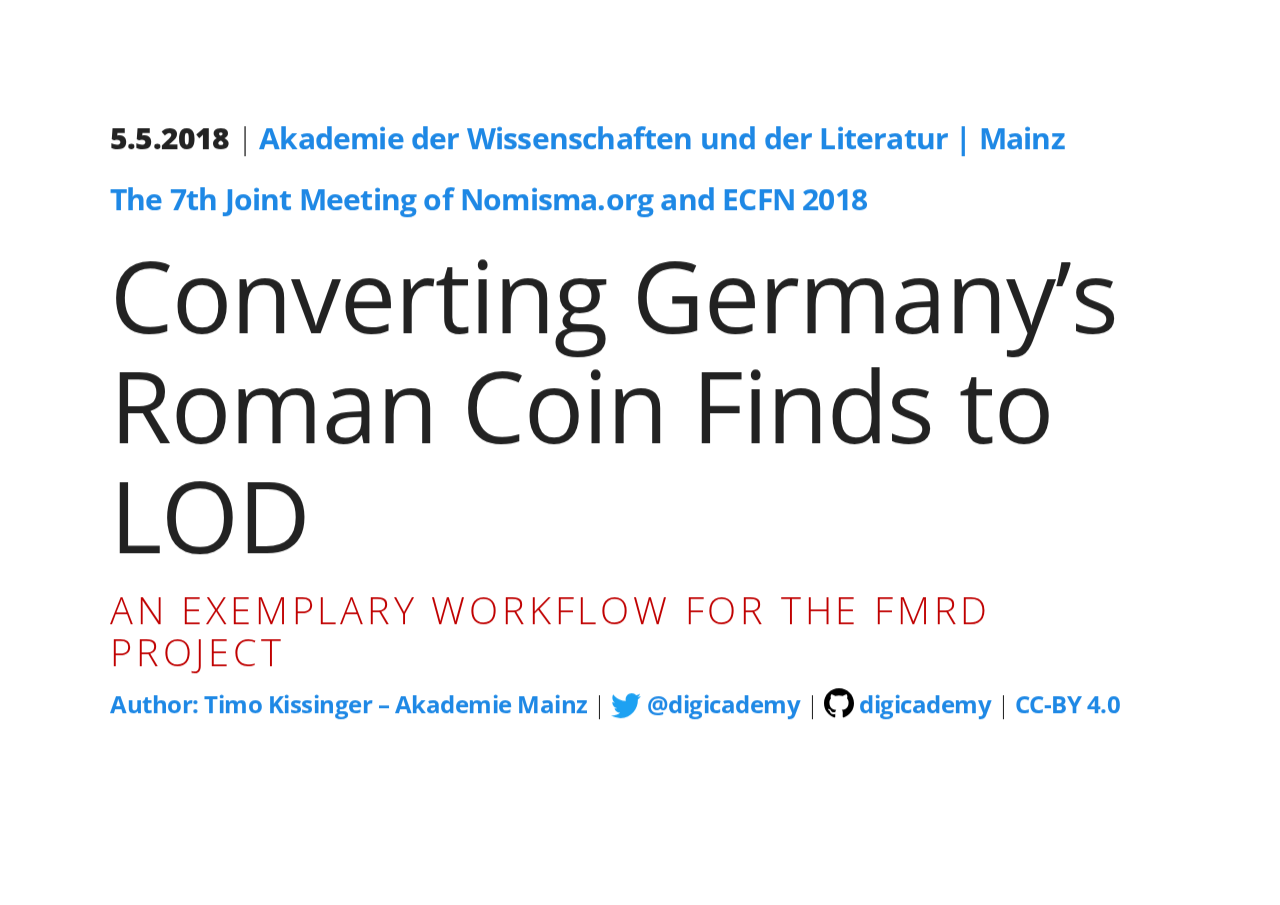
<file: index.html>
<!DOCTYPE html>
<html>
    <head>
        <title>Converting Germany’s Roman Coin Finds to LOD – an exemplary workflow for the FMRD project</title>

        <!-- meta information -->
        <meta name="author" content="AUTHOR" />
        <meta charset="utf-8" />
        <meta name="viewport" content="width=1024" />
        <meta name="apple-mobile-web-app-capable" content="yes" />

        <!-- favicons -->
        <link rel="shortcut icon" href="resources/img/favicon.png" />
        <link rel="apple-touch-icon" href="resources/img/apple-touch-icon.png" />

        <!-- CSS reset and grid -->
        <link href="vendor/normalize/normalize-4.1.1.css" rel="stylesheet" />
        <link href="vendor/skeleton/skeleton-2.0.4.css" rel="stylesheet" />

        <!-- fonts -->
        <link
            href="https://fonts.googleapis.com/css?family=Open+Sans:400,700,600,600italic,400italic,700italic,800,800italic&amp;subset=latin,latin-ext"
            rel="stylesheet" type="text/css" />

        <!-- presentation styles -->
        <link href="resources/css/style.css" rel="stylesheet" />

        <!-- other libraries -->

        <!-- chartist.js -->
        <link rel="stylesheet" href="vendor/chartist/chartist.min-0.9.7.css" />

        <!-- codemirror -->
        <link rel="stylesheet" href="vendor/codemirror/lib/codemirror.css" />
        <link rel="stylesheet" href="resources/css/codemirror-sparql.css" />

        <!-- highlight.js -->
        <link rel="stylesheet" href="vendor/highlight/styles/default.css" />

        <!-- magnific popup -->
        <link rel="stylesheet" href="vendor/magnific-popup/magnific-popup-1.1.0.css" />

        <!-- js libs that need to be in head -->

        <!-- greuler -->
        <script src="vendor/d3/d3-3.5.6.js"></script>
        <script src="vendor/cola/cola.v3.min.js"></script>
        <script src="vendor/greuler/greuler-0.5.5.min.js"></script>

        <!-- html5 dataset shim for IE -->
        <script src="vendor/impress/html5-dataset.js" type="text/javascript"></script>
    </head>

    <body>
        <div class="fallback-message">
            <p> Your browser <strong>doesn't support the features required</strong> by
                impress.mod.js, so you are presented with a simplified version of this presentation. </p>
            <p> For the best experience please use the latest <strong>Chrome</strong>,
                    <strong>Safari</strong> or <strong>Firefox</strong> browser. </p>
        </div>
        <div id="impress">
            <div class="step">
                <h4><strong>5.5.2018</strong> | <a href="http://www.adwmainz.de/startseite.html">Akademie der Wissenschaften und der Literatur | Mainz</a></h4>
                <script>
</script>
                <h4><strong><a href="http://www.museuprehistoriavalencia.es/web_mupreva/actividades/664/en">The 7th Joint Meeting of Nomisma.org and ECFN 2018</a></strong></h4>
                <h1 class="down-100">Converting Germany’s Roman Coin Finds to LOD</h1>
                <h2 class="red up-25">an exemplary workflow for the FMRD project</h2>
                <h5>
                    <strong><a href="http://www.adwmainz.de/mitarbeiterinnen/profil/timo-kissinger.html">Author: Timo
                        Kissinger – Akademie Mainz</a></strong> | 
                    <img src="resources/img/Twitter_bird_logo_2012.svg" alt="Twitter" class="twitter-icon" />
                    <a href="https://twitter.com/digicademy" title="Digital Academy on Twitter">@digicademy</a> |
                    <img src="resources/img/Octicons-mark-github.svg" alt="Twitter" class="gh-icon" />
                    <a href="https://github.com/digicademy/" title="Digital Academy on GitHub">digicademy</a> |
                    <a href="https://creativecommons.org/licenses/by/4.0/">CC-BY 4.0</a>
                </h5>
            </div>
            <div class="step">
                <h2>Workflow</h2>
                <div class="mfp-lightbox">
                    <a href="resources\img\uebersicht.png">
                        <img src="resources\img\uebersicht.png" alt="Workflow" />
                    </a>
                </div>
            </div>
            <div class="step">
                <h2>The FMRD project</h2>
                <ul>
                    <li>„Fundmünzen der Römischen Zeit in Deutschland“ (FMRD) was created in 1953 to record all Roman coins found in Germany</li>
                    <li>first Volume published 1960</li>
                    <li>from 1986 funded by the Academy of Sciences and Literature | Mainz</li>
                    <li>completed in 2009</li>
                    <li>the volumes are a rich archaeological and numismatic resource</li>
                </ul>
            </div>
            <div class="step">
                <h2>PDF</h2>
                <div class="mfp-lightbox">
                    <a href="resources\img\uebersicht1.png">
                        <img src="resources\img\uebersicht1.png" alt="PDF" />
                    </a>
                </div>
            </div>
            <div class="step">
                <h2>PDF</h2>
                <div class="mfp-lightbox">
                    <a href="resources\img\ScreenshotPDF_Galba.png">
                        <img src="resources\img\ScreenshotPDF_Galba.png" alt="PDF" />
                    </a>
                </div>
            </div>
            <div class="step">
                <h2>XML</h2>
                <div class="mfp-lightbox">
                    <a href="resources\img\uebersicht2.png.png">
                        <img src="resources\img\uebersicht2.png" alt="XML" />
                    </a>
                </div>
            </div>
            <div class="step">
                <h2>XML</h2>
                <div class="mfp-lightbox">
                    <a href="resources\img\ScreenshotXML_extrahiertGezoomt.jpg">
                        <img src="resources\img\ScreenshotXML_extrahiertGezoomt.jpg" alt="XML"
                            style="width: auto; height: 600px;" />
                    </a>
                </div>
            </div>
            <div class="step">
                <h2>CSV</h2>
                <div class="mfp-lightbox">
                    <a href="resources\img\uebersicht3.png">
                        <img src="resources\img\uebersicht3.png" alt="CSV" />
                    </a>
                </div>
            </div>
            <div class="step">
                <h2>CSV</h2>
                <div class="mfp-lightbox">
                    <a href="resources\img\ScreenshotCSVGezoomt.jpg">
                        <img src="resources\img\ScreenshotCSVGezoomt.jpg" alt="CSV" />
                    </a>
                </div>
            </div>
            <div class="step">
                <h2>compliant TEI/XML</h2>
                <div class="mfp-lightbox">
                    <a href="resources\img\uebersicht4.png">
                        <img src="resources\img\uebersicht4.png" alt="compliant TEI/XML"
                         />
                    </a>
                </div>
            </div>
            <div class="step">
                <h2>compliant TEI/XML</h2>
                <div class="mfp-lightbox">
                    <a href="resources\img\ScreenshotXML_fertigGezoomt.jpg">
                        <img src="resources\img\ScreenshotXML_fertigGezoomt.jpg"
                            alt="compliant TEI/XML" />
                    </a>
                </div>
            </div>
            <div class="step">
                <h2>LOD Model</h2>
                <div class="mfp-lightbox">
                    <a href="resources\img\uebersicht5.png">
                        <img src="resources\img\uebersicht5.png" alt="LOD Model" />
                    </a>
                </div>
            </div>
            <div class="step">
                <h2>LOD Model</h2>
                <div class="mfp-lightbox">
                    <a href="resources\img\ScreenshotNomismaOnt.jpg">
                        <img src="resources\img\ScreenshotNomismaOnt.jpg" alt="LOD Model" />
                    </a>
                </div>
            </div>
            <div class="step">
                <h2>XTriples / RDF</h2>
                <div class="mfp-lightbox">
                    <a href="resources\img\uebersicht6.png">
                        <img src="resources\img\uebersicht6.png" alt="XTriples / RDF" />
                    </a>
                </div>
            </div>
            <div class="step">
                <h2>XTriples / RDF</h2>
                <div class="mfp-lightbox">
                    <a href="resources\img\ScreenshotXTriplesMitStatement.jpg">
                        <img src="resources\img\ScreenshotXTriplesMitStatement.jpg" alt="XTriples / RDF" />
                    </a>
                </div>
            </div>
            <div class="step">
                <h2>rdf4j Triple Store</h2>
                <div class="mfp-lightbox">
                    <a href="resources\img\uebersicht7.png">
                        <img src="resources\img\uebersicht7.png" alt="rdf4j Triple Store"
                         />
                    </a>
                </div>
            </div>
            <div class="step">
                <h2>rdf4j Triple Store</h2>
                <div class="mfp-lightbox">
                    <a href="resources\img\ScreenshotRdf4jErgebnisGezoomed.jpg">
                        <img src="resources\img\ScreenshotRdf4jErgebnisGezoomed.jpg"
                            alt="rdf4j Triple Store" style="width: auto; height: 800px;" />
                    </a>
                </div>
            </div>
            <div class="step">
                <h2>Visualization with sgvizler and analysis</h2>
                <div class="mfp-lightbox">
                    <a href="resources\img\uebersicht8.png">
                        <img src="resources\img\uebersicht8.png"
                            alt="Visualization with sgvizler and analysis" />
                    </a>
                </div>
            </div>
            <div class="step">
                <div class="mfp-lightbox">
                    <a href="resources\img\ScreenshotRdf4jSparqlGezoomt.jpg">
                        <img src="resources\img\ScreenshotRdf4jSparqlGezoomt.jpg"
                            alt="Visualization with sgvizler and analysis" />
                    </a>
                </div>
            </div>
            <div class="step">
                <div class="mfp-lightbox">
                    <a href="resources\img\firstCentBC.jpg">
                        <img src="resources\img\firstCentBC.jpg"
                            alt="Visualization with sgvizler and analysis" />
                    </a>
                </div>
            </div>
            <div class="step">
                <div class="mfp-lightbox">
                    <a href="resources\img\firstAndSecondCent.jpg">
                        <img src="resources\img\firstAndSecondCent.jpg"
                            alt="Visualization with sgvizler and analysis" />
                    </a>
                </div>
            </div>
            <div class="step">
                <div class="mfp-lightbox">
                    <a href="resources\img\thirdAndfourthCen.jpg">
                        <img src="resources\img\thirdAndfourthCen.jpg"
                            alt="Visualization with sgvizler and analysis" />
                    </a>
                </div>
            </div>
            <div class="step">
                <div class="mfp-lightbox">
                    <a href="resources\img\fifthCen.jpg">
                        <img src="resources\img\fifthCen.jpg"
                            alt="Visualization with sgvizler and analysis" />
                    </a>
                </div>
            </div>
            <div class="step">
                <div class="centered">
                    <h1>F I N I S</h1>
                    <h2>Thank you</h2>
                </div>
            </div>
            <div class="step">
                <h2>Literature &amp; Software</h2>
                <h4>Literature and Links</h4>
                <ul class="small pull-up">
                    <li>
                        <a href="https://collections.museumvictoria.com.au/items/73035">Coin of
                            Galba</a>
                    </li>
                    <li>
                        <a href="http://nomisma.org/datasets">KENOM data set from nomisma.org (CC BY-NC-ND 4.0)</a>
                    </li>
                    <li>
                        <a
                            href="http://www.adwmainz.de/projekte/fundmuenzen-der-antike-fda/publikationen/fmrd/fmrd-iv-32-stadt-trier-die-sog-roemerbauten-3003-3020.html"
                            >M. Radnoti-Alföldi, Die Fundmünzen der römischen Zeit in Deutschland IV
                            3/2. Stadt und Reg.-Bez. Trier. Die Sog. Römerbauten (Mainz 2006).</a>
                    </li>
                    <li>
                        <a href="http://nomisma.org/">nomisma.org</a>
                    </li>
                    <li>
                        <a href="http://rdf4j.org/">rdf4j</a>
                    </li>
                    <li>
                        <a href="http://mgskjaeveland.github.io/sgvizler/">sgvizler</a>
                    </li>
                    <li>
                        <a href="http://xtriples.spatialhumanities.de/index.html">XTriples</a>
                    </li>
                </ul>
                <h4>Presentation software</h4>
                <ul class="small pull-up">
                    <li>
                        <a href="https://github.com/impress/impress.js">impress.js</a>
                    </li>
                </ul>
                <h4>License</h4>
                <ul class="small pull-up">
                    <li> License: <a href="https://creativecommons.org/licenses/by/4.0/">CC-BY
                            4.0</a>, Timo Kissinger </li>
                </ul>
            </div>
        </div>
        <!-- js libs -->
        <!-- chartist -->
        <script src="vendor/chartist/chartist.min-0.9.7.js"></script>
        <!-- codemirror -->
        <script src="vendor/codemirror/lib/codemirror.js"></script>
        <script src="vendor/codemirror/mode/sparql/sparql.js"></script>
        <!-- highlight -->
        <script src="vendor/highlight/highlight.pack-9.3.0.js"></script>
        <script>hljs.initHighlightingOnLoad();</script>
        <!-- jquery -->
        <script src="vendor/jquery/jquery-1.11.0.min.js"></script>
        <!-- magnific popup -->
        <script src="vendor/magnific-popup/jquery.magnific-popup.min-1.1.0.js"></script>
        <script src="resources/js/magnific-popup.lightbox.js"></script>
        <!-- sgvizler -->
        <script src="vendor/sgvizler/sgvizler.fork.js"></script>
        <!-- impress.mod.js -->
        <script src="vendor/impress/impress.fork.js"></script>
        <script src="vendor/impress/impress-slidenum.js"></script>
        <script>
        var obj = impress();
        obj.init();
        initSlideNo(obj);
    </script>
    </body>
</html>
</file>
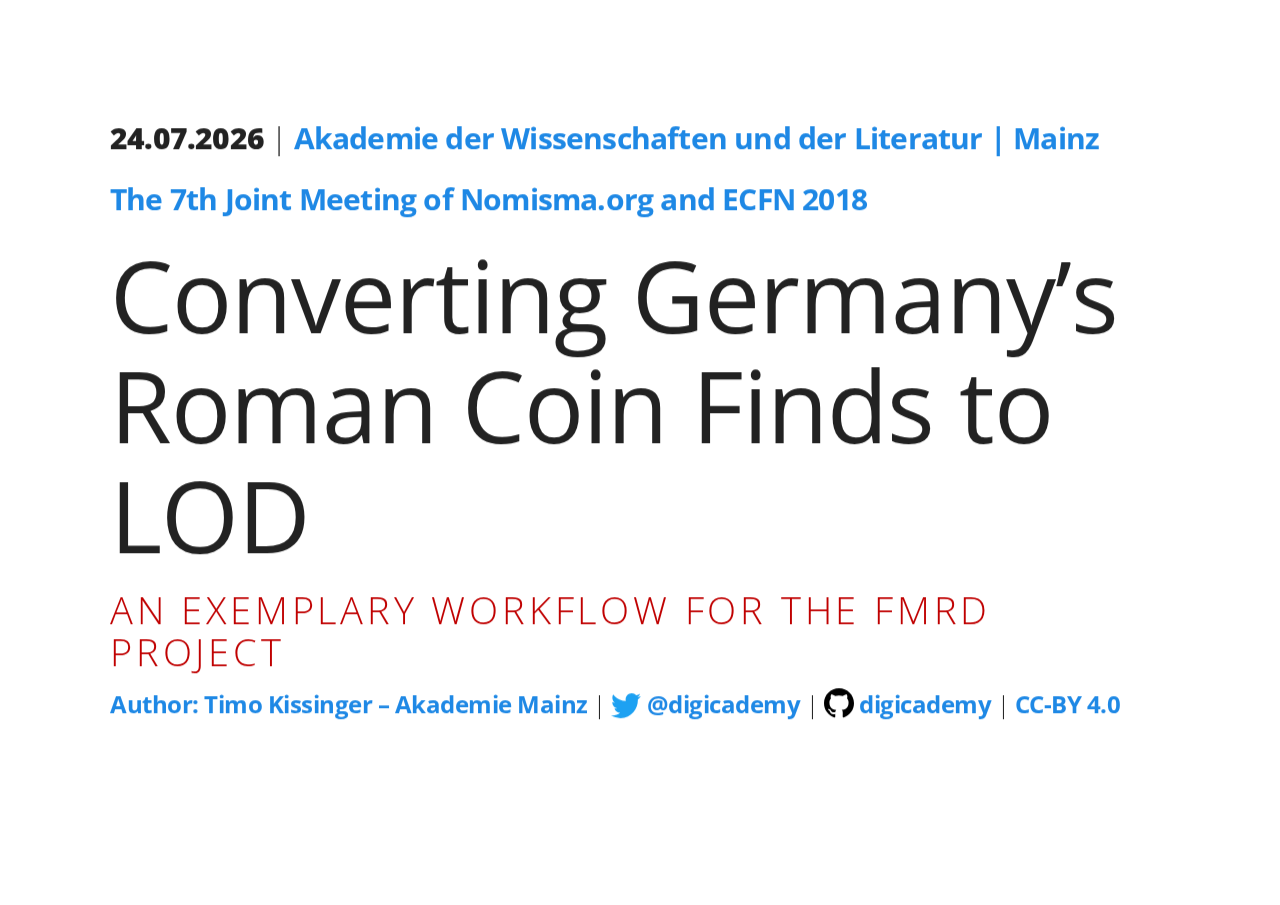
<file: impress-js-boilerplate-master/index.html>
<!DOCTYPE html>
<html>
    <head>
        <title>Converting Germany’s Roman Coin Finds to LOD – an exemplary workflow for the FMRD project</title>

        <!-- meta information -->
        <meta name="author" content="AUTHOR" />
        <meta charset="utf-8" />
        <meta name="viewport" content="width=1024" />
        <meta name="apple-mobile-web-app-capable" content="yes" />

        <!-- favicons -->
        <link rel="shortcut icon" href="resources/img/favicon.png" />
        <link rel="apple-touch-icon" href="resources/img/apple-touch-icon.png" />

        <!-- CSS reset and grid -->
        <link href="vendor/normalize/normalize-4.1.1.css" rel="stylesheet" />
        <link href="vendor/skeleton/skeleton-2.0.4.css" rel="stylesheet" />

        <!-- fonts -->
        <link
            href="https://fonts.googleapis.com/css?family=Open+Sans:400,700,600,600italic,400italic,700italic,800,800italic&amp;subset=latin,latin-ext"
            rel="stylesheet" type="text/css" />

        <!-- presentation styles -->
        <link href="resources/css/style.css" rel="stylesheet" />

        <!-- other libraries -->

        <!-- chartist.js -->
        <link rel="stylesheet" href="vendor/chartist/chartist.min-0.9.7.css" />

        <!-- codemirror -->
        <link rel="stylesheet" href="vendor/codemirror/lib/codemirror.css" />
        <link rel="stylesheet" href="resources/css/codemirror-sparql.css" />

        <!-- highlight.js -->
        <link rel="stylesheet" href="vendor/highlight/styles/default.css" />

        <!-- magnific popup -->
        <link rel="stylesheet" href="vendor/magnific-popup/magnific-popup-1.1.0.css" />

        <!-- js libs that need to be in head -->

        <!-- greuler -->
        <script src="vendor/d3/d3-3.5.6.js"></script>
        <script src="vendor/cola/cola.v3.min.js"></script>
        <script src="vendor/greuler/greuler-0.5.5.min.js"></script>

        <!-- html5 dataset shim for IE -->
        <script src="vendor/impress/html5-dataset.js" type="text/javascript"></script>
    </head>

    <body>
        <div class="fallback-message">
            <p> Your browser <strong>doesn't support the features required</strong> by
                impress.mod.js, so you are presented with a simplified version of this presentation. </p>
            <p> For the best experience please use the latest <strong>Chrome</strong>,
                    <strong>Safari</strong> or <strong>Firefox</strong> browser. </p>
        </div>
        <div id="impress">
            <div class="step">
                <h4><strong id="today"></strong> | <a href="http://www.adwmainz.de/startseite.html">Akademie der Wissenschaften und der Literatur | Mainz</a></h4>
                <script>
	var dt = new Date();
	document.getElementById("today").innerHTML = ("0" + dt.getDate()).slice(-2) + "." + ("0" + (dt.getMonth()+1)).slice(-2) + "." + dt.getFullYear();
</script>
                <h4><strong><a href="http://www.museuprehistoriavalencia.es/web_mupreva/actividades/664/en">The 7th Joint Meeting of Nomisma.org and ECFN 2018</a></strong></h4>
                <h1 class="down-100">Converting Germany’s Roman Coin Finds to LOD</h1>
                <h2 class="red up-25">an exemplary workflow for the FMRD project</h2>
                <h5>
                    <strong><a href="http://www.adwmainz.de/mitarbeiterinnen/profil/timo-kissinger.html">Author: Timo
                        Kissinger – Akademie Mainz</a></strong> | 
                    <img src="resources/img/Twitter_bird_logo_2012.svg" alt="Twitter" class="twitter-icon" />
                    <a href="https://twitter.com/digicademy" title="Digital Academy on Twitter">@digicademy</a> |
                    <img src="resources/img/Octicons-mark-github.svg" alt="Twitter" class="gh-icon" />
                    <a href="https://github.com/digicademy/" title="Digital Academy on GitHub">digicademy</a> |
                    <a href="https://creativecommons.org/licenses/by/4.0/">CC-BY 4.0</a>
                </h5>
            </div>
            <div class="step">
                <h2>Workflow</h2>
                <div class="mfp-lightbox">
                    <a href="resources\img\uebersicht.png">
                        <img src="resources\img\uebersicht.png" alt="Workflow" />
                    </a>
                </div>
            </div>
            <div class="step">
                <h2>The FMRD project</h2>
                <ul>
                    <li>„Fundmünzen der Römischen Zeit in Deutschland“ (FMRD) was created in 1953 to record all Roman coins found in Germany</li>
                    <li>first Volume published 1960</li>
                    <li>from 1986 funded by the Academy of Sciences and Literature | Mainz</li>
                    <li>completed in 2009</li>
                    <li>the volumes are a rich archaeological and numismatic resource</li>
                </ul>
            </div>
            <div class="step">
                <h2>PDF</h2>
                <div class="mfp-lightbox">
                    <a href="resources\img\uebersicht1.png">
                        <img src="resources\img\uebersicht1.png" alt="PDF" />
                    </a>
                </div>
            </div>
            <div class="step">
                <h2>PDF</h2>
                <div class="mfp-lightbox">
                    <a href="resources\img\ScreenshotPDF_Galba.png">
                        <img src="resources\img\ScreenshotPDF_Galba.png" alt="PDF" />
                    </a>
                </div>
            </div>
            <div class="step">
                <h2>XML</h2>
                <div class="mfp-lightbox">
                    <a href="resources\img\uebersicht2.png.png">
                        <img src="resources\img\uebersicht2.png" alt="XML" />
                    </a>
                </div>
            </div>
            <div class="step">
                <h2>XML</h2>
                <div class="mfp-lightbox">
                    <a href="resources\img\ScreenshotXML_extrahiertGezoomt.jpg">
                        <img src="resources\img\ScreenshotXML_extrahiertGezoomt.jpg" alt="XML"
                            style="width: auto; height: 600px;" />
                    </a>
                </div>
            </div>
            <div class="step">
                <h2>CSV</h2>
                <div class="mfp-lightbox">
                    <a href="resources\img\uebersicht3.png">
                        <img src="resources\img\uebersicht3.png" alt="CSV" />
                    </a>
                </div>
            </div>
            <div class="step">
                <h2>CSV</h2>
                <div class="mfp-lightbox">
                    <a href="resources\img\ScreenshotCSVGezoomt.jpg">
                        <img src="resources\img\ScreenshotCSVGezoomt.jpg" alt="CSV" />
                    </a>
                </div>
            </div>
            <div class="step">
                <h2>compliant TEI/XML</h2>
                <div class="mfp-lightbox">
                    <a href="resources\img\uebersicht4.png">
                        <img src="resources\img\uebersicht4.png" alt="compliant TEI/XML"
                         />
                    </a>
                </div>
            </div>
            <div class="step">
                <h2>compliant TEI/XML</h2>
                <div class="mfp-lightbox">
                    <a href="resources\img\ScreenshotXML_fertigGezoomt.jpg">
                        <img src="resources\img\ScreenshotXML_fertigGezoomt.jpg"
                            alt="compliant TEI/XML" />
                    </a>
                </div>
            </div>
            <div class="step">
                <h2>LOD Model</h2>
                <div class="mfp-lightbox">
                    <a href="resources\img\uebersicht5.png">
                        <img src="resources\img\uebersicht5.png" alt="LOD Model" />
                    </a>
                </div>
            </div>
            <div class="step">
                <h2>LOD Model</h2>
                <div class="mfp-lightbox">
                    <a href="resources\img\ScreenshotNomismaOnt.jpg">
                        <img src="resources\img\ScreenshotNomismaOnt.jpg" alt="LOD Model" />
                    </a>
                </div>
            </div>
            <div class="step">
                <h2>XTriples / RDF</h2>
                <div class="mfp-lightbox">
                    <a href="resources\img\uebersicht6.png">
                        <img src="resources\img\uebersicht6.png" alt="XTriples / RDF" />
                    </a>
                </div>
            </div>
            <div class="step">
                <h2>XTriples / RDF</h2>
                <div class="mfp-lightbox">
                    <a href="resources\img\ScreenshotXTriplesMitStatement.jpg">
                        <img src="resources\img\ScreenshotXTriplesMitStatement.jpg" alt="XTriples / RDF" />
                    </a>
                </div>
            </div>
            <div class="step">
                <h2>rdf4j Triple Store</h2>
                <div class="mfp-lightbox">
                    <a href="resources\img\uebersicht7.png">
                        <img src="resources\img\uebersicht7.png" alt="rdf4j Triple Store"
                         />
                    </a>
                </div>
            </div>
            <div class="step">
                <h2>rdf4j Triple Store</h2>
                <div class="mfp-lightbox">
                    <a href="resources\img\ScreenshotRdf4jErgebnisGezoomed.jpg">
                        <img src="resources\img\ScreenshotRdf4jErgebnisGezoomed.jpg"
                            alt="rdf4j Triple Store" style="width: auto; height: 800px;" />
                    </a>
                </div>
            </div>
            <div class="step">
                <h2>Visualization with sgvizler and analysis</h2>
                <div class="mfp-lightbox">
                    <a href="resources\img\uebersicht8.png">
                        <img src="resources\img\uebersicht8.png"
                            alt="Visualization with sgvizler and analysis" />
                    </a>
                </div>
            </div>
            <div class="step">
                <div class="mfp-lightbox">
                    <a href="resources\img\ScreenshotRdf4jSparqlGezoomt.jpg">
                        <img src="resources\img\ScreenshotRdf4jSparqlGezoomt.jpg"
                            alt="Visualization with sgvizler and analysis" />
                    </a>
                </div>
            </div>
            <div class="step">
                <div class="mfp-lightbox">
                    <a href="resources\img\firstCentBC.jpg">
                        <img src="resources\img\firstCentBC.jpg"
                            alt="Visualization with sgvizler and analysis" />
                    </a>
                </div>
            </div>
            <div class="step">
                <div class="mfp-lightbox">
                    <a href="resources\img\firstAndSecondCent.jpg">
                        <img src="resources\img\firstAndSecondCent.jpg"
                            alt="Visualization with sgvizler and analysis" />
                    </a>
                </div>
            </div>
            <div class="step">
                <div class="mfp-lightbox">
                    <a href="resources\img\thirdAndfourthCen.jpg">
                        <img src="resources\img\thirdAndfourthCen.jpg"
                            alt="Visualization with sgvizler and analysis" />
                    </a>
                </div>
            </div>
            <div class="step">
                <div class="mfp-lightbox">
                    <a href="resources\img\fifthCen.jpg">
                        <img src="resources\img\fifthCen.jpg"
                            alt="Visualization with sgvizler and analysis" />
                    </a>
                </div>
            </div>
            <div class="step">
                <div class="centered">
                    <h1>F I N I S</h1>
                    <h2>Thank you</h2>
                </div>
            </div>
            <div class="step">
                <h2>Literature &amp; Software</h2>
                <h4>Literature and Links</h4>
                <ul class="small pull-up">
                    <li>
                        <a href="https://collections.museumvictoria.com.au/items/73035">Coin of
                            Galba</a>
                    </li>
                    <li>
                        <a href="http://nomisma.org/datasets">KENOM data set from nomisma.org (CC BY-NC-ND 4.0)</a>
                    </li>
                    <li>
                        <a
                            href="http://www.adwmainz.de/projekte/fundmuenzen-der-antike-fda/publikationen/fmrd/fmrd-iv-32-stadt-trier-die-sog-roemerbauten-3003-3020.html"
                            >M. Radnoti-Alföldi, Die Fundmünzen der römischen Zeit in Deutschland IV
                            3/2. Stadt und Reg.-Bez. Trier. Die Sog. Römerbauten (Mainz 2006).</a>
                    </li>
                    <li>
                        <a href="http://nomisma.org/">nomisma.org</a>
                    </li>
                    <li>
                        <a href="http://rdf4j.org/">rdf4j</a>
                    </li>
                    <li>
                        <a href="http://mgskjaeveland.github.io/sgvizler/">sgvizler</a>
                    </li>
                    <li>
                        <a href="http://xtriples.spatialhumanities.de/index.html">XTriples</a>
                    </li>
                </ul>
                <h4>Presentation software</h4>
                <ul class="small pull-up">
                    <li>
                        <a href="https://github.com/impress/impress.js">impress.js</a>
                    </li>
                </ul>
                <h4>License</h4>
                <ul class="small pull-up">
                    <li> License: <a href="https://creativecommons.org/licenses/by/4.0/">CC-BY
                            4.0</a>, Timo Kissinger </li>
                </ul>
            </div>
        </div>
        <!-- js libs -->
        <!-- chartist -->
        <script src="vendor/chartist/chartist.min-0.9.7.js"></script>
        <!-- codemirror -->
        <script src="vendor/codemirror/lib/codemirror.js"></script>
        <script src="vendor/codemirror/mode/sparql/sparql.js"></script>
        <!-- highlight -->
        <script src="vendor/highlight/highlight.pack-9.3.0.js"></script>
        <script>hljs.initHighlightingOnLoad();</script>
        <!-- jquery -->
        <script src="vendor/jquery/jquery-1.11.0.min.js"></script>
        <!-- magnific popup -->
        <script src="vendor/magnific-popup/jquery.magnific-popup.min-1.1.0.js"></script>
        <script src="resources/js/magnific-popup.lightbox.js"></script>
        <!-- sgvizler -->
        <script src="vendor/sgvizler/sgvizler.fork.js"></script>
        <!-- impress.mod.js -->
        <script src="vendor/impress/impress.fork.js"></script>
        <script src="vendor/impress/impress-slidenum.js"></script>
        <script>
        var obj = impress();
        obj.init();
        initSlideNo(obj);
    </script>
    </body>
</html>
</file>
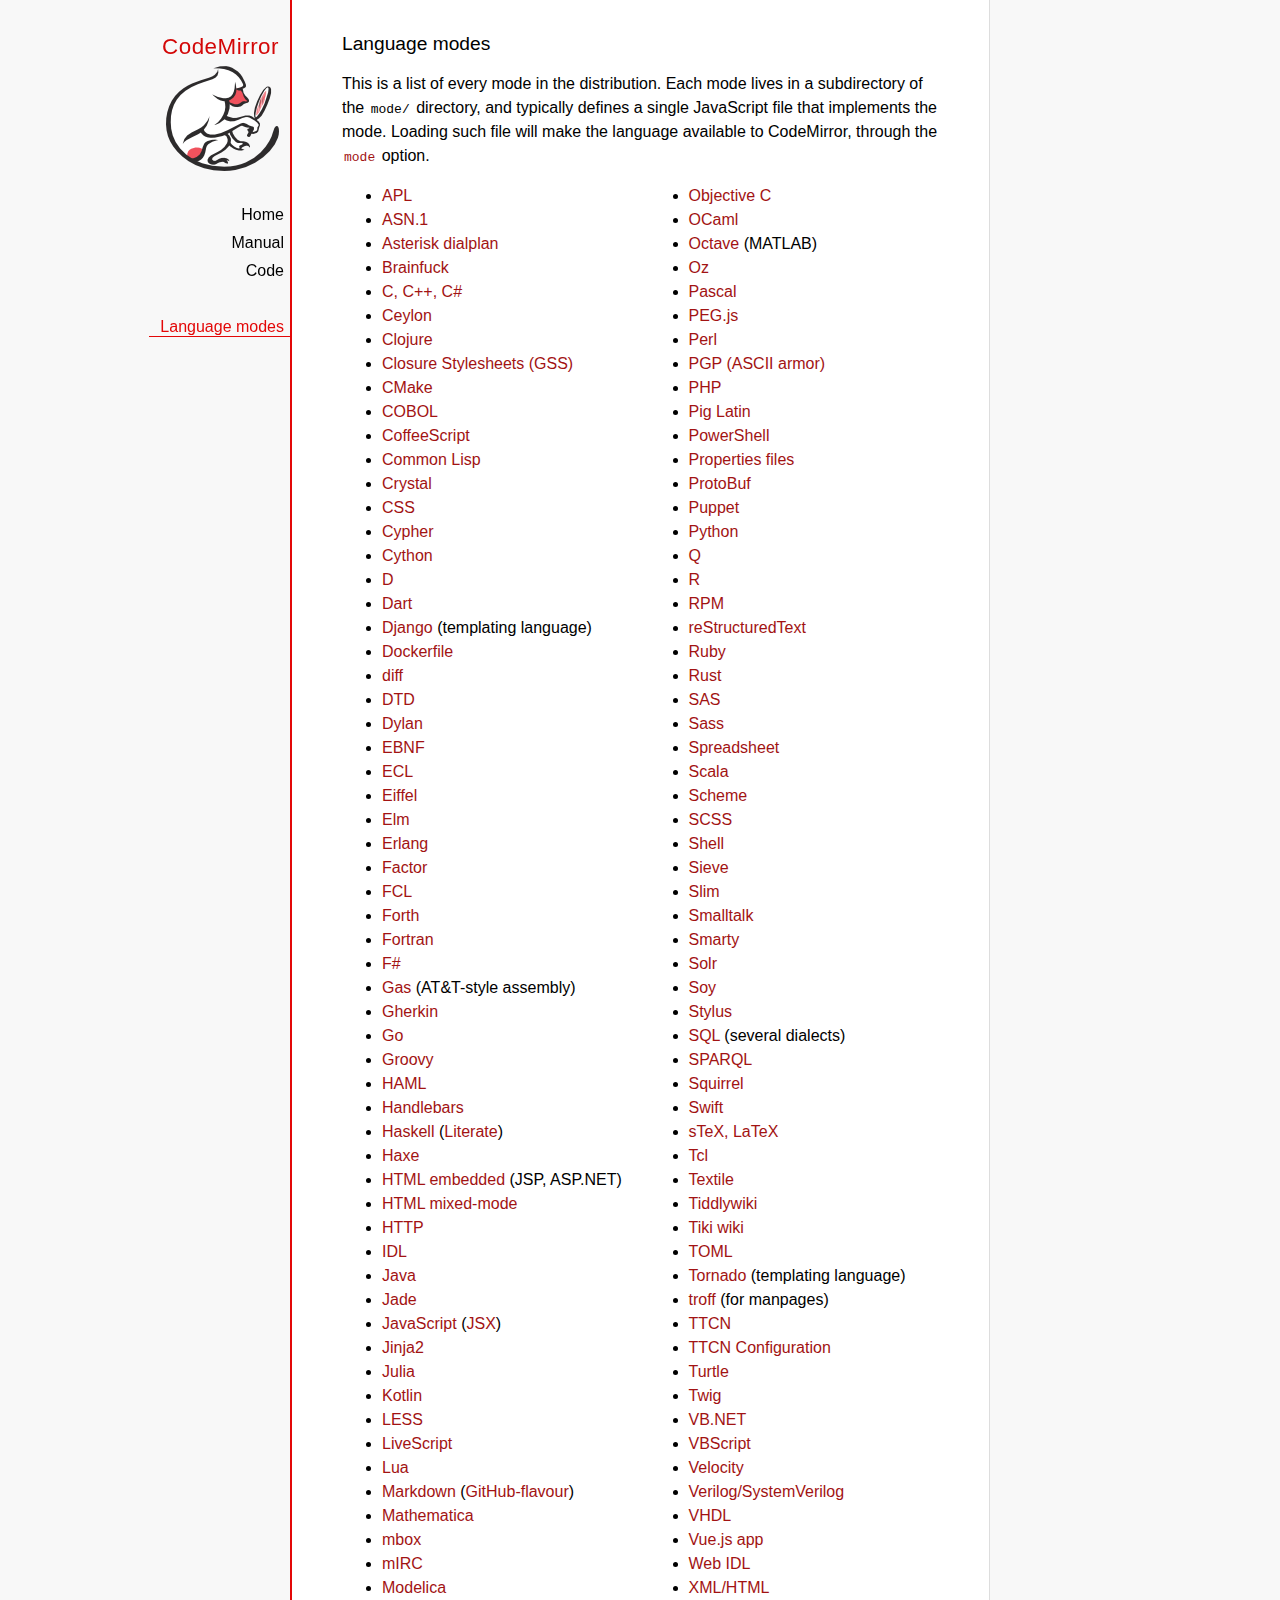
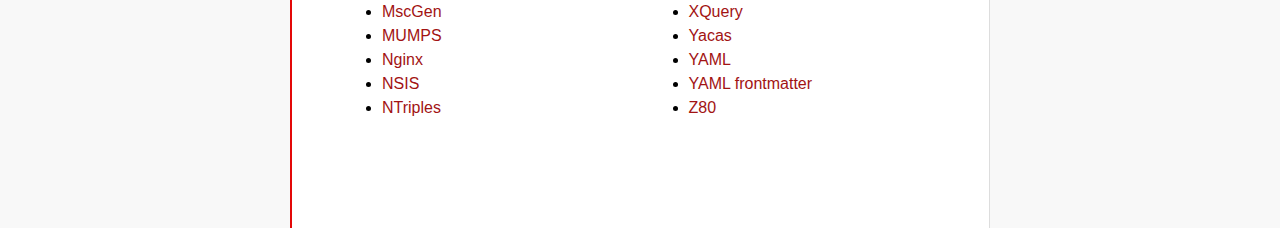
<file: vendor/codemirror/mode/index.html>
<!doctype html>

<title>CodeMirror: Language Modes</title>
<meta charset="utf-8"/>
<link rel=stylesheet href="../doc/docs.css">

<div id=nav>
  <a href="http://codemirror.net"><h1>CodeMirror</h1><img id=logo src="../doc/logo.png"></a>

  <ul>
    <li><a href="../index.html">Home</a>
    <li><a href="../doc/manual.html">Manual</a>
    <li><a href="https://github.com/codemirror/codemirror">Code</a>
  </ul>
  <ul>
    <li><a class=active href="#">Language modes</a>
  </ul>
</div>

<article>

  <h2>Language modes</h2>

  <p>This is a list of every mode in the distribution. Each mode lives
in a subdirectory of the <code>mode/</code> directory, and typically
defines a single JavaScript file that implements the mode. Loading
such file will make the language available to CodeMirror, through
the <a href="../doc/manual.html#option_mode"><code>mode</code></a>
option.</p>

  <div style="-webkit-columns: 100px 2; -moz-columns: 100px 2; columns: 100px 2;">
    <ul style="margin-top: 0">
      <li><a href="apl/index.html">APL</a></li>
      <li><a href="asn.1/index.html">ASN.1</a></li>
      <li><a href="asterisk/index.html">Asterisk dialplan</a></li>
      <li><a href="brainfuck/index.html">Brainfuck</a></li>
      <li><a href="clike/index.html">C, C++, C#</a></li>
      <li><a href="clike/index.html">Ceylon</a></li>
      <li><a href="clojure/index.html">Clojure</a></li>
      <li><a href="css/gss.html">Closure Stylesheets (GSS)</a></li>
      <li><a href="cmake/index.html">CMake</a></li>
      <li><a href="cobol/index.html">COBOL</a></li>
      <li><a href="coffeescript/index.html">CoffeeScript</a></li>
      <li><a href="commonlisp/index.html">Common Lisp</a></li>
      <li><a href="crystal/index.html">Crystal</a></li>
      <li><a href="css/index.html">CSS</a></li>
      <li><a href="cypher/index.html">Cypher</a></li>
      <li><a href="python/index.html">Cython</a></li>
      <li><a href="d/index.html">D</a></li>
      <li><a href="dart/index.html">Dart</a></li>
      <li><a href="django/index.html">Django</a> (templating language)</li>
      <li><a href="dockerfile/index.html">Dockerfile</a></li>
      <li><a href="diff/index.html">diff</a></li>
      <li><a href="dtd/index.html">DTD</a></li>
      <li><a href="dylan/index.html">Dylan</a></li>
      <li><a href="ebnf/index.html">EBNF</a></li>
      <li><a href="ecl/index.html">ECL</a></li>
      <li><a href="eiffel/index.html">Eiffel</a></li>
      <li><a href="elm/index.html">Elm</a></li>
      <li><a href="erlang/index.html">Erlang</a></li>
      <li><a href="factor/index.html">Factor</a></li>
      <li><a href="fcl/index.html">FCL</a></li>
      <li><a href="forth/index.html">Forth</a></li>
      <li><a href="fortran/index.html">Fortran</a></li>
      <li><a href="mllike/index.html">F#</a></li>
      <li><a href="gas/index.html">Gas</a> (AT&amp;T-style assembly)</li>
      <li><a href="gherkin/index.html">Gherkin</a></li>
      <li><a href="go/index.html">Go</a></li>
      <li><a href="groovy/index.html">Groovy</a></li>
      <li><a href="haml/index.html">HAML</a></li>
      <li><a href="handlebars/index.html">Handlebars</a></li>
      <li><a href="haskell/index.html">Haskell</a> (<a href="haskell-literate/index.html">Literate</a>)</li>
      <li><a href="haxe/index.html">Haxe</a></li>
      <li><a href="htmlembedded/index.html">HTML embedded</a> (JSP, ASP.NET)</li>
      <li><a href="htmlmixed/index.html">HTML mixed-mode</a></li>
      <li><a href="http/index.html">HTTP</a></li>
      <li><a href="idl/index.html">IDL</a></li>
      <li><a href="clike/index.html">Java</a></li>
      <li><a href="jade/index.html">Jade</a></li>
      <li><a href="javascript/index.html">JavaScript</a> (<a href="jsx/index.html">JSX</a>)</li>
      <li><a href="jinja2/index.html">Jinja2</a></li>
      <li><a href="julia/index.html">Julia</a></li>
      <li><a href="kotlin/index.html">Kotlin</a></li>
      <li><a href="css/less.html">LESS</a></li>
      <li><a href="livescript/index.html">LiveScript</a></li>
      <li><a href="lua/index.html">Lua</a></li>
      <li><a href="markdown/index.html">Markdown</a> (<a href="gfm/index.html">GitHub-flavour</a>)</li>
      <li><a href="mathematica/index.html">Mathematica</a></li>
      <li><a href="mbox/index.html">mbox</a></li>
      <li><a href="mirc/index.html">mIRC</a></li>
      <li><a href="modelica/index.html">Modelica</a></li>
      <li><a href="mscgen/index.html">MscGen</a></li>
      <li><a href="mumps/index.html">MUMPS</a></li>
      <li><a href="nginx/index.html">Nginx</a></li>
      <li><a href="nsis/index.html">NSIS</a></li>
      <li><a href="ntriples/index.html">NTriples</a></li>
      <li><a href="clike/index.html">Objective C</a></li>
      <li><a href="mllike/index.html">OCaml</a></li>
      <li><a href="octave/index.html">Octave</a> (MATLAB)</li>
      <li><a href="oz/index.html">Oz</a></li>
      <li><a href="pascal/index.html">Pascal</a></li>
      <li><a href="pegjs/index.html">PEG.js</a></li>
      <li><a href="perl/index.html">Perl</a></li>
      <li><a href="asciiarmor/index.html">PGP (ASCII armor)</a></li>
      <li><a href="php/index.html">PHP</a></li>
      <li><a href="pig/index.html">Pig Latin</a></li>
      <li><a href="powershell/index.html">PowerShell</a></li>
      <li><a href="properties/index.html">Properties files</a></li>
      <li><a href="protobuf/index.html">ProtoBuf</a></li>
      <li><a href="puppet/index.html">Puppet</a></li>
      <li><a href="python/index.html">Python</a></li>
      <li><a href="q/index.html">Q</a></li>
      <li><a href="r/index.html">R</a></li>
      <li><a href="rpm/index.html">RPM</a></li>
      <li><a href="rst/index.html">reStructuredText</a></li>
      <li><a href="ruby/index.html">Ruby</a></li>
      <li><a href="rust/index.html">Rust</a></li>
      <li><a href="sas/index.html">SAS</a></li>
      <li><a href="sass/index.html">Sass</a></li>
      <li><a href="spreadsheet/index.html">Spreadsheet</a></li>
      <li><a href="clike/scala.html">Scala</a></li>
      <li><a href="scheme/index.html">Scheme</a></li>
      <li><a href="css/scss.html">SCSS</a></li>
      <li><a href="shell/index.html">Shell</a></li>
      <li><a href="sieve/index.html">Sieve</a></li>
      <li><a href="slim/index.html">Slim</a></li>
      <li><a href="smalltalk/index.html">Smalltalk</a></li>
      <li><a href="smarty/index.html">Smarty</a></li>
      <li><a href="solr/index.html">Solr</a></li>
      <li><a href="soy/index.html">Soy</a></li>
      <li><a href="stylus/index.html">Stylus</a></li>
      <li><a href="sql/index.html">SQL</a> (several dialects)</li>
      <li><a href="sparql/index.html">SPARQL</a></li>
      <li><a href="clike/index.html">Squirrel</a></li>
      <li><a href="swift/index.html">Swift</a></li>
      <li><a href="stex/index.html">sTeX, LaTeX</a></li>
      <li><a href="tcl/index.html">Tcl</a></li>
      <li><a href="textile/index.html">Textile</a></li>
      <li><a href="tiddlywiki/index.html">Tiddlywiki</a></li>
      <li><a href="tiki/index.html">Tiki wiki</a></li>
      <li><a href="toml/index.html">TOML</a></li>
      <li><a href="tornado/index.html">Tornado</a> (templating language)</li>
      <li><a href="troff/index.html">troff</a> (for manpages)</li>
      <li><a href="ttcn/index.html">TTCN</a></li>
      <li><a href="ttcn-cfg/index.html">TTCN Configuration</a></li>
      <li><a href="turtle/index.html">Turtle</a></li>
      <li><a href="twig/index.html">Twig</a></li>
      <li><a href="vb/index.html">VB.NET</a></li>
      <li><a href="vbscript/index.html">VBScript</a></li>
      <li><a href="velocity/index.html">Velocity</a></li>
      <li><a href="verilog/index.html">Verilog/SystemVerilog</a></li>
      <li><a href="vhdl/index.html">VHDL</a></li>
      <li><a href="vue/index.html">Vue.js app</a></li>
      <li><a href="webidl/index.html">Web IDL</a></li>
      <li><a href="xml/index.html">XML/HTML</a></li>
      <li><a href="xquery/index.html">XQuery</a></li>
      <li><a href="yacas/index.html">Yacas</a></li>
      <li><a href="yaml/index.html">YAML</a></li>
      <li><a href="yaml-frontmatter/index.html">YAML frontmatter</a></li>
      <li><a href="z80/index.html">Z80</a></li>
    </ul>
  </div>

</article>
</file>
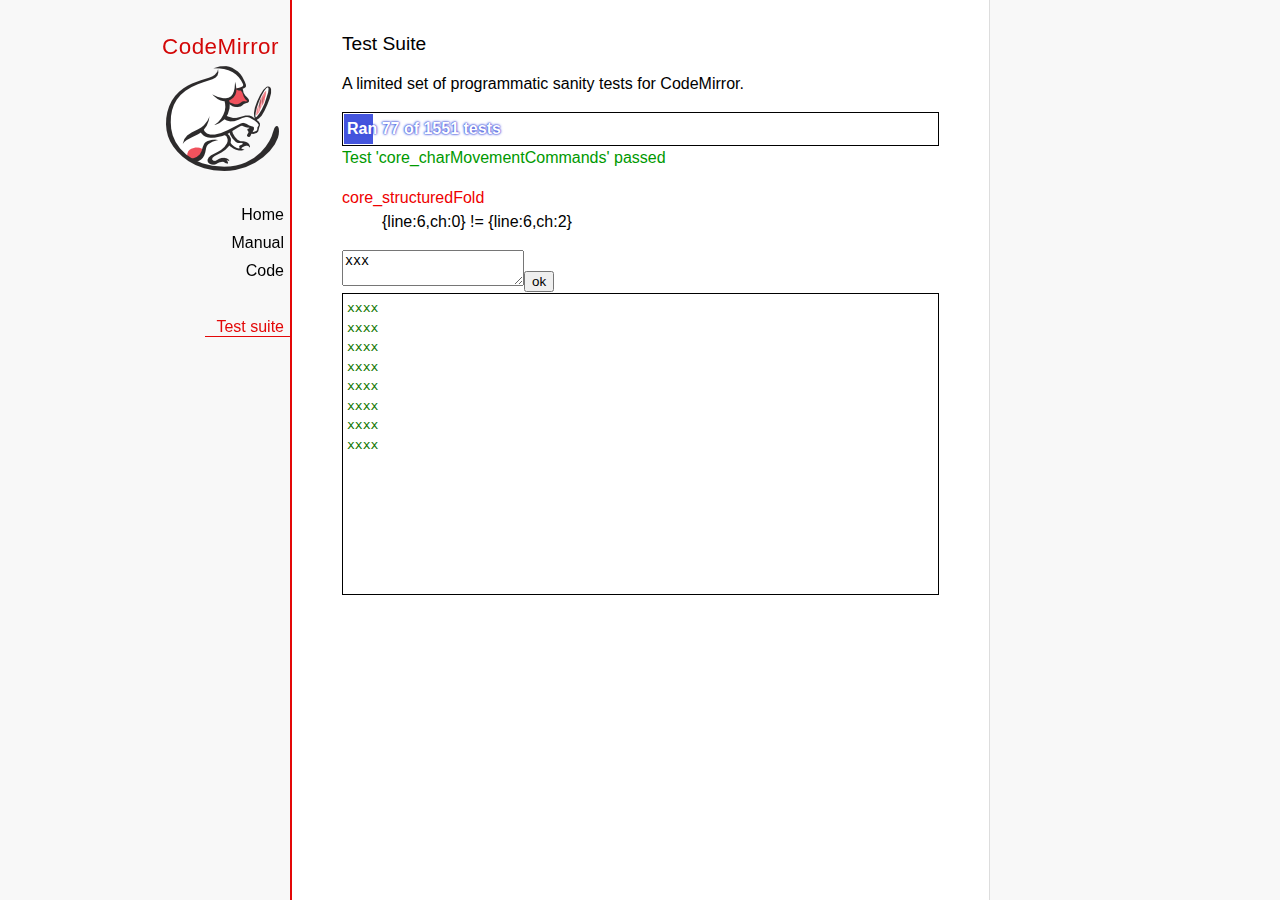
<file: vendor/codemirror/test/index.html>
<!doctype html>

<meta charset="utf-8"/>
<title>CodeMirror: Test Suite</title>
<link rel=stylesheet href="../doc/docs.css">

<link rel="stylesheet" href="../lib/codemirror.css">
<link rel="stylesheet" href="mode_test.css">
<script src="../doc/activebookmark.js"></script>
<script src="../lib/codemirror.js"></script>
<script src="../mode/meta.js"></script>
<script src="../addon/mode/overlay.js"></script>
<script src="../addon/mode/multiplex.js"></script>
<script src="../addon/search/searchcursor.js"></script>
<script src="../addon/dialog/dialog.js"></script>
<script src="../addon/edit/matchbrackets.js"></script>
<script src="../addon/hint/sql-hint.js"></script>
<script src="../addon/comment/comment.js"></script>
<script src="../addon/mode/simple.js"></script>
<script src="../mode/css/css.js"></script>
<script src="../mode/clike/clike.js"></script>
<!-- clike must be after css or vim and sublime tests will fail -->
<script src="../mode/gfm/gfm.js"></script>
<script src="../mode/haml/haml.js"></script>
<script src="../mode/htmlmixed/htmlmixed.js"></script>
<script src="../mode/javascript/javascript.js"></script>
<script src="../mode/jsx/jsx.js"></script>
<script src="../mode/markdown/markdown.js"></script>
<script src="../mode/php/php.js"></script>
<script src="../mode/python/python.js"></script>
<script src="../mode/powershell/powershell.js"></script>
<script src="../mode/ruby/ruby.js"></script>
<script src="../mode/shell/shell.js"></script>
<script src="../mode/slim/slim.js"></script>
<script src="../mode/sql/sql.js"></script>
<script src="../mode/stex/stex.js"></script>
<script src="../mode/textile/textile.js"></script>
<script src="../mode/verilog/verilog.js"></script>
<script src="../mode/xml/xml.js"></script>
<script src="../mode/xquery/xquery.js"></script>
<script src="../keymap/emacs.js"></script>
<script src="../keymap/sublime.js"></script>
<script src="../keymap/vim.js"></script>
<script src="../mode/rust/rust.js"></script>
<script src="../mode/mscgen/mscgen.js"></script>
<script src="../mode/dylan/dylan.js"></script>

<style type="text/css">
  .ok {color: #090;}
  .fail {color: #e00;}
  .error {color: #c90;}
  .done {font-weight: bold;}
  #progress {
  background: #45d;
  color: white;
  text-shadow: 0 0 1px #45d, 0 0 2px #45d, 0 0 3px #45d;
  font-weight: bold;
  white-space: pre;
  }
  #testground {
  visibility: hidden;
  }
  #testground.offscreen {
  visibility: visible;
  position: absolute;
  left: -10000px;
  top: -10000px;
  }
  .CodeMirror { border: 1px solid black; }
</style>

<div id=nav>
  <a href="http://codemirror.net"><h1>CodeMirror</h1><img id=logo src="../doc/logo.png"></a>

  <ul>
    <li><a href="../index.html">Home</a>
    <li><a href="../doc/manual.html">Manual</a>
    <li><a href="https://github.com/codemirror/codemirror">Code</a>
  </ul>
  <ul>
    <li><a class=active href="#">Test suite</a>
  </ul>
</div>

<article>
  <h2>Test Suite</h2>

    <p>A limited set of programmatic sanity tests for CodeMirror.</p>

    <div style="border: 1px solid black; padding: 1px; max-width: 700px;">
      <div style="width: 0px;" id=progress><div style="padding: 3px;">Ran <span id="progress_ran">0</span><span id="progress_total"> of 0</span> tests</div></div>
    </div>
    <p id=status>Please enable JavaScript...</p>
    <div id=output></div>

    <div id=testground></div>

    <script src="driver.js"></script>
    <script src="test.js"></script>
    <script src="doc_test.js"></script>
    <script src="multi_test.js"></script>
    <script src="scroll_test.js"></script>
    <script src="comment_test.js"></script>
    <script src="search_test.js"></script>
    <script src="mode_test.js"></script>

    <script src="../mode/clike/test.js"></script>
    <script src="../mode/css/test.js"></script>
    <script src="../mode/css/gss_test.js"></script>
    <script src="../mode/css/scss_test.js"></script>
    <script src="../mode/css/less_test.js"></script>
    <script src="../mode/gfm/test.js"></script>
    <script src="../mode/haml/test.js"></script>
    <script src="../mode/javascript/test.js"></script>
    <script src="../mode/jsx/test.js"></script>
    <script src="../mode/markdown/test.js"></script>
    <script src="../mode/php/test.js"></script>
    <script src="../mode/powershell/test.js"></script>
    <script src="../mode/ruby/test.js"></script>
    <script src="../mode/shell/test.js"></script>
    <script src="../mode/slim/test.js"></script>
    <script src="../mode/stex/test.js"></script>
    <script src="../mode/textile/test.js"></script>
    <script src="../mode/verilog/test.js"></script>
    <script src="../mode/xml/test.js"></script>
    <script src="../mode/xquery/test.js"></script>
    <script src="../mode/python/test.js"></script>
    <script src="../mode/rust/test.js"></script>
    <script src="../mode/mscgen/mscgen_test.js"></script>
    <script src="../mode/mscgen/xu_test.js"></script>
    <script src="../mode/mscgen/msgenny_test.js"></script>
    <script src="../mode/dylan/test.js"></script>
    <script src="../addon/mode/multiplex_test.js"></script>
    <script src="emacs_test.js"></script>
    <script src="sql-hint-test.js"></script>
    <script src="sublime_test.js"></script>
    <script src="vim_test.js"></script>
    <script>
      window.onload = runHarness;
      CodeMirror.on(window, 'hashchange', runHarness);

      function esc(str) {
        return str.replace(/[<&]/, function(ch) { return ch == "<" ? "&lt;" : "&amp;"; });
      }

      var output = document.getElementById("output"),
          progress = document.getElementById("progress"),
          progressRan = document.getElementById("progress_ran").childNodes[0],
          progressTotal = document.getElementById("progress_total").childNodes[0];
      var count = 0,
          failed = 0,
          skipped = 0,
          bad = "",
          running = false, // Flag that states tests are running
          quit = false, // Flag to quit tests ASAP
          verbose = false; // Adds message for *every* test to output

      function runHarness(){
        if (running) {
          quit = true;
          setStatus("Restarting tests...", '', true);
          setTimeout(function(){runHarness();}, 500);
          return;
        }
        filters = [];
        verbose = false;
        if (window.location.hash.substr(1)){
          var strings = window.location.hash.substr(1).split(",");
          while (strings.length) {
            var s = strings.shift();
            if (s === "verbose")
              verbose = true;
            else
              filters.push(parseTestFilter(decodeURIComponent(s)));
          }
        }
        quit = false;
        running = true;
        setStatus("Loading tests...");
        count = 0;
        failed = 0;
        skipped = 0;
        bad = "";
        totalTests = countTests();
        progressTotal.nodeValue = " of " + totalTests;
        progressRan.nodeValue = count;
        output.innerHTML = '';
        document.getElementById("testground").innerHTML = "<form>" +
          "<textarea id=\"code\" name=\"code\"></textarea>" +
          "<input type=submit value=ok name=submit>" +
          "</form>";
        runTests(displayTest);
      }

      function setStatus(message, className, force){
        if (quit && !force) return;
        if (!message) throw("must provide message");
        var status = document.getElementById("status").childNodes[0];
        status.nodeValue = message;
        status.parentNode.className = className;
      }
      function addOutput(name, className, code){
        var newOutput = document.createElement("dl");
        var newTitle = document.createElement("dt");
        newTitle.className = className;
        newTitle.appendChild(document.createTextNode(name));
        newOutput.appendChild(newTitle);
        var newMessage = document.createElement("dd");
        newMessage.innerHTML = code;
        newOutput.appendChild(newTitle);
        newOutput.appendChild(newMessage);
        output.appendChild(newOutput);
      }
      function displayTest(type, name, customMessage) {
        var message = "???";
        if (type != "done" && type != "skipped") ++count;
        progress.style.width = (count * (progress.parentNode.clientWidth - 2) / totalTests) + "px";
        progressRan.nodeValue = count;
        if (type == "ok") {
          message = "Test '" + name + "' passed";
          if (!verbose) customMessage = false;
        } else if (type == "skipped") {
          message = "Test '" + name + "' skipped";
          ++skipped;
          if (!verbose) customMessage = false;
        } else if (type == "expected") {
          message = "Test '" + name + "' failed as expected";
          if (!verbose) customMessage = false;
        } else if (type == "error" || type == "fail") {
          ++failed;
          message = "Test '" + name + "' failed";
        } else if (type == "done") {
          if (failed) {
            type += " fail";
            message = failed + " failure" + (failed > 1 ? "s" : "");
          } else if (count < totalTests) {
            failed = totalTests - count;
            type += " fail";
            message = failed + " failure" + (failed > 1 ? "s" : "");
          } else {
            type += " ok";
            message = "All passed";
            if (skipped) {
              message += " (" + skipped + " skipped)";
            }
          }
          progressTotal.nodeValue = '';
          customMessage = true; // Hack to avoid adding to output
        }
        if (verbose && !customMessage)  customMessage = message;
        setStatus(message, type);
        if (customMessage && customMessage.length > 0) {
          addOutput(name, type, customMessage);
        }
      }
    </script>

</article>
</file>
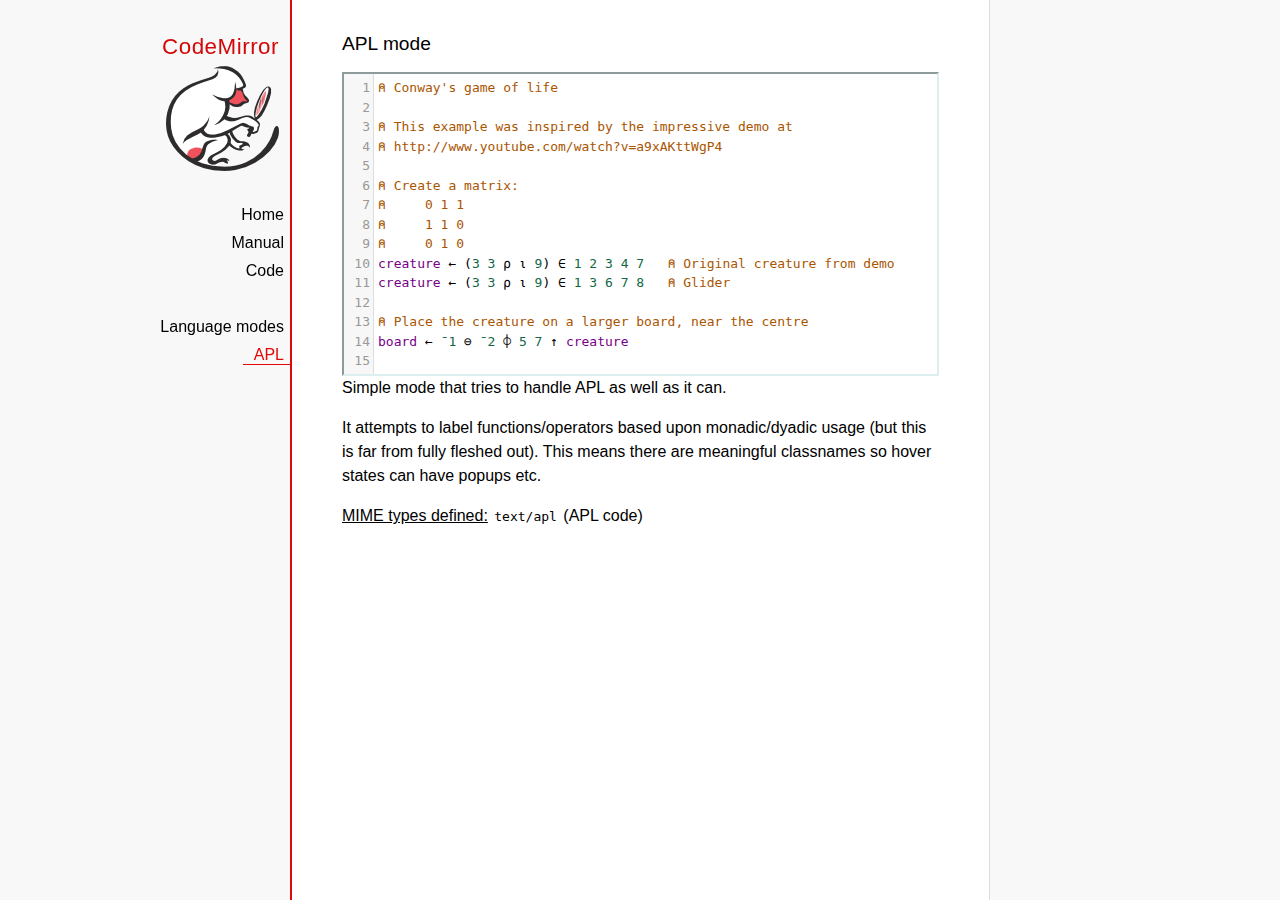
<file: vendor/codemirror/mode/apl/index.html>
<!doctype html>

<title>CodeMirror: APL mode</title>
<meta charset="utf-8"/>
<link rel=stylesheet href="../../doc/docs.css">

<link rel="stylesheet" href="../../lib/codemirror.css">
<script src="../../lib/codemirror.js"></script>
<script src="../../addon/edit/matchbrackets.js"></script>
<script src="./apl.js"></script>
<style>
	.CodeMirror { border: 2px inset #dee; }
    </style>
<div id=nav>
  <a href="http://codemirror.net"><h1>CodeMirror</h1><img id=logo src="../../doc/logo.png"></a>

  <ul>
    <li><a href="../../index.html">Home</a>
    <li><a href="../../doc/manual.html">Manual</a>
    <li><a href="https://github.com/codemirror/codemirror">Code</a>
  </ul>
  <ul>
    <li><a href="../index.html">Language modes</a>
    <li><a class=active href="#">APL</a>
  </ul>
</div>

<article>
<h2>APL mode</h2>
<form><textarea id="code" name="code">
⍝ Conway's game of life

⍝ This example was inspired by the impressive demo at
⍝ http://www.youtube.com/watch?v=a9xAKttWgP4

⍝ Create a matrix:
⍝     0 1 1
⍝     1 1 0
⍝     0 1 0
creature ← (3 3 ⍴ ⍳ 9) ∈ 1 2 3 4 7   ⍝ Original creature from demo
creature ← (3 3 ⍴ ⍳ 9) ∈ 1 3 6 7 8   ⍝ Glider

⍝ Place the creature on a larger board, near the centre
board ← ¯1 ⊖ ¯2 ⌽ 5 7 ↑ creature

⍝ A function to move from one generation to the next
life ← {∨/ 1 ⍵ ∧ 3 4 = ⊂+/ +⌿ 1 0 ¯1 ∘.⊖ 1 0 ¯1 ⌽¨ ⊂⍵}

⍝ Compute n-th generation and format it as a
⍝ character matrix
gen ← {' #'[(life ⍣ ⍵) board]}

⍝ Show first three generations
(gen 1) (gen 2) (gen 3)
</textarea></form>

    <script>
      var editor = CodeMirror.fromTextArea(document.getElementById("code"), {
        lineNumbers: true,
        matchBrackets: true,
        mode: "text/apl"
      });
    </script>

    <p>Simple mode that tries to handle APL as well as it can.</p>
    <p>It attempts to label functions/operators based upon
    monadic/dyadic usage (but this is far from fully fleshed out).
    This means there are meaningful classnames so hover states can
    have popups etc.</p>

    <p><strong>MIME types defined:</strong> <code>text/apl</code> (APL code)</p>
  </article>
</file>
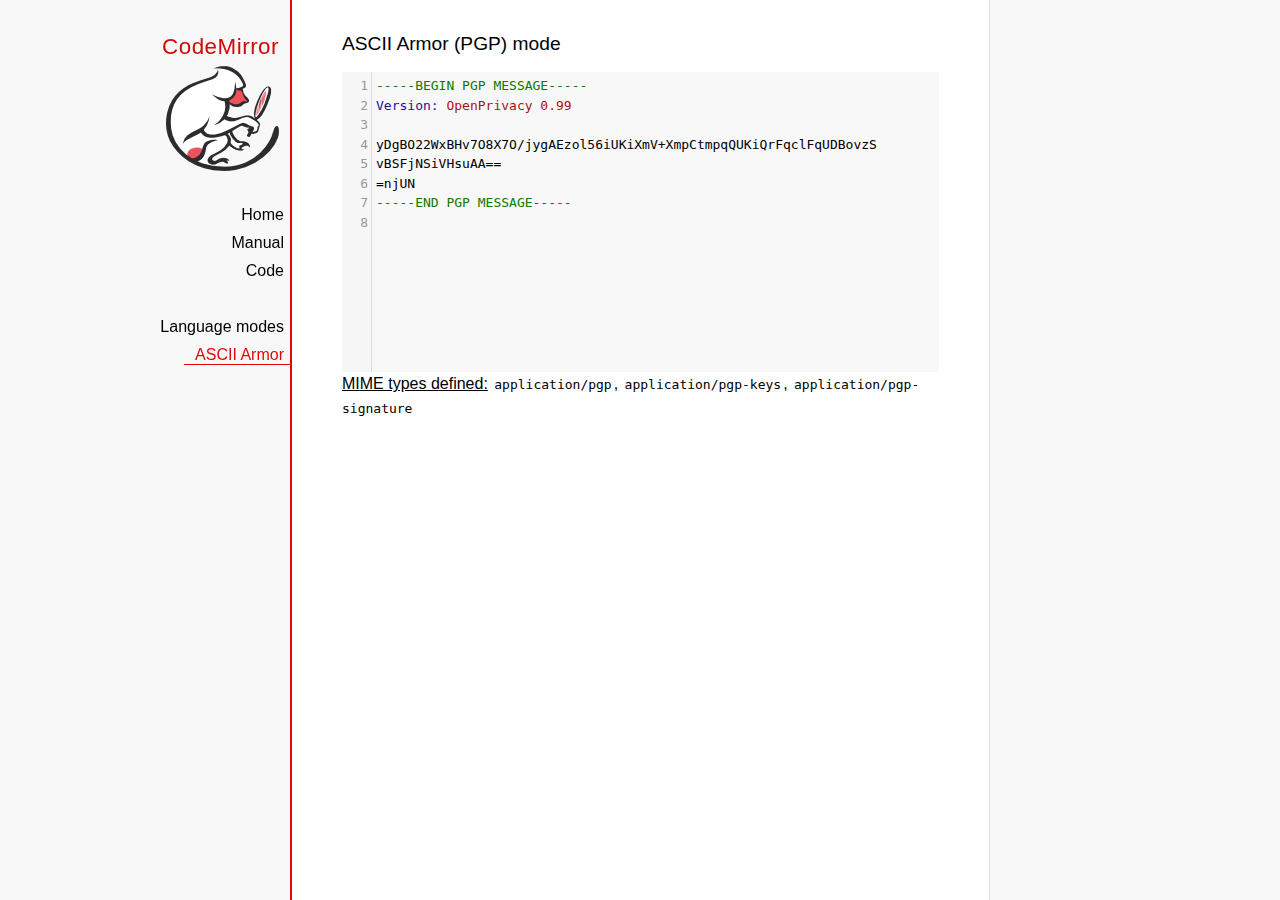
<file: vendor/codemirror/mode/asciiarmor/index.html>
<!doctype html>

<title>CodeMirror: ASCII Armor (PGP) mode</title>
<meta charset="utf-8"/>
<link rel=stylesheet href="../../doc/docs.css">

<link rel="stylesheet" href="../../lib/codemirror.css">
<script src="../../lib/codemirror.js"></script>
<script src="asciiarmor.js"></script>
<style>.CodeMirror {background: #f8f8f8;}</style>
<div id=nav>
  <a href="http://codemirror.net"><h1>CodeMirror</h1><img id=logo src="../../doc/logo.png"></a>

  <ul>
    <li><a href="../../index.html">Home</a>
    <li><a href="../../doc/manual.html">Manual</a>
    <li><a href="https://github.com/codemirror/codemirror">Code</a>
  </ul>
  <ul>
    <li><a href="../index.html">Language modes</a>
    <li><a class=active href="#">ASCII Armor</a>
  </ul>
</div>

<article>
<h2>ASCII Armor (PGP) mode</h2>
<form><textarea id="code" name="code">
-----BEGIN PGP MESSAGE-----
Version: OpenPrivacy 0.99

yDgBO22WxBHv7O8X7O/jygAEzol56iUKiXmV+XmpCtmpqQUKiQrFqclFqUDBovzS
vBSFjNSiVHsuAA==
=njUN
-----END PGP MESSAGE-----
</textarea></form>

<script>
var editor = CodeMirror.fromTextArea(document.getElementById("code"), {
  lineNumbers: true
});
</script>

<p><strong>MIME types
defined:</strong> <code>application/pgp</code>, <code>application/pgp-keys</code>, <code>application/pgp-signature</code></p>

</article>
</file>
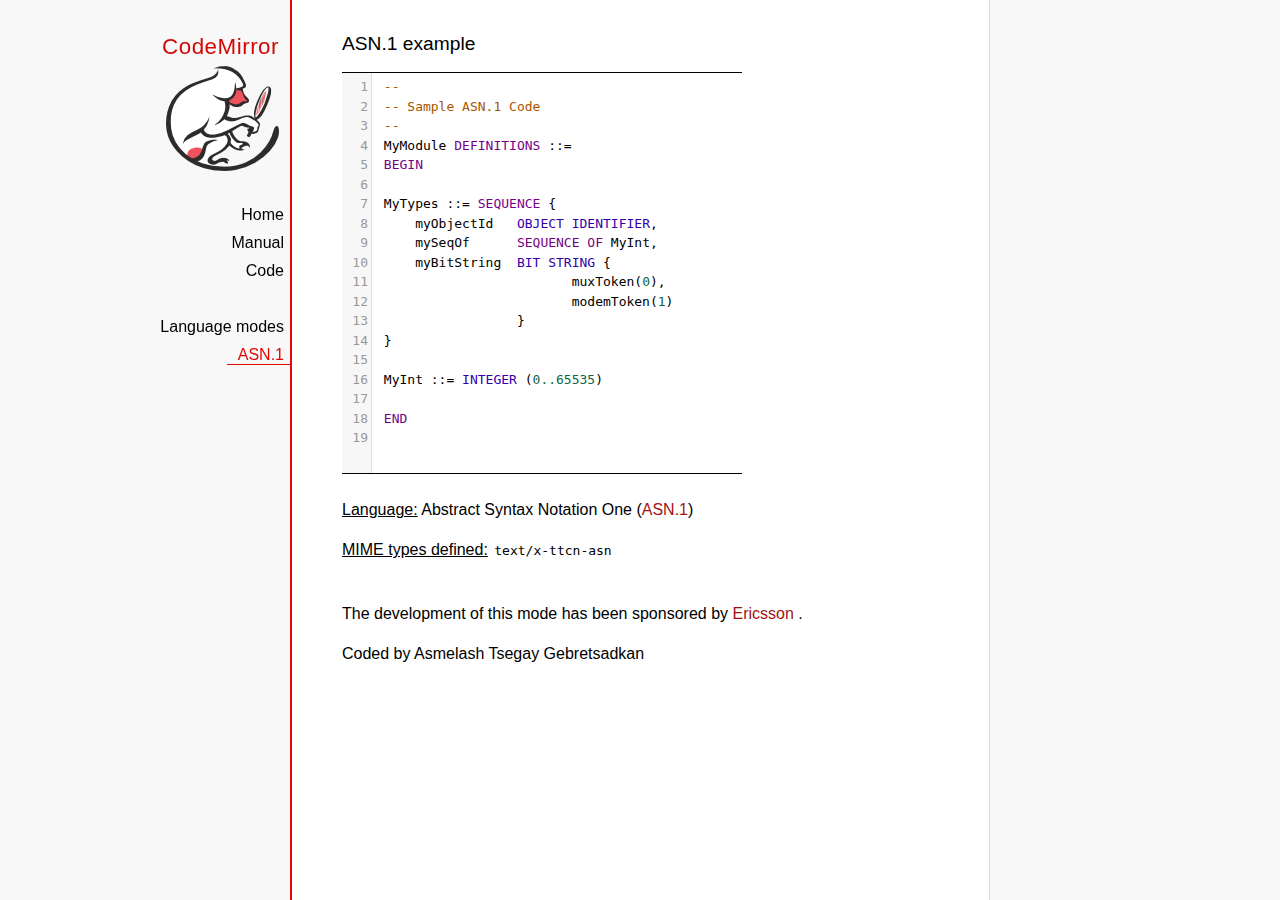
<file: vendor/codemirror/mode/asn.1/index.html>
﻿<!doctype html>

<title>CodeMirror: ASN.1 mode</title>
<meta charset="utf-8"/>
<link rel=stylesheet href="../../doc/docs.css">

<link rel="stylesheet" href="../../lib/codemirror.css">
<script src="../../lib/codemirror.js"></script>
<script src="asn.1.js"></script>
<style type="text/css">
    .CodeMirror {
        border-top: 1px solid black;
        border-bottom: 1px solid black;
    }
</style>
<div id=nav>
    <a href="http://codemirror.net"><h1>CodeMirror</h1>
        <img id=logo src="../../doc/logo.png">
    </a>

    <ul>
        <li><a href="../../index.html">Home</a>
        <li><a href="../../doc/manual.html">Manual</a>
        <li><a href="https://github.com/codemirror/codemirror">Code</a>
    </ul>
    <ul>
        <li><a href="../index.html">Language modes</a>
        <li><a class=active href="http://en.wikipedia.org/wiki/Abstract_Syntax_Notation_One">ASN.1</a>
    </ul>
</div>
<article>
    <h2>ASN.1 example</h2>
    <div>
        <textarea id="ttcn-asn-code">
 --
 -- Sample ASN.1 Code
 --
 MyModule DEFINITIONS ::=
 BEGIN

 MyTypes ::= SEQUENCE {
     myObjectId   OBJECT IDENTIFIER,
     mySeqOf      SEQUENCE OF MyInt,
     myBitString  BIT STRING {
                         muxToken(0),
                         modemToken(1)
                  }
 }

 MyInt ::= INTEGER (0..65535)

 END
        </textarea>
    </div>

    <script>
        var ttcnEditor = CodeMirror.fromTextArea(document.getElementById("ttcn-asn-code"), {
            lineNumbers: true,
            matchBrackets: true,
            mode: "text/x-ttcn-asn"
        });
        ttcnEditor.setSize(400, 400);
        var mac = CodeMirror.keyMap.default == CodeMirror.keyMap.macDefault;
        CodeMirror.keyMap.default[(mac ? "Cmd" : "Ctrl") + "-Space"] = "autocomplete";
    </script>
    <br/>
    <p><strong>Language:</strong> Abstract Syntax Notation One
        (<a href="http://www.itu.int/en/ITU-T/asn1/Pages/introduction.aspx">ASN.1</a>)
    </p>
    <p><strong>MIME types defined:</strong> <code>text/x-ttcn-asn</code></p>

    <br/>
    <p>The development of this mode has been sponsored by <a href="http://www.ericsson.com/">Ericsson
    </a>.</p>
    <p>Coded by Asmelash Tsegay Gebretsadkan </p>
</article>
</file>
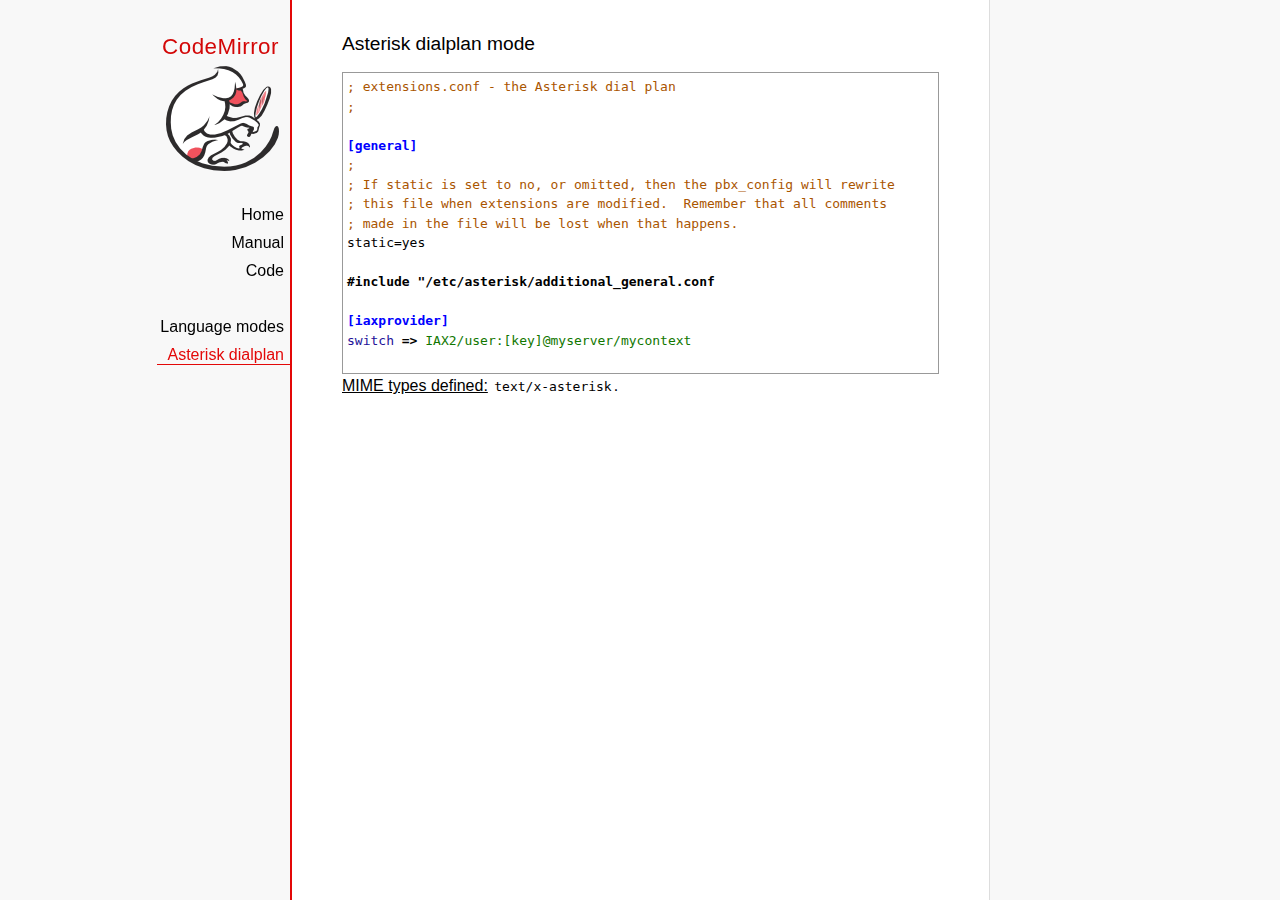
<file: vendor/codemirror/mode/asterisk/index.html>
<!doctype html>

<title>CodeMirror: Asterisk dialplan mode</title>
<meta charset="utf-8"/>
<link rel=stylesheet href="../../doc/docs.css">

<link rel="stylesheet" href="../../lib/codemirror.css">
<script src="../../lib/codemirror.js"></script>
<script src="asterisk.js"></script>
<style>
      .CodeMirror {border: 1px solid #999;}
      .cm-s-default span.cm-arrow { color: red; }
    </style>
<div id=nav>
  <a href="http://codemirror.net"><h1>CodeMirror</h1><img id=logo src="../../doc/logo.png"></a>

  <ul>
    <li><a href="../../index.html">Home</a>
    <li><a href="../../doc/manual.html">Manual</a>
    <li><a href="https://github.com/codemirror/codemirror">Code</a>
  </ul>
  <ul>
    <li><a href="../index.html">Language modes</a>
    <li><a class=active href="#">Asterisk dialplan</a>
  </ul>
</div>

<article>
<h2>Asterisk dialplan mode</h2>
<form><textarea id="code" name="code">
; extensions.conf - the Asterisk dial plan
;

[general]
;
; If static is set to no, or omitted, then the pbx_config will rewrite
; this file when extensions are modified.  Remember that all comments
; made in the file will be lost when that happens.
static=yes

#include "/etc/asterisk/additional_general.conf

[iaxprovider]
switch => IAX2/user:[key]@myserver/mycontext

[dynamic]
#exec /usr/bin/dynamic-peers.pl

[trunkint]
;
; International long distance through trunk
;
exten => _9011.,1,Macro(dundi-e164,${EXTEN:4})
exten => _9011.,n,Dial(${GLOBAL(TRUNK)}/${FILTER(0-9,${EXTEN:${GLOBAL(TRUNKMSD)}})})

[local]
;
; Master context for local, toll-free, and iaxtel calls only
;
ignorepat => 9
include => default

[demo]
include => stdexten
;
; We start with what to do when a call first comes in.
;
exten => s,1,Wait(1)			; Wait a second, just for fun
same  => n,Answer			; Answer the line
same  => n,Set(TIMEOUT(digit)=5)	; Set Digit Timeout to 5 seconds
same  => n,Set(TIMEOUT(response)=10)	; Set Response Timeout to 10 seconds
same  => n(restart),BackGround(demo-congrats)	; Play a congratulatory message
same  => n(instruct),BackGround(demo-instruct)	; Play some instructions
same  => n,WaitExten			; Wait for an extension to be dialed.

exten => 2,1,BackGround(demo-moreinfo)	; Give some more information.
exten => 2,n,Goto(s,instruct)

exten => 3,1,Set(LANGUAGE()=fr)		; Set language to french
exten => 3,n,Goto(s,restart)		; Start with the congratulations

exten => 1000,1,Goto(default,s,1)
;
; We also create an example user, 1234, who is on the console and has
; voicemail, etc.
;
exten => 1234,1,Playback(transfer,skip)		; "Please hold while..."
					; (but skip if channel is not up)
exten => 1234,n,Gosub(${EXTEN},stdexten(${GLOBAL(CONSOLE)}))
exten => 1234,n,Goto(default,s,1)		; exited Voicemail

exten => 1235,1,Voicemail(1234,u)		; Right to voicemail

exten => 1236,1,Dial(Console/dsp)		; Ring forever
exten => 1236,n,Voicemail(1234,b)		; Unless busy

;
; # for when they're done with the demo
;
exten => #,1,Playback(demo-thanks)	; "Thanks for trying the demo"
exten => #,n,Hangup			; Hang them up.

;
; A timeout and "invalid extension rule"
;
exten => t,1,Goto(#,1)			; If they take too long, give up
exten => i,1,Playback(invalid)		; "That's not valid, try again"

;
; Create an extension, 500, for dialing the
; Asterisk demo.
;
exten => 500,1,Playback(demo-abouttotry); Let them know what's going on
exten => 500,n,Dial(IAX2/guest@pbx.digium.com/s@default)	; Call the Asterisk demo
exten => 500,n,Playback(demo-nogo)	; Couldn't connect to the demo site
exten => 500,n,Goto(s,6)		; Return to the start over message.

;
; Create an extension, 600, for evaluating echo latency.
;
exten => 600,1,Playback(demo-echotest)	; Let them know what's going on
exten => 600,n,Echo			; Do the echo test
exten => 600,n,Playback(demo-echodone)	; Let them know it's over
exten => 600,n,Goto(s,6)		; Start over

;
;	You can use the Macro Page to intercom a individual user
exten => 76245,1,Macro(page,SIP/Grandstream1)
; or if your peernames are the same as extensions
exten => _7XXX,1,Macro(page,SIP/${EXTEN})
;
;
; System Wide Page at extension 7999
;
exten => 7999,1,Set(TIMEOUT(absolute)=60)
exten => 7999,2,Page(Local/Grandstream1@page&Local/Xlite1@page&Local/1234@page/n,d)

; Give voicemail at extension 8500
;
exten => 8500,1,VoicemailMain
exten => 8500,n,Goto(s,6)

    </textarea></form>
    <script>
      var editor = CodeMirror.fromTextArea(document.getElementById("code"), {
        mode: "text/x-asterisk",
        matchBrackets: true,
        lineNumber: true
      });
    </script>

    <p><strong>MIME types defined:</strong> <code>text/x-asterisk</code>.</p>

  </article>
</file>
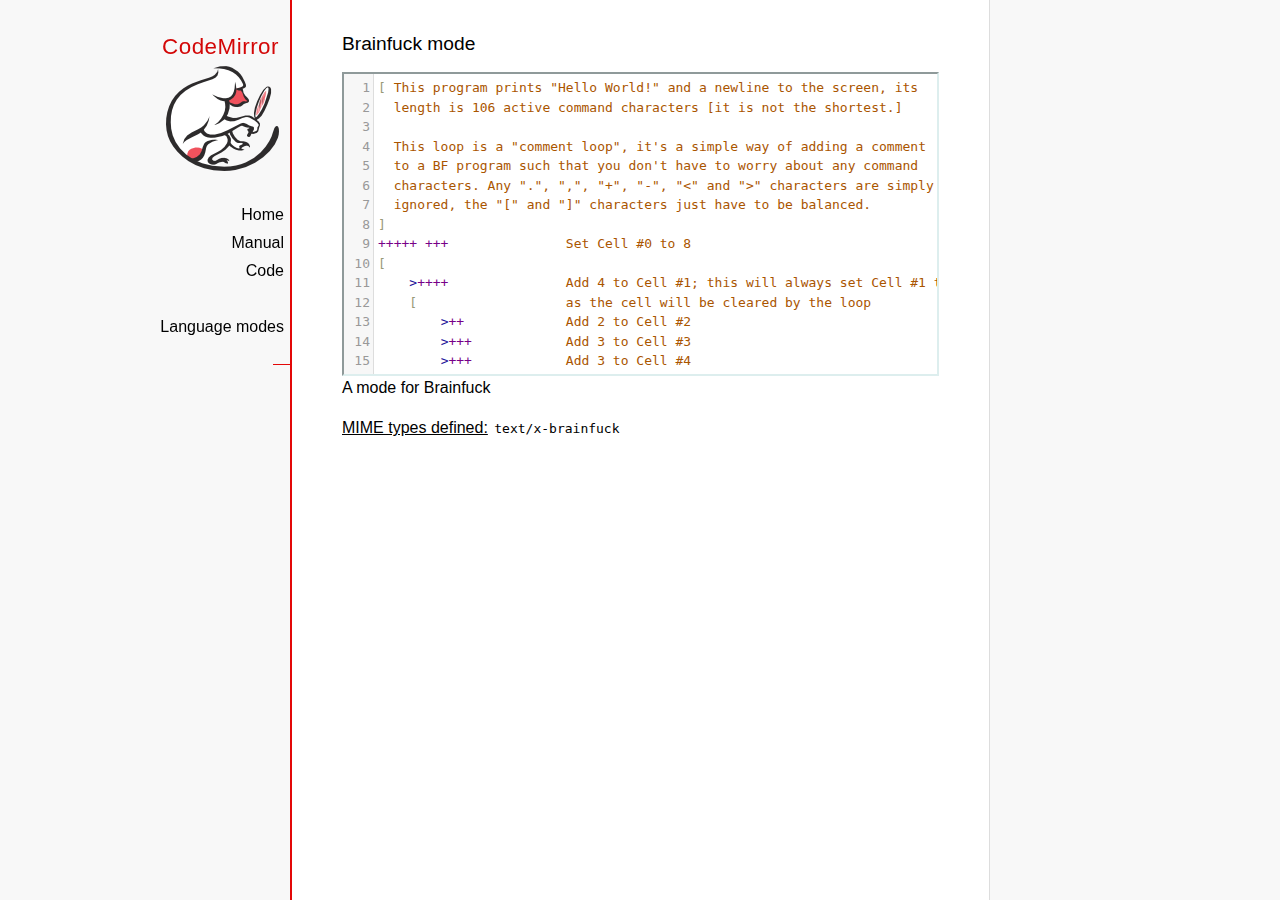
<file: vendor/codemirror/mode/brainfuck/index.html>
<!doctype html>

<title>CodeMirror: Brainfuck mode</title>
<meta charset="utf-8"/>
<link rel=stylesheet href="../../doc/docs.css">

<link rel="stylesheet" href="../../lib/codemirror.css">
<script src="../../lib/codemirror.js"></script>
<script src="../../addon/edit/matchbrackets.js"></script>
<script src="./brainfuck.js"></script>
<style>
	.CodeMirror { border: 2px inset #dee; }
    </style>
<div id=nav>
  <a href="http://codemirror.net"><h1>CodeMirror</h1><img id=logo src="../../doc/logo.png"></a>

  <ul>
    <li><a href="../../index.html">Home</a>
    <li><a href="../../doc/manual.html">Manual</a>
    <li><a href="https://github.com/codemirror/codemirror">Code</a>
  </ul>
  <ul>
    <li><a href="../index.html">Language modes</a>
    <li><a class=active href="#"></a>
  </ul>
</div>

<article>
<h2>Brainfuck mode</h2>
<form><textarea id="code" name="code">
[ This program prints "Hello World!" and a newline to the screen, its
  length is 106 active command characters [it is not the shortest.]

  This loop is a "comment loop", it's a simple way of adding a comment
  to a BF program such that you don't have to worry about any command
  characters. Any ".", ",", "+", "-", "&lt;" and "&gt;" characters are simply
  ignored, the "[" and "]" characters just have to be balanced.
]
+++++ +++               Set Cell #0 to 8
[
    &gt;++++               Add 4 to Cell #1; this will always set Cell #1 to 4
    [                   as the cell will be cleared by the loop
        &gt;++             Add 2 to Cell #2
        &gt;+++            Add 3 to Cell #3
        &gt;+++            Add 3 to Cell #4
        &gt;+              Add 1 to Cell #5
        &lt;&lt;&lt;&lt;-           Decrement the loop counter in Cell #1
    ]                   Loop till Cell #1 is zero; number of iterations is 4
    &gt;+                  Add 1 to Cell #2
    &gt;+                  Add 1 to Cell #3
    &gt;-                  Subtract 1 from Cell #4
    &gt;&gt;+                 Add 1 to Cell #6
    [&lt;]                 Move back to the first zero cell you find; this will
                        be Cell #1 which was cleared by the previous loop
    &lt;-                  Decrement the loop Counter in Cell #0
]                       Loop till Cell #0 is zero; number of iterations is 8

The result of this is:
Cell No :   0   1   2   3   4   5   6
Contents:   0   0  72 104  88  32   8
Pointer :   ^

&gt;&gt;.                     Cell #2 has value 72 which is 'H'
&gt;---.                   Subtract 3 from Cell #3 to get 101 which is 'e'
+++++++..+++.           Likewise for 'llo' from Cell #3
&gt;&gt;.                     Cell #5 is 32 for the space
&lt;-.                     Subtract 1 from Cell #4 for 87 to give a 'W'
&lt;.                      Cell #3 was set to 'o' from the end of 'Hello'
+++.------.--------.    Cell #3 for 'rl' and 'd'
&gt;&gt;+.                    Add 1 to Cell #5 gives us an exclamation point
&gt;++.                    And finally a newline from Cell #6
</textarea></form>

    <script>
      var editor = CodeMirror.fromTextArea(document.getElementById("code"), {
        lineNumbers: true,
        matchBrackets: true,
        mode: "text/x-brainfuck"
      });
    </script>

    <p>A mode for Brainfuck</p>

    <p><strong>MIME types defined:</strong> <code>text/x-brainfuck</code></p>
  </article>
</file>
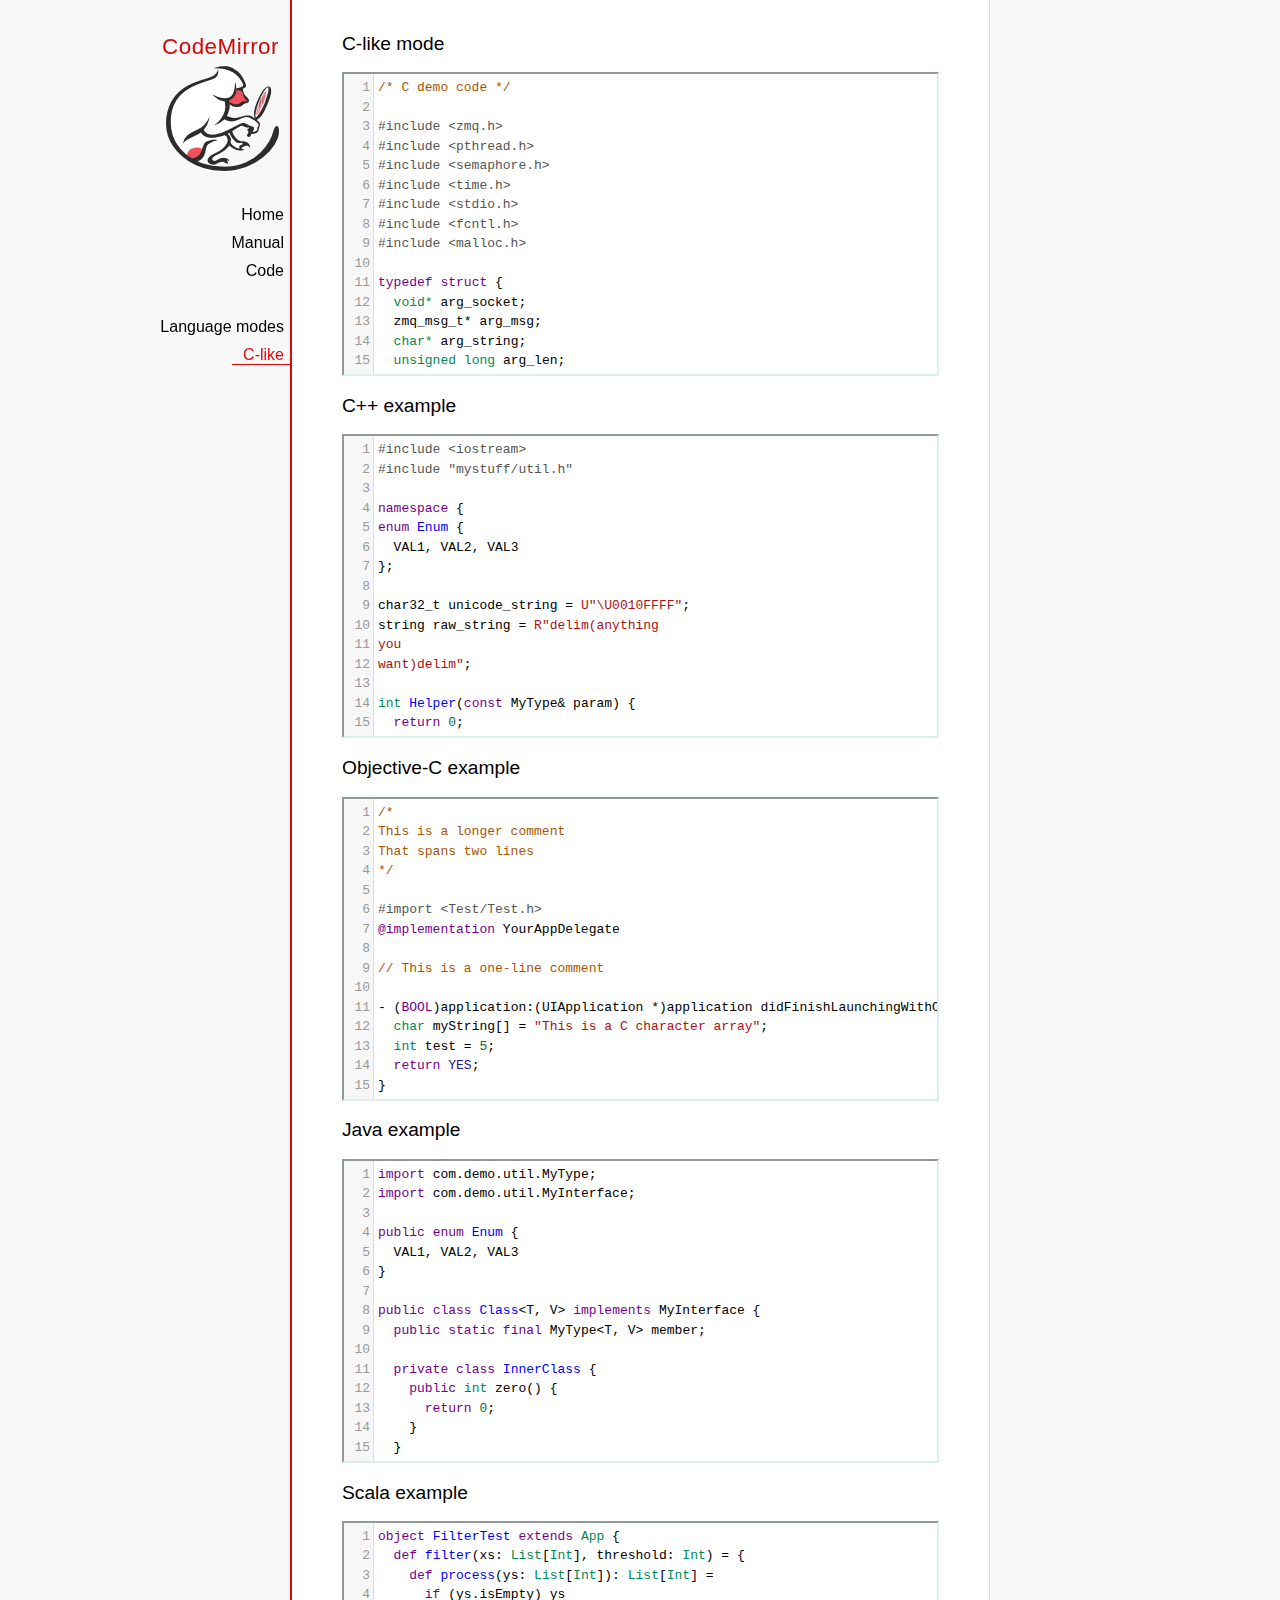
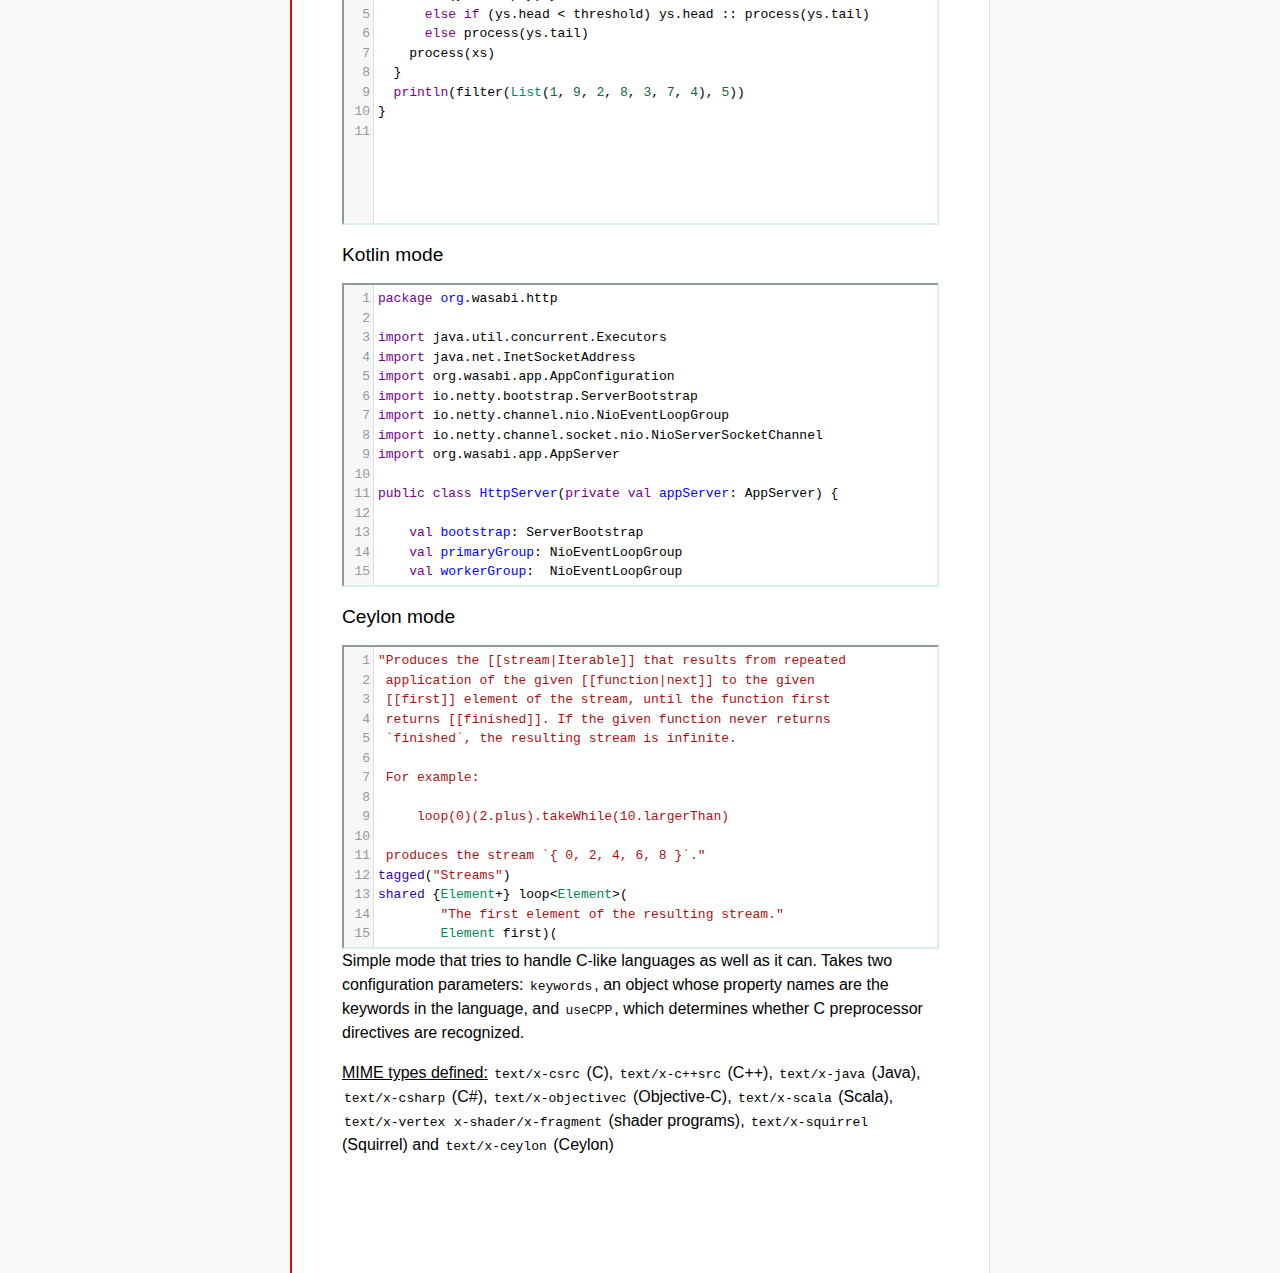
<file: vendor/codemirror/mode/clike/index.html>
<!doctype html>

<title>CodeMirror: C-like mode</title>
<meta charset="utf-8"/>
<link rel=stylesheet href="../../doc/docs.css">

<link rel="stylesheet" href="../../lib/codemirror.css">
<script src="../../lib/codemirror.js"></script>
<script src="../../addon/edit/matchbrackets.js"></script>
<link rel="stylesheet" href="../../addon/hint/show-hint.css">
<script src="../../addon/hint/show-hint.js"></script>
<script src="clike.js"></script>
<style>.CodeMirror {border: 2px inset #dee;}</style>
<div id=nav>
  <a href="http://codemirror.net"><h1>CodeMirror</h1><img id=logo src="../../doc/logo.png"></a>

  <ul>
    <li><a href="../../index.html">Home</a>
    <li><a href="../../doc/manual.html">Manual</a>
    <li><a href="https://github.com/codemirror/codemirror">Code</a>
  </ul>
  <ul>
    <li><a href="../index.html">Language modes</a>
    <li><a class=active href="#">C-like</a>
  </ul>
</div>

<article>
<h2>C-like mode</h2>

<div><textarea id="c-code">
/* C demo code */

#include <zmq.h>
#include <pthread.h>
#include <semaphore.h>
#include <time.h>
#include <stdio.h>
#include <fcntl.h>
#include <malloc.h>

typedef struct {
  void* arg_socket;
  zmq_msg_t* arg_msg;
  char* arg_string;
  unsigned long arg_len;
  int arg_int, arg_command;

  int signal_fd;
  int pad;
  void* context;
  sem_t sem;
} acl_zmq_context;

#define p(X) (context->arg_##X)

void* zmq_thread(void* context_pointer) {
  acl_zmq_context* context = (acl_zmq_context*)context_pointer;
  char ok = 'K', err = 'X';
  int res;

  while (1) {
    while ((res = sem_wait(&amp;context->sem)) == EINTR);
    if (res) {write(context->signal_fd, &amp;err, 1); goto cleanup;}
    switch(p(command)) {
    case 0: goto cleanup;
    case 1: p(socket) = zmq_socket(context->context, p(int)); break;
    case 2: p(int) = zmq_close(p(socket)); break;
    case 3: p(int) = zmq_bind(p(socket), p(string)); break;
    case 4: p(int) = zmq_connect(p(socket), p(string)); break;
    case 5: p(int) = zmq_getsockopt(p(socket), p(int), (void*)p(string), &amp;p(len)); break;
    case 6: p(int) = zmq_setsockopt(p(socket), p(int), (void*)p(string), p(len)); break;
    case 7: p(int) = zmq_send(p(socket), p(msg), p(int)); break;
    case 8: p(int) = zmq_recv(p(socket), p(msg), p(int)); break;
    case 9: p(int) = zmq_poll(p(socket), p(int), p(len)); break;
    }
    p(command) = errno;
    write(context->signal_fd, &amp;ok, 1);
  }
 cleanup:
  close(context->signal_fd);
  free(context_pointer);
  return 0;
}

void* zmq_thread_init(void* zmq_context, int signal_fd) {
  acl_zmq_context* context = malloc(sizeof(acl_zmq_context));
  pthread_t thread;

  context->context = zmq_context;
  context->signal_fd = signal_fd;
  sem_init(&amp;context->sem, 1, 0);
  pthread_create(&amp;thread, 0, &amp;zmq_thread, context);
  pthread_detach(thread);
  return context;
}
</textarea></div>

<h2>C++ example</h2>

<div><textarea id="cpp-code">
#include <iostream>
#include "mystuff/util.h"

namespace {
enum Enum {
  VAL1, VAL2, VAL3
};

char32_t unicode_string = U"\U0010FFFF";
string raw_string = R"delim(anything
you
want)delim";

int Helper(const MyType& param) {
  return 0;
}
} // namespace

class ForwardDec;

template <class T, class V>
class Class : public BaseClass {
  const MyType<T, V> member_;

 public:
  const MyType<T, V>& Method() const {
    return member_;
  }

  void Method2(MyType<T, V>* value);
}

template <class T, class V>
void Class::Method2(MyType<T, V>* value) {
  std::out << 1 >> method();
  value->Method3(member_);
  member_ = value;
}
</textarea></div>

<h2>Objective-C example</h2>

<div><textarea id="objectivec-code">
/*
This is a longer comment
That spans two lines
*/

#import <Test/Test.h>
@implementation YourAppDelegate

// This is a one-line comment

- (BOOL)application:(UIApplication *)application didFinishLaunchingWithOptions:(NSDictionary *)launchOptions{
  char myString[] = "This is a C character array";
  int test = 5;
  return YES;
}
</textarea></div>

<h2>Java example</h2>

<div><textarea id="java-code">
import com.demo.util.MyType;
import com.demo.util.MyInterface;

public enum Enum {
  VAL1, VAL2, VAL3
}

public class Class<T, V> implements MyInterface {
  public static final MyType<T, V> member;
  
  private class InnerClass {
    public int zero() {
      return 0;
    }
  }

  @Override
  public MyType method() {
    return member;
  }

  public void method2(MyType<T, V> value) {
    method();
    value.method3();
    member = value;
  }
}
</textarea></div>

<h2>Scala example</h2>

<div><textarea id="scala-code">
object FilterTest extends App {
  def filter(xs: List[Int], threshold: Int) = {
    def process(ys: List[Int]): List[Int] =
      if (ys.isEmpty) ys
      else if (ys.head < threshold) ys.head :: process(ys.tail)
      else process(ys.tail)
    process(xs)
  }
  println(filter(List(1, 9, 2, 8, 3, 7, 4), 5))
}
</textarea></div>

<h2>Kotlin mode</h2>

<div><textarea id="kotlin-code">
package org.wasabi.http

import java.util.concurrent.Executors
import java.net.InetSocketAddress
import org.wasabi.app.AppConfiguration
import io.netty.bootstrap.ServerBootstrap
import io.netty.channel.nio.NioEventLoopGroup
import io.netty.channel.socket.nio.NioServerSocketChannel
import org.wasabi.app.AppServer

public class HttpServer(private val appServer: AppServer) {

    val bootstrap: ServerBootstrap
    val primaryGroup: NioEventLoopGroup
    val workerGroup:  NioEventLoopGroup

    init {
        // Define worker groups
        primaryGroup = NioEventLoopGroup()
        workerGroup = NioEventLoopGroup()

        // Initialize bootstrap of server
        bootstrap = ServerBootstrap()

        bootstrap.group(primaryGroup, workerGroup)
        bootstrap.channel(javaClass<NioServerSocketChannel>())
        bootstrap.childHandler(NettyPipelineInitializer(appServer))
    }

    public fun start(wait: Boolean = true) {
        val channel = bootstrap.bind(appServer.configuration.port)?.sync()?.channel()

        if (wait) {
            channel?.closeFuture()?.sync()
        }
    }

    public fun stop() {
        // Shutdown all event loops
        primaryGroup.shutdownGracefully()
        workerGroup.shutdownGracefully()

        // Wait till all threads are terminated
        primaryGroup.terminationFuture().sync()
        workerGroup.terminationFuture().sync()
    }
}
</textarea></div>

<h2>Ceylon mode</h2>

<div><textarea id="ceylon-code">
"Produces the [[stream|Iterable]] that results from repeated
 application of the given [[function|next]] to the given
 [[first]] element of the stream, until the function first
 returns [[finished]]. If the given function never returns 
 `finished`, the resulting stream is infinite.

 For example:

     loop(0)(2.plus).takeWhile(10.largerThan)

 produces the stream `{ 0, 2, 4, 6, 8 }`."
tagged("Streams")
shared {Element+} loop&lt;Element&gt;(
        "The first element of the resulting stream."
        Element first)(
        "The function that produces the next element of the
         stream, given the current element. The function may
         return [[finished]] to indicate the end of the 
         stream."
        Element|Finished next(Element element))
    =&gt; let (start = first)
    object satisfies {Element+} {
        first =&gt; start;
        empty =&gt; false;
        function nextElement(Element element)
                =&gt; next(element);
        iterator()
                =&gt; object satisfies Iterator&lt;Element&gt; {
            variable Element|Finished current = start;
            shared actual Element|Finished next() {
                if (!is Finished result = current) {
                    current = nextElement(result);
                    return result;
                }
                else {
                    return finished;
                }
            }
        };
    };
</textarea></div>

    <script>
      var cEditor = CodeMirror.fromTextArea(document.getElementById("c-code"), {
        lineNumbers: true,
        matchBrackets: true,
        mode: "text/x-csrc"
      });
      var cppEditor = CodeMirror.fromTextArea(document.getElementById("cpp-code"), {
        lineNumbers: true,
        matchBrackets: true,
        mode: "text/x-c++src"
      });
      var javaEditor = CodeMirror.fromTextArea(document.getElementById("java-code"), {
        lineNumbers: true,
        matchBrackets: true,
        mode: "text/x-java"
      });
      var objectivecEditor = CodeMirror.fromTextArea(document.getElementById("objectivec-code"), {
        lineNumbers: true,
        matchBrackets: true,
        mode: "text/x-objectivec"
      });
      var scalaEditor = CodeMirror.fromTextArea(document.getElementById("scala-code"), {
        lineNumbers: true,
        matchBrackets: true,
        mode: "text/x-scala"
      });
      var kotlinEditor = CodeMirror.fromTextArea(document.getElementById("kotlin-code"), {
          lineNumbers: true,
          matchBrackets: true,
          mode: "text/x-kotlin"
      });
      var ceylonEditor = CodeMirror.fromTextArea(document.getElementById("ceylon-code"), {
          lineNumbers: true,
          matchBrackets: true,
          mode: "text/x-ceylon"
      });
      var mac = CodeMirror.keyMap.default == CodeMirror.keyMap.macDefault;
      CodeMirror.keyMap.default[(mac ? "Cmd" : "Ctrl") + "-Space"] = "autocomplete";
    </script>

    <p>Simple mode that tries to handle C-like languages as well as it
    can. Takes two configuration parameters: <code>keywords</code>, an
    object whose property names are the keywords in the language,
    and <code>useCPP</code>, which determines whether C preprocessor
    directives are recognized.</p>

    <p><strong>MIME types defined:</strong> <code>text/x-csrc</code>
    (C), <code>text/x-c++src</code> (C++), <code>text/x-java</code>
    (Java), <code>text/x-csharp</code> (C#),
    <code>text/x-objectivec</code> (Objective-C),
    <code>text/x-scala</code> (Scala), <code>text/x-vertex</code>
    <code>x-shader/x-fragment</code> (shader programs),
    <code>text/x-squirrel</code> (Squirrel) and
    <code>text/x-ceylon</code> (Ceylon)</p>
</article>
</file>
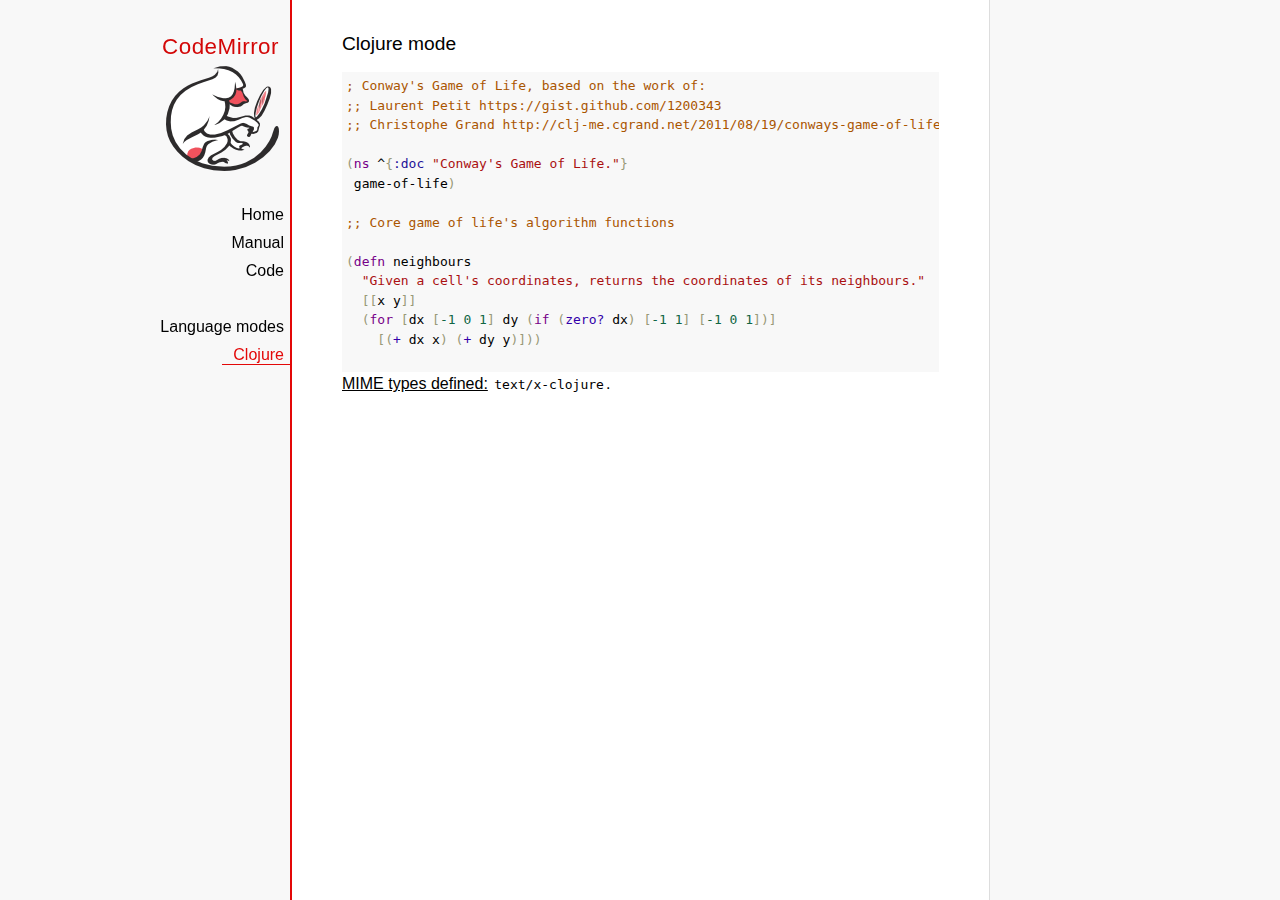
<file: vendor/codemirror/mode/clojure/index.html>
<!doctype html>

<title>CodeMirror: Clojure mode</title>
<meta charset="utf-8"/>
<link rel=stylesheet href="../../doc/docs.css">

<link rel="stylesheet" href="../../lib/codemirror.css">
<script src="../../lib/codemirror.js"></script>
<script src="clojure.js"></script>
<style>.CodeMirror {background: #f8f8f8;}</style>
<div id=nav>
  <a href="http://codemirror.net"><h1>CodeMirror</h1><img id=logo src="../../doc/logo.png"></a>

  <ul>
    <li><a href="../../index.html">Home</a>
    <li><a href="../../doc/manual.html">Manual</a>
    <li><a href="https://github.com/codemirror/codemirror">Code</a>
  </ul>
  <ul>
    <li><a href="../index.html">Language modes</a>
    <li><a class=active href="#">Clojure</a>
  </ul>
</div>

<article>
<h2>Clojure mode</h2>
<form><textarea id="code" name="code">
; Conway's Game of Life, based on the work of:
;; Laurent Petit https://gist.github.com/1200343
;; Christophe Grand http://clj-me.cgrand.net/2011/08/19/conways-game-of-life

(ns ^{:doc "Conway's Game of Life."}
 game-of-life)

;; Core game of life's algorithm functions

(defn neighbours
  "Given a cell's coordinates, returns the coordinates of its neighbours."
  [[x y]]
  (for [dx [-1 0 1] dy (if (zero? dx) [-1 1] [-1 0 1])]
    [(+ dx x) (+ dy y)]))

(defn step
  "Given a set of living cells, computes the new set of living cells."
  [cells]
  (set (for [[cell n] (frequencies (mapcat neighbours cells))
             :when (or (= n 3) (and (= n 2) (cells cell)))]
         cell)))

;; Utility methods for displaying game on a text terminal

(defn print-board
  "Prints a board on *out*, representing a step in the game."
  [board w h]
  (doseq [x (range (inc w)) y (range (inc h))]
    (if (= y 0) (print "\n"))
    (print (if (board [x y]) "[X]" " . "))))

(defn display-grids
  "Prints a squence of boards on *out*, representing several steps."
  [grids w h]
  (doseq [board grids]
    (print-board board w h)
    (print "\n")))

;; Launches an example board

(def
  ^{:doc "board represents the initial set of living cells"}
   board #{[2 1] [2 2] [2 3]})

(display-grids (take 3 (iterate step board)) 5 5)

;; Let's play with characters
(println \1 \a \# \\
         \" \( \newline
         \} \" \space
         \tab \return \backspace
         \u1000 \uAaAa \u9F9F)

;; Let's play with numbers
(+ 1 -1 1/2 -1/2 -0.5 0.5)

</textarea></form>
    <script>
      var editor = CodeMirror.fromTextArea(document.getElementById("code"), {});
    </script>

    <p><strong>MIME types defined:</strong> <code>text/x-clojure</code>.</p>

  </article>
</file>
<file: vendor/skeleton/skeleton-2.0.4.css>
/*
* Skeleton V2.0.4
* Copyright 2014, Dave Gamache
* www.getskeleton.com
* Free to use under the MIT license.
* http://www.opensource.org/licenses/mit-license.php
* 12/29/2014
*/


/* Table of contents
––––––––––––––––––––––––––––––––––––––––––––––––––
- Grid
- Base Styles
- Typography
- Links
- Buttons
- Forms
- Lists
- Code
- Tables
- Spacing
- Utilities
- Clearing
- Media Queries
*/


/* Grid
–––––––––––––––––––––––––––––––––––––––––––––––––– */
.container {
  position: relative;
  width: 100%;
  max-width: 960px;
  margin: 0 auto;
  padding: 0 20px;
  box-sizing: border-box; }
.column,
.columns {
  width: 100%;
  float: left;
  box-sizing: border-box; }

/* For devices larger than 400px */
@media (min-width: 400px) {
  .container {
    width: 85%;
    padding: 0; }
}

/* For devices larger than 550px */
@media (min-width: 550px) {
  .container {
    width: 80%; }
  .column,
  .columns {
    margin-left: 4%; }
  .column:first-child,
  .columns:first-child {
    margin-left: 0; }

  .one.column,
  .one.columns                    { width: 4.66666666667%; }
  .two.columns                    { width: 13.3333333333%; }
  .three.columns                  { width: 22%;            }
  .four.columns                   { width: 30.6666666667%; }
  .five.columns                   { width: 39.3333333333%; }
  .six.columns                    { width: 48%;            }
  .seven.columns                  { width: 56.6666666667%; }
  .eight.columns                  { width: 65.3333333333%; }
  .nine.columns                   { width: 74.0%;          }
  .ten.columns                    { width: 82.6666666667%; }
  .eleven.columns                 { width: 91.3333333333%; }
  .twelve.columns                 { width: 100%; margin-left: 0; }

  .one-third.column               { width: 30.6666666667%; }
  .two-thirds.column              { width: 65.3333333333%; }

  .one-half.column                { width: 48%; }

  /* Offsets */
  .offset-by-one.column,
  .offset-by-one.columns          { margin-left: 8.66666666667%; }
  .offset-by-two.column,
  .offset-by-two.columns          { margin-left: 17.3333333333%; }
  .offset-by-three.column,
  .offset-by-three.columns        { margin-left: 26%;            }
  .offset-by-four.column,
  .offset-by-four.columns         { margin-left: 34.6666666667%; }
  .offset-by-five.column,
  .offset-by-five.columns         { margin-left: 43.3333333333%; }
  .offset-by-six.column,
  .offset-by-six.columns          { margin-left: 52%;            }
  .offset-by-seven.column,
  .offset-by-seven.columns        { margin-left: 60.6666666667%; }
  .offset-by-eight.column,
  .offset-by-eight.columns        { margin-left: 69.3333333333%; }
  .offset-by-nine.column,
  .offset-by-nine.columns         { margin-left: 78.0%;          }
  .offset-by-ten.column,
  .offset-by-ten.columns          { margin-left: 86.6666666667%; }
  .offset-by-eleven.column,
  .offset-by-eleven.columns       { margin-left: 95.3333333333%; }

  .offset-by-one-third.column,
  .offset-by-one-third.columns    { margin-left: 34.6666666667%; }
  .offset-by-two-thirds.column,
  .offset-by-two-thirds.columns   { margin-left: 69.3333333333%; }

  .offset-by-one-half.column,
  .offset-by-one-half.columns     { margin-left: 52%; }

}


/* Base Styles
–––––––––––––––––––––––––––––––––––––––––––––––––– */
/* NOTE
html is set to 62.5% so that all the REM measurements throughout Skeleton
are based on 10px sizing. So basically 1.5rem = 15px :) */
html {
  font-size: 62.5%; }
body {
  font-size: 1.5em; /* currently ems cause chrome bug misinterpreting rems on body element */
  line-height: 1.6;
  font-weight: 400;
  font-family: "Raleway", "HelveticaNeue", "Helvetica Neue", Helvetica, Arial, sans-serif;
  color: #222; }


/* Typography
–––––––––––––––––––––––––––––––––––––––––––––––––– */
h1, h2, h3, h4, h5, h6 {
  margin-top: 0;
  margin-bottom: 2rem;
  font-weight: 300; }
h1 { font-size: 4.0rem; line-height: 1.2;  letter-spacing: -.1rem;}
h2 { font-size: 3.6rem; line-height: 1.25; letter-spacing: -.1rem; }
h3 { font-size: 3.0rem; line-height: 1.3;  letter-spacing: -.1rem; }
h4 { font-size: 2.4rem; line-height: 1.35; letter-spacing: -.08rem; }
h5 { font-size: 1.8rem; line-height: 1.5;  letter-spacing: -.05rem; }
h6 { font-size: 1.5rem; line-height: 1.6;  letter-spacing: 0; }

/* Larger than phablet */
@media (min-width: 550px) {
  h1 { font-size: 5.0rem; }
  h2 { font-size: 4.2rem; }
  h3 { font-size: 3.6rem; }
  h4 { font-size: 3.0rem; }
  h5 { font-size: 2.4rem; }
  h6 { font-size: 1.5rem; }
}

p {
  margin-top: 0; }


/* Links
–––––––––––––––––––––––––––––––––––––––––––––––––– */
a {
  color: #1EAEDB; }
a:hover {
  color: #0FA0CE; }


/* Buttons
–––––––––––––––––––––––––––––––––––––––––––––––––– */
.button,
button,
input[type="submit"],
input[type="reset"],
input[type="button"] {
  display: inline-block;
  height: 38px;
  padding: 0 30px;
  color: #555;
  text-align: center;
  font-size: 11px;
  font-weight: 600;
  line-height: 38px;
  letter-spacing: .1rem;
  text-transform: uppercase;
  text-decoration: none;
  white-space: nowrap;
  background-color: transparent;
  border-radius: 4px;
  border: 1px solid #bbb;
  cursor: pointer;
  box-sizing: border-box; }
.button:hover,
button:hover,
input[type="submit"]:hover,
input[type="reset"]:hover,
input[type="button"]:hover,
.button:focus,
button:focus,
input[type="submit"]:focus,
input[type="reset"]:focus,
input[type="button"]:focus {
  color: #333;
  border-color: #888;
  outline: 0; }
.button.button-primary,
button.button-primary,
input[type="submit"].button-primary,
input[type="reset"].button-primary,
input[type="button"].button-primary {
  color: #FFF;
  background-color: #33C3F0;
  border-color: #33C3F0; }
.button.button-primary:hover,
button.button-primary:hover,
input[type="submit"].button-primary:hover,
input[type="reset"].button-primary:hover,
input[type="button"].button-primary:hover,
.button.button-primary:focus,
button.button-primary:focus,
input[type="submit"].button-primary:focus,
input[type="reset"].button-primary:focus,
input[type="button"].button-primary:focus {
  color: #FFF;
  background-color: #1EAEDB;
  border-color: #1EAEDB; }


/* Forms
–––––––––––––––––––––––––––––––––––––––––––––––––– */
input[type="email"],
input[type="number"],
input[type="search"],
input[type="text"],
input[type="tel"],
input[type="url"],
input[type="password"],
textarea,
select {
  height: 38px;
  padding: 6px 10px; /* The 6px vertically centers text on FF, ignored by Webkit */
  background-color: #fff;
  border: 1px solid #D1D1D1;
  border-radius: 4px;
  box-shadow: none;
  box-sizing: border-box; }
/* Removes awkward default styles on some inputs for iOS */
input[type="email"],
input[type="number"],
input[type="search"],
input[type="text"],
input[type="tel"],
input[type="url"],
input[type="password"],
textarea {
  -webkit-appearance: none;
     -moz-appearance: none;
          appearance: none; }
textarea {
  min-height: 65px;
  padding-top: 6px;
  padding-bottom: 6px; }
input[type="email"]:focus,
input[type="number"]:focus,
input[type="search"]:focus,
input[type="text"]:focus,
input[type="tel"]:focus,
input[type="url"]:focus,
input[type="password"]:focus,
textarea:focus,
select:focus {
  border: 1px solid #33C3F0;
  outline: 0; }
label,
legend {
  display: block;
  margin-bottom: .5rem;
  font-weight: 600; }
fieldset {
  padding: 0;
  border-width: 0; }
input[type="checkbox"],
input[type="radio"] {
  display: inline; }
label > .label-body {
  display: inline-block;
  margin-left: .5rem;
  font-weight: normal; }


/* Lists
–––––––––––––––––––––––––––––––––––––––––––––––––– */
ul {
  list-style: circle inside; }
ol {
  list-style: decimal inside; }
ol, ul {
  padding-left: 0;
  margin-top: 0; }
ul ul,
ul ol,
ol ol,
ol ul {
  margin: 1.5rem 0 1.5rem 3rem;
  font-size: 90%; }
li {
  margin-bottom: 1rem; }


/* Code
–––––––––––––––––––––––––––––––––––––––––––––––––– */
code {
  padding: .2rem .5rem;
  margin: 0 .2rem;
  font-size: 90%;
  white-space: nowrap;
  background: #F1F1F1;
  border: 1px solid #E1E1E1;
  border-radius: 4px; }
pre > code {
  display: block;
  padding: 1rem 1.5rem;
  white-space: pre; }


/* Tables
–––––––––––––––––––––––––––––––––––––––––––––––––– */
th,
td {
  padding: 12px 15px;
  text-align: left;
  border-bottom: 1px solid #E1E1E1; }
th:first-child,
td:first-child {
  padding-left: 0; }
th:last-child,
td:last-child {
  padding-right: 0; }


/* Spacing
–––––––––––––––––––––––––––––––––––––––––––––––––– */
button,
.button {
  margin-bottom: 1rem; }
input,
textarea,
select,
fieldset {
  margin-bottom: 1.5rem; }
pre,
blockquote,
dl,
figure,
table,
p,
ul,
ol,
form {
  margin-bottom: 2.5rem; }


/* Utilities
–––––––––––––––––––––––––––––––––––––––––––––––––– */
.u-full-width {
  width: 100%;
  box-sizing: border-box; }
.u-max-full-width {
  max-width: 100%;
  box-sizing: border-box; }
.u-pull-right {
  float: right; }
.u-pull-left {
  float: left; }


/* Misc
–––––––––––––––––––––––––––––––––––––––––––––––––– */
hr {
  margin-top: 3rem;
  margin-bottom: 3.5rem;
  border-width: 0;
  border-top: 1px solid #E1E1E1; }


/* Clearing
–––––––––––––––––––––––––––––––––––––––––––––––––– */

/* Self Clearing Goodness */
.container:after,
.row:after,
.u-cf {
  content: "";
  display: table;
  clear: both; }


/* Media Queries
–––––––––––––––––––––––––––––––––––––––––––––––––– */
/*
Note: The best way to structure the use of media queries is to create the queries
near the relevant code. For example, if you wanted to change the styles for buttons
on small devices, paste the mobile query code up in the buttons section and style it
there.
*/


/* Larger than mobile */
@media (min-width: 400px) {}

/* Larger than phablet (also point when grid becomes active) */
@media (min-width: 550px) {}

/* Larger than tablet */
@media (min-width: 750px) {}

/* Larger than desktop */
@media (min-width: 1000px) {}

/* Larger than Desktop HD */
@media (min-width: 1200px) {}
</file>
<file: resources/css/style.css>
/*
#########################################################
IMPRESS.JS BASIC STYLES
#########################################################
*/

html {
	overflow: hidden;
}

body {
	font-family: 'Open Sans', sans-serif;
	line-height: 40px;
	font-size: 32px;
	min-height: 740px;
	pointer-events: none;	/* Disables click events in body */
}

.step {
	width: 1060px;
	padding: 0 0 40px 0;
		-webkit-box-sizing: border-box;
		-moz-box-sizing: border-box;
		-ms-box-sizing: border-box;
		-o-box-sizing: border-box;
	box-sizing: border-box;
		-webkit-transition: opacity 1s;
		-moz-transition: opacity 1s;
		-ms-transition: opacity 1s;
		-o-transition: opacity 1s;
	transition: opacity 1s;
}

.impress-enabled .step {
	margin: 0;
	opacity: 0.3;
		-webkit-transition: opacity 1s;
		-moz-transition: opacity 1s;
		-ms-transition: opacity 1s;
		-o-transition: opacity 1s;
	transition: opacity 1s;
}

.step:not(.active),
.substep:not(.active) {
	opacity: 0.0;
}

.impress-enabled .step.active,
.impress-enabled .substep.active {
	opacity: 1;
}

/* FALLBACK MESSAGE */

.fallback-message {
	font-family: sans-serif;
	line-height: 1.3;
	width: 780px;
	padding: 10px 10px 0;
	margin: 20px auto;
	border: 1px solid #E4C652;
	border-radius: 10px;
	background: #EEDC94;
}

.fallback-message p {
	margin-bottom: 10px;
}

.impress-supported .fallback-message {
	display: none;
}

/* SLIDE NUMBERS */

#slide-div {
	position: absolute;
	bottom: 15px;
	right: 15px;
	padding: 10px 2px;
	margin-left: 0;
	margin-top: 0;
	height: 10px;
	width: 80px;
}

#slide-text {
	bottom: 0px;
	font-size: 12px;
	text-align: center;
	color: #C0C0C0;
}

.slide-div-1 {
	display: none;
}

/* SCALING, POSITIONING, POINTER EVENTS FOR CURRENT SLIDE */

.present .positioning {
	-webkit-transform: translateY(-10px);
	-moz-transform: translateY(-10px);
	-ms-transform: translateY(-10px);
	-o-transform: translateY(-10px);
	transform: translateY(-10px);
}

.present .rotating {
	-webkit-transform: rotate(-10deg);
	-moz-transform: rotate(-10deg);
	-ms-transform: rotate(-10deg);
	-o-transform: rotate(-10deg);
	transform: rotate(-10deg);
	-webkit-transition-delay: 0.25s;
	-moz-transition-delay: 0.25s;
	-ms-transition-delay: 0.25s;
	-o-transition-delay: 0.25s;
	transition-delay: 0.25s;
}

.present .scaling {
	-webkit-transform: scale(0.7);
	-moz-transform: scale(0.7);
	-ms-transform: scale(0.7);
	-o-transform: scale(0.7);
	transform: scale(0.7);
	-webkit-transition-delay: 0.5s;
	-moz-transition-delay: 0.5s;
	-ms-transition-delay: 0.5s;
	-o-transition-delay: 0.5s;
	transition-delay: 0.5s;
}

/* ENABLE POINTER EVENTS ON SPECIAL ELEMENTS */

.present a,
.prsent a:hover,
.present svg,
.present svg:hover,
.present object,
.present object:hover,
.present iframe,
.present iframe:hover,
.present .ct-container,
.present .ct-container:hover,
.present .swiper-container,
.present .swiper-container:hover,
button.mfp-close {
	pointer-events: auto;
}

/*
#########################################################
BASIC TYPOGRAPHY
#########################################################
*/

h1, h2 {
	font-weight: normal;
}

h1 {
	font-size: 100px;
	margin: 20px 0;
	line-height: 110px;
}

h2 {
	font-size: 38px;
	font-weight: 300;
	letter-spacing: .1em;
	text-transform: uppercase;
	line-height: 1.1;
	margin: 10px 0;
	color: CC0000;
}

blockquote {
	font-weight: 300;
	font-style: italic;
	line-height: 1.4;
	margin: 20px 0 30px 0;
	padding: 10px 0;
	border-top: 1px solid #aaa;
	border-bottom: 1px solid #aaa;
}

table {
	width: 100%;
}

td, th {
	vertical-align: top;
	line-height: 44px;
}


pre code {
	background-color: inherit;
	padding: 0 2em;
}

code {
	font-family: monospace;
}

code.hljs {
	font-size: 20px;
	line-height: 24px;
	padding-left: 1em;
}


a {
	pointer-events: none;
	text-decoration: none;
	color: #1e88e5;
	-webkit-transition: 0.5s;
	-moz-transition: 0.5s;
	-ms-transition: 0.5s;
	-o-transition: 0.5s;
	transition: 0.5s;
	font-weight: bold;
}

p {
	font-size: 26px;
	line-height: 2;
}

ol {
	margin: 20px 0 20px 70px;
}

ul {
	counter-reset: section;
	margin: 20px 0 20px 50px;
}

li {
	position: relative;
	list-style-type: none;
	counter-increment: section;
	font-size: 26px;
	line-height: 36px;
}

li:before {
	position: absolute;
	left: -35px;
	top: 4px;
	line-height: 1;
	color: #C00000;
}

ul li:before {
	left: -25px;
	font-size: 20px;
	content: "▸"
}

ol li:before {
	content: counters(section,".")". ";
}

span, strong {
	-webkit-transition: 0.5s;
	-moz-transition: 0.5s;
	-ms-transition: 0.5s;
	-o-transition: 0.5s;
	transition: 0.5s;
	display: inline-block;
}

strong {
	font-weight: 800;
}

em {
	font-style: italic;
}

sub, sup {
	font-size: 75%;
	line-height: 0;
	position: relative;
	vertical-align: baseline;
}

sup {
	top: -0.5em;
}

sub {
	bottom: -0.25em;
}

img {
	width: 100%;
}

/*
#########################################################
CLASSES FOR SPECIAL LAYOUT/TYPOGRAPHY
#########################################################
*/

.centered {
	text-align: center;
}

.right {
	text-align: right;
}

.justify {
	text-align: justify;
	-webkit-hyphens: auto;
	-moz-hyphens: auto;
	-ms-hyphens: auto;
	hyphens: auto;
}

.medium, .medium li {
	font-size: 20px;
}

.medium li:before {
	top: 3px;
}

.medium li {
	line-height: 1.4;
}

.small {
	font-size: 16px;
}

.small li {
	font-size: 18px;
	line-height: 1.3;
}

.small li:before {
	top: 0;
}

.skip {
	display: none;
}

.byline {
	margin-top: 1em;
	font-size: 30px;
}

.underline {
	border-bottom: 1px dotted;
}

.dotted {
	border: 1px dotted #333;
}

.red {
	color: #C00000;
}

.teaser {
	min-height: 134px;
}

.outline {
	outline: 1px solid #333;
}

.light {
	font-weight: 300;
	letter-spacing: .1em;
}

.pull-up {
	margin-top: -10px;
}

.push-down {
	margin-top: 10px;
}

.even-left {
	margin-left: 0;
}

.even-right {
	margin-right: 0;
}

.line-height-one {
	line-height: 1;
}

.line-height-one-five {
	line-height: 1.5;
}

.line-height-two {
	line-height: 1.5;
}

.no-margins {
	margin: 0;
}
.gh-icon, .twitter-icon {
	position: relative;
	top: 5px; width:
	30px;
}
/*
#########################################################
STYLES FOR INCLUDED LIBRARIES
#########################################################
*/


/*
#########################################################
STYLES FOR SPECIFIC SLIDES
#########################################################
*/
</file>
<file: vendor/chartist/chartist.min-0.9.7.css>
.ct-double-octave:after,.ct-major-eleventh:after,.ct-major-second:after,.ct-major-seventh:after,.ct-major-sixth:after,.ct-major-tenth:after,.ct-major-third:after,.ct-major-twelfth:after,.ct-minor-second:after,.ct-minor-seventh:after,.ct-minor-sixth:after,.ct-minor-third:after,.ct-octave:after,.ct-perfect-fifth:after,.ct-perfect-fourth:after,.ct-square:after{content:"";clear:both}.ct-label{fill:rgba(0,0,0,.4);color:rgba(0,0,0,.4);font-size:.75rem;line-height:1}.ct-chart-bar .ct-label,.ct-chart-line .ct-label{display:block;display:-webkit-box;display:-moz-box;display:-ms-flexbox;display:-webkit-flex;display:flex}.ct-label.ct-horizontal.ct-start{-webkit-box-align:flex-end;-webkit-align-items:flex-end;-ms-flex-align:flex-end;align-items:flex-end;-webkit-box-pack:flex-start;-webkit-justify-content:flex-start;-ms-flex-pack:flex-start;justify-content:flex-start;text-align:left;text-anchor:start}.ct-label.ct-horizontal.ct-end{-webkit-box-align:flex-start;-webkit-align-items:flex-start;-ms-flex-align:flex-start;align-items:flex-start;-webkit-box-pack:flex-start;-webkit-justify-content:flex-start;-ms-flex-pack:flex-start;justify-content:flex-start;text-align:left;text-anchor:start}.ct-label.ct-vertical.ct-start{-webkit-box-align:flex-end;-webkit-align-items:flex-end;-ms-flex-align:flex-end;align-items:flex-end;-webkit-box-pack:flex-end;-webkit-justify-content:flex-end;-ms-flex-pack:flex-end;justify-content:flex-end;text-align:right;text-anchor:end}.ct-label.ct-vertical.ct-end{-webkit-box-align:flex-end;-webkit-align-items:flex-end;-ms-flex-align:flex-end;align-items:flex-end;-webkit-box-pack:flex-start;-webkit-justify-content:flex-start;-ms-flex-pack:flex-start;justify-content:flex-start;text-align:left;text-anchor:start}.ct-chart-bar .ct-label.ct-horizontal.ct-start{-webkit-box-align:flex-end;-webkit-align-items:flex-end;-ms-flex-align:flex-end;align-items:flex-end;-webkit-box-pack:center;-webkit-justify-content:center;-ms-flex-pack:center;justify-content:center;text-align:center;text-anchor:start}.ct-chart-bar .ct-label.ct-horizontal.ct-end{-webkit-box-align:flex-start;-webkit-align-items:flex-start;-ms-flex-align:flex-start;align-items:flex-start;-webkit-box-pack:center;-webkit-justify-content:center;-ms-flex-pack:center;justify-content:center;text-align:center;text-anchor:start}.ct-chart-bar.ct-horizontal-bars .ct-label.ct-horizontal.ct-start{-webkit-box-align:flex-end;-webkit-align-items:flex-end;-ms-flex-align:flex-end;align-items:flex-end;-webkit-box-pack:flex-start;-webkit-justify-content:flex-start;-ms-flex-pack:flex-start;justify-content:flex-start;text-align:left;text-anchor:start}.ct-chart-bar.ct-horizontal-bars .ct-label.ct-horizontal.ct-end{-webkit-box-align:flex-start;-webkit-align-items:flex-start;-ms-flex-align:flex-start;align-items:flex-start;-webkit-box-pack:flex-start;-webkit-justify-content:flex-start;-ms-flex-pack:flex-start;justify-content:flex-start;text-align:left;text-anchor:start}.ct-chart-bar.ct-horizontal-bars .ct-label.ct-vertical.ct-start{-webkit-box-align:center;-webkit-align-items:center;-ms-flex-align:center;align-items:center;-webkit-box-pack:flex-end;-webkit-justify-content:flex-end;-ms-flex-pack:flex-end;justify-content:flex-end;text-align:right;text-anchor:end}.ct-chart-bar.ct-horizontal-bars .ct-label.ct-vertical.ct-end{-webkit-box-align:center;-webkit-align-items:center;-ms-flex-align:center;align-items:center;-webkit-box-pack:flex-start;-webkit-justify-content:flex-start;-ms-flex-pack:flex-start;justify-content:flex-start;text-align:left;text-anchor:end}.ct-grid{stroke:rgba(0,0,0,.2);stroke-width:1px;stroke-dasharray:2px}.ct-point{stroke-width:10px;stroke-linecap:round}.ct-line{fill:none;stroke-width:4px}.ct-area{stroke:none;fill-opacity:.1}.ct-bar{fill:none;stroke-width:10px}.ct-slice-donut{fill:none;stroke-width:60px}.ct-series-a .ct-bar,.ct-series-a .ct-line,.ct-series-a .ct-point,.ct-series-a .ct-slice-donut{stroke:#d70206}.ct-series-a .ct-area,.ct-series-a .ct-slice-pie{fill:#d70206}.ct-series-b .ct-bar,.ct-series-b .ct-line,.ct-series-b .ct-point,.ct-series-b .ct-slice-donut{stroke:#f05b4f}.ct-series-b .ct-area,.ct-series-b .ct-slice-pie{fill:#f05b4f}.ct-series-c .ct-bar,.ct-series-c .ct-line,.ct-series-c .ct-point,.ct-series-c .ct-slice-donut{stroke:#f4c63d}.ct-series-c .ct-area,.ct-series-c .ct-slice-pie{fill:#f4c63d}.ct-series-d .ct-bar,.ct-series-d .ct-line,.ct-series-d .ct-point,.ct-series-d .ct-slice-donut{stroke:#d17905}.ct-series-d .ct-area,.ct-series-d .ct-slice-pie{fill:#d17905}.ct-series-e .ct-bar,.ct-series-e .ct-line,.ct-series-e .ct-point,.ct-series-e .ct-slice-donut{stroke:#453d3f}.ct-series-e .ct-area,.ct-series-e .ct-slice-pie{fill:#453d3f}.ct-series-f .ct-bar,.ct-series-f .ct-line,.ct-series-f .ct-point,.ct-series-f .ct-slice-donut{stroke:#59922b}.ct-series-f .ct-area,.ct-series-f .ct-slice-pie{fill:#59922b}.ct-series-g .ct-bar,.ct-series-g .ct-line,.ct-series-g .ct-point,.ct-series-g .ct-slice-donut{stroke:#0544d3}.ct-series-g .ct-area,.ct-series-g .ct-slice-pie{fill:#0544d3}.ct-series-h .ct-bar,.ct-series-h .ct-line,.ct-series-h .ct-point,.ct-series-h .ct-slice-donut{stroke:#6b0392}.ct-series-h .ct-area,.ct-series-h .ct-slice-pie{fill:#6b0392}.ct-series-i .ct-bar,.ct-series-i .ct-line,.ct-series-i .ct-point,.ct-series-i .ct-slice-donut{stroke:#f05b4f}.ct-series-i .ct-area,.ct-series-i .ct-slice-pie{fill:#f05b4f}.ct-series-j .ct-bar,.ct-series-j .ct-line,.ct-series-j .ct-point,.ct-series-j .ct-slice-donut{stroke:#dda458}.ct-series-j .ct-area,.ct-series-j .ct-slice-pie{fill:#dda458}.ct-series-k .ct-bar,.ct-series-k .ct-line,.ct-series-k .ct-point,.ct-series-k .ct-slice-donut{stroke:#eacf7d}.ct-series-k .ct-area,.ct-series-k .ct-slice-pie{fill:#eacf7d}.ct-series-l .ct-bar,.ct-series-l .ct-line,.ct-series-l .ct-point,.ct-series-l .ct-slice-donut{stroke:#86797d}.ct-series-l .ct-area,.ct-series-l .ct-slice-pie{fill:#86797d}.ct-series-m .ct-bar,.ct-series-m .ct-line,.ct-series-m .ct-point,.ct-series-m .ct-slice-donut{stroke:#b2c326}.ct-series-m .ct-area,.ct-series-m .ct-slice-pie{fill:#b2c326}.ct-series-n .ct-bar,.ct-series-n .ct-line,.ct-series-n .ct-point,.ct-series-n .ct-slice-donut{stroke:#6188e2}.ct-series-n .ct-area,.ct-series-n .ct-slice-pie{fill:#6188e2}.ct-series-o .ct-bar,.ct-series-o .ct-line,.ct-series-o .ct-point,.ct-series-o .ct-slice-donut{stroke:#a748ca}.ct-series-o .ct-area,.ct-series-o .ct-slice-pie{fill:#a748ca}.ct-square{display:block;position:relative;width:100%}.ct-square:before{display:block;float:left;content:"";width:0;height:0;padding-bottom:100%}.ct-square:after{display:table}.ct-square>svg{display:block;position:absolute;top:0;left:0}.ct-minor-second{display:block;position:relative;width:100%}.ct-minor-second:before{display:block;float:left;content:"";width:0;height:0;padding-bottom:93.75%}.ct-minor-second:after{display:table}.ct-minor-second>svg{display:block;position:absolute;top:0;left:0}.ct-major-second{display:block;position:relative;width:100%}.ct-major-second:before{display:block;float:left;content:"";width:0;height:0;padding-bottom:88.8888888889%}.ct-major-second:after{display:table}.ct-major-second>svg{display:block;position:absolute;top:0;left:0}.ct-minor-third{display:block;position:relative;width:100%}.ct-minor-third:before{display:block;float:left;content:"";width:0;height:0;padding-bottom:83.3333333333%}.ct-minor-third:after{display:table}.ct-minor-third>svg{display:block;position:absolute;top:0;left:0}.ct-major-third{display:block;position:relative;width:100%}.ct-major-third:before{display:block;float:left;content:"";width:0;height:0;padding-bottom:80%}.ct-major-third:after{display:table}.ct-major-third>svg{display:block;position:absolute;top:0;left:0}.ct-perfect-fourth{display:block;position:relative;width:100%}.ct-perfect-fourth:before{display:block;float:left;content:"";width:0;height:0;padding-bottom:75%}.ct-perfect-fourth:after{display:table}.ct-perfect-fourth>svg{display:block;position:absolute;top:0;left:0}.ct-perfect-fifth{display:block;position:relative;width:100%}.ct-perfect-fifth:before{display:block;float:left;content:"";width:0;height:0;padding-bottom:66.6666666667%}.ct-perfect-fifth:after{display:table}.ct-perfect-fifth>svg{display:block;position:absolute;top:0;left:0}.ct-minor-sixth{display:block;position:relative;width:100%}.ct-minor-sixth:before{display:block;float:left;content:"";width:0;height:0;padding-bottom:62.5%}.ct-minor-sixth:after{display:table}.ct-minor-sixth>svg{display:block;position:absolute;top:0;left:0}.ct-golden-section{display:block;position:relative;width:100%}.ct-golden-section:before{display:block;float:left;content:"";width:0;height:0;padding-bottom:61.804697157%}.ct-golden-section:after{content:"";display:table;clear:both}.ct-golden-section>svg{display:block;position:absolute;top:0;left:0}.ct-major-sixth{display:block;position:relative;width:100%}.ct-major-sixth:before{display:block;float:left;content:"";width:0;height:0;padding-bottom:60%}.ct-major-sixth:after{display:table}.ct-major-sixth>svg{display:block;position:absolute;top:0;left:0}.ct-minor-seventh{display:block;position:relative;width:100%}.ct-minor-seventh:before{display:block;float:left;content:"";width:0;height:0;padding-bottom:56.25%}.ct-minor-seventh:after{display:table}.ct-minor-seventh>svg{display:block;position:absolute;top:0;left:0}.ct-major-seventh{display:block;position:relative;width:100%}.ct-major-seventh:before{display:block;float:left;content:"";width:0;height:0;padding-bottom:53.3333333333%}.ct-major-seventh:after{display:table}.ct-major-seventh>svg{display:block;position:absolute;top:0;left:0}.ct-octave{display:block;position:relative;width:100%}.ct-octave:before{display:block;float:left;content:"";width:0;height:0;padding-bottom:50%}.ct-octave:after{display:table}.ct-octave>svg{display:block;position:absolute;top:0;left:0}.ct-major-tenth{display:block;position:relative;width:100%}.ct-major-tenth:before{display:block;float:left;content:"";width:0;height:0;padding-bottom:40%}.ct-major-tenth:after{display:table}.ct-major-tenth>svg{display:block;position:absolute;top:0;left:0}.ct-major-eleventh{display:block;position:relative;width:100%}.ct-major-eleventh:before{display:block;float:left;content:"";width:0;height:0;padding-bottom:37.5%}.ct-major-eleventh:after{display:table}.ct-major-eleventh>svg{display:block;position:absolute;top:0;left:0}.ct-major-twelfth{display:block;position:relative;width:100%}.ct-major-twelfth:before{display:block;float:left;content:"";width:0;height:0;padding-bottom:33.3333333333%}.ct-major-twelfth:after{display:table}.ct-major-twelfth>svg{display:block;position:absolute;top:0;left:0}.ct-double-octave{display:block;position:relative;width:100%}.ct-double-octave:before{display:block;float:left;content:"";width:0;height:0;padding-bottom:25%}.ct-double-octave:after{display:table}.ct-double-octave>svg{display:block;position:absolute;top:0;left:0}
</file>
<file: vendor/codemirror/lib/codemirror.css>
/* BASICS */

.CodeMirror {
  /* Set height, width, borders, and global font properties here */
  font-family: monospace;
  height: 300px;
  color: black;
}

/* PADDING */

.CodeMirror-lines {
  padding: 4px 0; /* Vertical padding around content */
}
.CodeMirror pre {
  padding: 0 4px; /* Horizontal padding of content */
}

.CodeMirror-scrollbar-filler, .CodeMirror-gutter-filler {
  background-color: white; /* The little square between H and V scrollbars */
}

/* GUTTER */

.CodeMirror-gutters {
  border-right: 1px solid #ddd;
  background-color: #f7f7f7;
  white-space: nowrap;
}
.CodeMirror-linenumbers {}
.CodeMirror-linenumber {
  padding: 0 3px 0 5px;
  min-width: 20px;
  text-align: right;
  color: #999;
  white-space: nowrap;
}

.CodeMirror-guttermarker { color: black; }
.CodeMirror-guttermarker-subtle { color: #999; }

/* CURSOR */

.CodeMirror-cursor {
  border-left: 1px solid black;
  border-right: none;
  width: 0;
}
/* Shown when moving in bi-directional text */
.CodeMirror div.CodeMirror-secondarycursor {
  border-left: 1px solid silver;
}
.cm-fat-cursor .CodeMirror-cursor {
  width: auto;
  border: 0;
  background: #7e7;
}
.cm-fat-cursor div.CodeMirror-cursors {
  z-index: 1;
}

.cm-animate-fat-cursor {
  width: auto;
  border: 0;
  -webkit-animation: blink 1.06s steps(1) infinite;
  -moz-animation: blink 1.06s steps(1) infinite;
  animation: blink 1.06s steps(1) infinite;
  background-color: #7e7;
}
@-moz-keyframes blink {
  0% {}
  50% { background-color: transparent; }
  100% {}
}
@-webkit-keyframes blink {
  0% {}
  50% { background-color: transparent; }
  100% {}
}
@keyframes blink {
  0% {}
  50% { background-color: transparent; }
  100% {}
}

/* Can style cursor different in overwrite (non-insert) mode */
.CodeMirror-overwrite .CodeMirror-cursor {}

.cm-tab { display: inline-block; text-decoration: inherit; }

.CodeMirror-ruler {
  border-left: 1px solid #ccc;
  position: absolute;
}

/* DEFAULT THEME */

.cm-s-default .cm-header {color: blue;}
.cm-s-default .cm-quote {color: #090;}
.cm-negative {color: #d44;}
.cm-positive {color: #292;}
.cm-header, .cm-strong {font-weight: bold;}
.cm-em {font-style: italic;}
.cm-link {text-decoration: underline;}
.cm-strikethrough {text-decoration: line-through;}

.cm-s-default .cm-keyword {color: #708;}
.cm-s-default .cm-atom {color: #219;}
.cm-s-default .cm-number {color: #164;}
.cm-s-default .cm-def {color: #00f;}
.cm-s-default .cm-variable,
.cm-s-default .cm-punctuation,
.cm-s-default .cm-property,
.cm-s-default .cm-operator {}
.cm-s-default .cm-variable-2 {color: #05a;}
.cm-s-default .cm-variable-3 {color: #085;}
.cm-s-default .cm-comment {color: #a50;}
.cm-s-default .cm-string {color: #a11;}
.cm-s-default .cm-string-2 {color: #f50;}
.cm-s-default .cm-meta {color: #555;}
.cm-s-default .cm-qualifier {color: #555;}
.cm-s-default .cm-builtin {color: #30a;}
.cm-s-default .cm-bracket {color: #997;}
.cm-s-default .cm-tag {color: #170;}
.cm-s-default .cm-attribute {color: #00c;}
.cm-s-default .cm-hr {color: #999;}
.cm-s-default .cm-link {color: #00c;}

.cm-s-default .cm-error {color: #f00;}
.cm-invalidchar {color: #f00;}

.CodeMirror-composing { border-bottom: 2px solid; }

/* Default styles for common addons */

div.CodeMirror span.CodeMirror-matchingbracket {color: #0f0;}
div.CodeMirror span.CodeMirror-nonmatchingbracket {color: #f22;}
.CodeMirror-matchingtag { background: rgba(255, 150, 0, .3); }
.CodeMirror-activeline-background {background: #e8f2ff;}

/* STOP */

/* The rest of this file contains styles related to the mechanics of
   the editor. You probably shouldn't touch them. */

.CodeMirror {
  position: relative;
  overflow: hidden;
  background: white;
}

.CodeMirror-scroll {
  overflow: scroll !important; /* Things will break if this is overridden */
  /* 30px is the magic margin used to hide the element's real scrollbars */
  /* See overflow: hidden in .CodeMirror */
  margin-bottom: -30px; margin-right: -30px;
  padding-bottom: 30px;
  height: 100%;
  outline: none; /* Prevent dragging from highlighting the element */
  position: relative;
}
.CodeMirror-sizer {
  position: relative;
  border-right: 30px solid transparent;
}

/* The fake, visible scrollbars. Used to force redraw during scrolling
   before actual scrolling happens, thus preventing shaking and
   flickering artifacts. */
.CodeMirror-vscrollbar, .CodeMirror-hscrollbar, .CodeMirror-scrollbar-filler, .CodeMirror-gutter-filler {
  position: absolute;
  z-index: 6;
  display: none;
}
.CodeMirror-vscrollbar {
  right: 0; top: 0;
  overflow-x: hidden;
  overflow-y: scroll;
}
.CodeMirror-hscrollbar {
  bottom: 0; left: 0;
  overflow-y: hidden;
  overflow-x: scroll;
}
.CodeMirror-scrollbar-filler {
  right: 0; bottom: 0;
}
.CodeMirror-gutter-filler {
  left: 0; bottom: 0;
}

.CodeMirror-gutters {
  position: absolute; left: 0; top: 0;
  min-height: 100%;
  z-index: 3;
}
.CodeMirror-gutter {
  white-space: normal;
  height: 100%;
  display: inline-block;
  vertical-align: top;
  margin-bottom: -30px;
  /* Hack to make IE7 behave */
  *zoom:1;
  *display:inline;
}
.CodeMirror-gutter-wrapper {
  position: absolute;
  z-index: 4;
  background: none !important;
  border: none !important;
}
.CodeMirror-gutter-background {
  position: absolute;
  top: 0; bottom: 0;
  z-index: 4;
}
.CodeMirror-gutter-elt {
  position: absolute;
  cursor: default;
  z-index: 4;
}
.CodeMirror-gutter-wrapper {
  -webkit-user-select: none;
  -moz-user-select: none;
  user-select: none;
}

.CodeMirror-lines {
  cursor: text;
  min-height: 1px; /* prevents collapsing before first draw */
}
.CodeMirror pre {
  /* Reset some styles that the rest of the page might have set */
  -moz-border-radius: 0; -webkit-border-radius: 0; border-radius: 0;
  border-width: 0;
  background: transparent;
  font-family: inherit;
  font-size: inherit;
  margin: 0;
  white-space: pre;
  word-wrap: normal;
  line-height: inherit;
  color: inherit;
  z-index: 2;
  position: relative;
  overflow: visible;
  -webkit-tap-highlight-color: transparent;
  -webkit-font-variant-ligatures: none;
  font-variant-ligatures: none;
}
.CodeMirror-wrap pre {
  word-wrap: break-word;
  white-space: pre-wrap;
  word-break: normal;
}

.CodeMirror-linebackground {
  position: absolute;
  left: 0; right: 0; top: 0; bottom: 0;
  z-index: 0;
}

.CodeMirror-linewidget {
  position: relative;
  z-index: 2;
  overflow: auto;
}

.CodeMirror-widget {}

.CodeMirror-code {
  outline: none;
}

/* Force content-box sizing for the elements where we expect it */
.CodeMirror-scroll,
.CodeMirror-sizer,
.CodeMirror-gutter,
.CodeMirror-gutters,
.CodeMirror-linenumber {
  -moz-box-sizing: content-box;
  box-sizing: content-box;
}

.CodeMirror-measure {
  position: absolute;
  width: 100%;
  height: 0;
  overflow: hidden;
  visibility: hidden;
}

.CodeMirror-cursor { position: absolute; }
.CodeMirror-measure pre { position: static; }

div.CodeMirror-cursors {
  visibility: hidden;
  position: relative;
  z-index: 3;
}
div.CodeMirror-dragcursors {
  visibility: visible;
}

.CodeMirror-focused div.CodeMirror-cursors {
  visibility: visible;
}

.CodeMirror-selected { background: #d9d9d9; }
.CodeMirror-focused .CodeMirror-selected { background: #d7d4f0; }
.CodeMirror-crosshair { cursor: crosshair; }
.CodeMirror-line::selection, .CodeMirror-line > span::selection, .CodeMirror-line > span > span::selection { background: #d7d4f0; }
.CodeMirror-line::-moz-selection, .CodeMirror-line > span::-moz-selection, .CodeMirror-line > span > span::-moz-selection { background: #d7d4f0; }

.cm-searching {
  background: #ffa;
  background: rgba(255, 255, 0, .4);
}

/* IE7 hack to prevent it from returning funny offsetTops on the spans */
.CodeMirror span { *vertical-align: text-bottom; }

/* Used to force a border model for a node */
.cm-force-border { padding-right: .1px; }

@media print {
  /* Hide the cursor when printing */
  .CodeMirror div.CodeMirror-cursors {
    visibility: hidden;
  }
}

/* See issue #2901 */
.cm-tab-wrap-hack:after { content: ''; }

/* Help users use markselection to safely style text background */
span.CodeMirror-selectedtext { background: none; }
</file>
<file: resources/css/codemirror-sparql.css>
.container {
	padding: 2rem 0;
}

.cm-iri-ref {
	color: #085;
}

.cm-atom-2 {
	color: #f50;
}

.CodeMirror {
	white-space: nowrap;
	height: 600px;
	font-size: 24px;
	line-height: 30px;
}
</file>
<file: vendor/highlight/styles/default.css>
/*

Original highlight.js style (c) Ivan Sagalaev <maniac@softwaremaniacs.org>

*/

.hljs {
  display: block;
  overflow-x: auto;
  padding: 0.5em;
  background: #F0F0F0;
}


/* Base color: saturation 0; */

.hljs,
.hljs-subst {
  color: #444;
}

.hljs-comment {
  color: #888888;
}

.hljs-keyword,
.hljs-attribute,
.hljs-selector-tag,
.hljs-meta-keyword,
.hljs-doctag,
.hljs-name {
  font-weight: bold;
}


/* User color: hue: 0 */

.hljs-type,
.hljs-string,
.hljs-number,
.hljs-selector-id,
.hljs-selector-class,
.hljs-quote,
.hljs-template-tag,
.hljs-deletion {
  color: #880000;
}

.hljs-title,
.hljs-section {
  color: #880000;
  font-weight: bold;
}

.hljs-regexp,
.hljs-symbol,
.hljs-variable,
.hljs-template-variable,
.hljs-link,
.hljs-selector-attr,
.hljs-selector-pseudo {
  color: #BC6060;
}


/* Language color: hue: 90; */

.hljs-literal {
  color: #78A960;
}

.hljs-built_in,
.hljs-bullet,
.hljs-code,
.hljs-addition {
  color: #397300;
}


/* Meta color: hue: 200 */

.hljs-meta {
  color: #1f7199;
}

.hljs-meta-string {
  color: #4d99bf;
}


/* Misc effects */

.hljs-emphasis {
  font-style: italic;
}

.hljs-strong {
  font-weight: bold;
}
</file>
<file: impress-js-boilerplate-master/vendor/skeleton/skeleton-2.0.4.css>
/*
* Skeleton V2.0.4
* Copyright 2014, Dave Gamache
* www.getskeleton.com
* Free to use under the MIT license.
* http://www.opensource.org/licenses/mit-license.php
* 12/29/2014
*/


/* Table of contents
––––––––––––––––––––––––––––––––––––––––––––––––––
- Grid
- Base Styles
- Typography
- Links
- Buttons
- Forms
- Lists
- Code
- Tables
- Spacing
- Utilities
- Clearing
- Media Queries
*/


/* Grid
–––––––––––––––––––––––––––––––––––––––––––––––––– */
.container {
  position: relative;
  width: 100%;
  max-width: 960px;
  margin: 0 auto;
  padding: 0 20px;
  box-sizing: border-box; }
.column,
.columns {
  width: 100%;
  float: left;
  box-sizing: border-box; }

/* For devices larger than 400px */
@media (min-width: 400px) {
  .container {
    width: 85%;
    padding: 0; }
}

/* For devices larger than 550px */
@media (min-width: 550px) {
  .container {
    width: 80%; }
  .column,
  .columns {
    margin-left: 4%; }
  .column:first-child,
  .columns:first-child {
    margin-left: 0; }

  .one.column,
  .one.columns                    { width: 4.66666666667%; }
  .two.columns                    { width: 13.3333333333%; }
  .three.columns                  { width: 22%;            }
  .four.columns                   { width: 30.6666666667%; }
  .five.columns                   { width: 39.3333333333%; }
  .six.columns                    { width: 48%;            }
  .seven.columns                  { width: 56.6666666667%; }
  .eight.columns                  { width: 65.3333333333%; }
  .nine.columns                   { width: 74.0%;          }
  .ten.columns                    { width: 82.6666666667%; }
  .eleven.columns                 { width: 91.3333333333%; }
  .twelve.columns                 { width: 100%; margin-left: 0; }

  .one-third.column               { width: 30.6666666667%; }
  .two-thirds.column              { width: 65.3333333333%; }

  .one-half.column                { width: 48%; }

  /* Offsets */
  .offset-by-one.column,
  .offset-by-one.columns          { margin-left: 8.66666666667%; }
  .offset-by-two.column,
  .offset-by-two.columns          { margin-left: 17.3333333333%; }
  .offset-by-three.column,
  .offset-by-three.columns        { margin-left: 26%;            }
  .offset-by-four.column,
  .offset-by-four.columns         { margin-left: 34.6666666667%; }
  .offset-by-five.column,
  .offset-by-five.columns         { margin-left: 43.3333333333%; }
  .offset-by-six.column,
  .offset-by-six.columns          { margin-left: 52%;            }
  .offset-by-seven.column,
  .offset-by-seven.columns        { margin-left: 60.6666666667%; }
  .offset-by-eight.column,
  .offset-by-eight.columns        { margin-left: 69.3333333333%; }
  .offset-by-nine.column,
  .offset-by-nine.columns         { margin-left: 78.0%;          }
  .offset-by-ten.column,
  .offset-by-ten.columns          { margin-left: 86.6666666667%; }
  .offset-by-eleven.column,
  .offset-by-eleven.columns       { margin-left: 95.3333333333%; }

  .offset-by-one-third.column,
  .offset-by-one-third.columns    { margin-left: 34.6666666667%; }
  .offset-by-two-thirds.column,
  .offset-by-two-thirds.columns   { margin-left: 69.3333333333%; }

  .offset-by-one-half.column,
  .offset-by-one-half.columns     { margin-left: 52%; }

}


/* Base Styles
–––––––––––––––––––––––––––––––––––––––––––––––––– */
/* NOTE
html is set to 62.5% so that all the REM measurements throughout Skeleton
are based on 10px sizing. So basically 1.5rem = 15px :) */
html {
  font-size: 62.5%; }
body {
  font-size: 1.5em; /* currently ems cause chrome bug misinterpreting rems on body element */
  line-height: 1.6;
  font-weight: 400;
  font-family: "Raleway", "HelveticaNeue", "Helvetica Neue", Helvetica, Arial, sans-serif;
  color: #222; }


/* Typography
–––––––––––––––––––––––––––––––––––––––––––––––––– */
h1, h2, h3, h4, h5, h6 {
  margin-top: 0;
  margin-bottom: 2rem;
  font-weight: 300; }
h1 { font-size: 4.0rem; line-height: 1.2;  letter-spacing: -.1rem;}
h2 { font-size: 3.6rem; line-height: 1.25; letter-spacing: -.1rem; }
h3 { font-size: 3.0rem; line-height: 1.3;  letter-spacing: -.1rem; }
h4 { font-size: 2.4rem; line-height: 1.35; letter-spacing: -.08rem; }
h5 { font-size: 1.8rem; line-height: 1.5;  letter-spacing: -.05rem; }
h6 { font-size: 1.5rem; line-height: 1.6;  letter-spacing: 0; }

/* Larger than phablet */
@media (min-width: 550px) {
  h1 { font-size: 5.0rem; }
  h2 { font-size: 4.2rem; }
  h3 { font-size: 3.6rem; }
  h4 { font-size: 3.0rem; }
  h5 { font-size: 2.4rem; }
  h6 { font-size: 1.5rem; }
}

p {
  margin-top: 0; }


/* Links
–––––––––––––––––––––––––––––––––––––––––––––––––– */
a {
  color: #1EAEDB; }
a:hover {
  color: #0FA0CE; }


/* Buttons
–––––––––––––––––––––––––––––––––––––––––––––––––– */
.button,
button,
input[type="submit"],
input[type="reset"],
input[type="button"] {
  display: inline-block;
  height: 38px;
  padding: 0 30px;
  color: #555;
  text-align: center;
  font-size: 11px;
  font-weight: 600;
  line-height: 38px;
  letter-spacing: .1rem;
  text-transform: uppercase;
  text-decoration: none;
  white-space: nowrap;
  background-color: transparent;
  border-radius: 4px;
  border: 1px solid #bbb;
  cursor: pointer;
  box-sizing: border-box; }
.button:hover,
button:hover,
input[type="submit"]:hover,
input[type="reset"]:hover,
input[type="button"]:hover,
.button:focus,
button:focus,
input[type="submit"]:focus,
input[type="reset"]:focus,
input[type="button"]:focus {
  color: #333;
  border-color: #888;
  outline: 0; }
.button.button-primary,
button.button-primary,
input[type="submit"].button-primary,
input[type="reset"].button-primary,
input[type="button"].button-primary {
  color: #FFF;
  background-color: #33C3F0;
  border-color: #33C3F0; }
.button.button-primary:hover,
button.button-primary:hover,
input[type="submit"].button-primary:hover,
input[type="reset"].button-primary:hover,
input[type="button"].button-primary:hover,
.button.button-primary:focus,
button.button-primary:focus,
input[type="submit"].button-primary:focus,
input[type="reset"].button-primary:focus,
input[type="button"].button-primary:focus {
  color: #FFF;
  background-color: #1EAEDB;
  border-color: #1EAEDB; }


/* Forms
–––––––––––––––––––––––––––––––––––––––––––––––––– */
input[type="email"],
input[type="number"],
input[type="search"],
input[type="text"],
input[type="tel"],
input[type="url"],
input[type="password"],
textarea,
select {
  height: 38px;
  padding: 6px 10px; /* The 6px vertically centers text on FF, ignored by Webkit */
  background-color: #fff;
  border: 1px solid #D1D1D1;
  border-radius: 4px;
  box-shadow: none;
  box-sizing: border-box; }
/* Removes awkward default styles on some inputs for iOS */
input[type="email"],
input[type="number"],
input[type="search"],
input[type="text"],
input[type="tel"],
input[type="url"],
input[type="password"],
textarea {
  -webkit-appearance: none;
     -moz-appearance: none;
          appearance: none; }
textarea {
  min-height: 65px;
  padding-top: 6px;
  padding-bottom: 6px; }
input[type="email"]:focus,
input[type="number"]:focus,
input[type="search"]:focus,
input[type="text"]:focus,
input[type="tel"]:focus,
input[type="url"]:focus,
input[type="password"]:focus,
textarea:focus,
select:focus {
  border: 1px solid #33C3F0;
  outline: 0; }
label,
legend {
  display: block;
  margin-bottom: .5rem;
  font-weight: 600; }
fieldset {
  padding: 0;
  border-width: 0; }
input[type="checkbox"],
input[type="radio"] {
  display: inline; }
label > .label-body {
  display: inline-block;
  margin-left: .5rem;
  font-weight: normal; }


/* Lists
–––––––––––––––––––––––––––––––––––––––––––––––––– */
ul {
  list-style: circle inside; }
ol {
  list-style: decimal inside; }
ol, ul {
  padding-left: 0;
  margin-top: 0; }
ul ul,
ul ol,
ol ol,
ol ul {
  margin: 1.5rem 0 1.5rem 3rem;
  font-size: 90%; }
li {
  margin-bottom: 1rem; }


/* Code
–––––––––––––––––––––––––––––––––––––––––––––––––– */
code {
  padding: .2rem .5rem;
  margin: 0 .2rem;
  font-size: 90%;
  white-space: nowrap;
  background: #F1F1F1;
  border: 1px solid #E1E1E1;
  border-radius: 4px; }
pre > code {
  display: block;
  padding: 1rem 1.5rem;
  white-space: pre; }


/* Tables
–––––––––––––––––––––––––––––––––––––––––––––––––– */
th,
td {
  padding: 12px 15px;
  text-align: left;
  border-bottom: 1px solid #E1E1E1; }
th:first-child,
td:first-child {
  padding-left: 0; }
th:last-child,
td:last-child {
  padding-right: 0; }


/* Spacing
–––––––––––––––––––––––––––––––––––––––––––––––––– */
button,
.button {
  margin-bottom: 1rem; }
input,
textarea,
select,
fieldset {
  margin-bottom: 1.5rem; }
pre,
blockquote,
dl,
figure,
table,
p,
ul,
ol,
form {
  margin-bottom: 2.5rem; }


/* Utilities
–––––––––––––––––––––––––––––––––––––––––––––––––– */
.u-full-width {
  width: 100%;
  box-sizing: border-box; }
.u-max-full-width {
  max-width: 100%;
  box-sizing: border-box; }
.u-pull-right {
  float: right; }
.u-pull-left {
  float: left; }


/* Misc
–––––––––––––––––––––––––––––––––––––––––––––––––– */
hr {
  margin-top: 3rem;
  margin-bottom: 3.5rem;
  border-width: 0;
  border-top: 1px solid #E1E1E1; }


/* Clearing
–––––––––––––––––––––––––––––––––––––––––––––––––– */

/* Self Clearing Goodness */
.container:after,
.row:after,
.u-cf {
  content: "";
  display: table;
  clear: both; }


/* Media Queries
–––––––––––––––––––––––––––––––––––––––––––––––––– */
/*
Note: The best way to structure the use of media queries is to create the queries
near the relevant code. For example, if you wanted to change the styles for buttons
on small devices, paste the mobile query code up in the buttons section and style it
there.
*/


/* Larger than mobile */
@media (min-width: 400px) {}

/* Larger than phablet (also point when grid becomes active) */
@media (min-width: 550px) {}

/* Larger than tablet */
@media (min-width: 750px) {}

/* Larger than desktop */
@media (min-width: 1000px) {}

/* Larger than Desktop HD */
@media (min-width: 1200px) {}
</file>
<file: impress-js-boilerplate-master/resources/css/style.css>
/*
#########################################################
IMPRESS.JS BASIC STYLES
#########################################################
*/

html {
	overflow: hidden;
}

body {
	font-family: 'Open Sans', sans-serif;
	line-height: 40px;
	font-size: 32px;
	min-height: 740px;
	pointer-events: none;	/* Disables click events in body */
}

.step {
	width: 1060px;
	padding: 0 0 40px 0;
		-webkit-box-sizing: border-box;
		-moz-box-sizing: border-box;
		-ms-box-sizing: border-box;
		-o-box-sizing: border-box;
	box-sizing: border-box;
		-webkit-transition: opacity 1s;
		-moz-transition: opacity 1s;
		-ms-transition: opacity 1s;
		-o-transition: opacity 1s;
	transition: opacity 1s;
}

.impress-enabled .step {
	margin: 0;
	opacity: 0.3;
		-webkit-transition: opacity 1s;
		-moz-transition: opacity 1s;
		-ms-transition: opacity 1s;
		-o-transition: opacity 1s;
	transition: opacity 1s;
}

.step:not(.active),
.substep:not(.active) {
	opacity: 0.0;
}

.impress-enabled .step.active,
.impress-enabled .substep.active {
	opacity: 1;
}

/* FALLBACK MESSAGE */

.fallback-message {
	font-family: sans-serif;
	line-height: 1.3;
	width: 780px;
	padding: 10px 10px 0;
	margin: 20px auto;
	border: 1px solid #E4C652;
	border-radius: 10px;
	background: #EEDC94;
}

.fallback-message p {
	margin-bottom: 10px;
}

.impress-supported .fallback-message {
	display: none;
}

/* SLIDE NUMBERS */

#slide-div {
	position: absolute;
	bottom: 15px;
	right: 15px;
	padding: 10px 2px;
	margin-left: 0;
	margin-top: 0;
	height: 10px;
	width: 80px;
}

#slide-text {
	bottom: 0px;
	font-size: 12px;
	text-align: center;
	color: #C0C0C0;
}

.slide-div-1 {
	display: none;
}

/* SCALING, POSITIONING, POINTER EVENTS FOR CURRENT SLIDE */

.present .positioning {
	-webkit-transform: translateY(-10px);
	-moz-transform: translateY(-10px);
	-ms-transform: translateY(-10px);
	-o-transform: translateY(-10px);
	transform: translateY(-10px);
}

.present .rotating {
	-webkit-transform: rotate(-10deg);
	-moz-transform: rotate(-10deg);
	-ms-transform: rotate(-10deg);
	-o-transform: rotate(-10deg);
	transform: rotate(-10deg);
	-webkit-transition-delay: 0.25s;
	-moz-transition-delay: 0.25s;
	-ms-transition-delay: 0.25s;
	-o-transition-delay: 0.25s;
	transition-delay: 0.25s;
}

.present .scaling {
	-webkit-transform: scale(0.7);
	-moz-transform: scale(0.7);
	-ms-transform: scale(0.7);
	-o-transform: scale(0.7);
	transform: scale(0.7);
	-webkit-transition-delay: 0.5s;
	-moz-transition-delay: 0.5s;
	-ms-transition-delay: 0.5s;
	-o-transition-delay: 0.5s;
	transition-delay: 0.5s;
}

/* ENABLE POINTER EVENTS ON SPECIAL ELEMENTS */

.present a,
.prsent a:hover,
.present svg,
.present svg:hover,
.present object,
.present object:hover,
.present iframe,
.present iframe:hover,
.present .ct-container,
.present .ct-container:hover,
.present .swiper-container,
.present .swiper-container:hover,
button.mfp-close {
	pointer-events: auto;
}

/*
#########################################################
BASIC TYPOGRAPHY
#########################################################
*/

h1, h2 {
	font-weight: normal;
}

h1 {
	font-size: 100px;
	margin: 20px 0;
	line-height: 110px;
}

h2 {
	font-size: 38px;
	font-weight: 300;
	letter-spacing: .1em;
	text-transform: uppercase;
	line-height: 1.1;
	margin: 10px 0;
	color: CC0000;
}

blockquote {
	font-weight: 300;
	font-style: italic;
	line-height: 1.4;
	margin: 20px 0 30px 0;
	padding: 10px 0;
	border-top: 1px solid #aaa;
	border-bottom: 1px solid #aaa;
}

table {
	width: 100%;
}

td, th {
	vertical-align: top;
	line-height: 44px;
}


pre code {
	background-color: inherit;
	padding: 0 2em;
}

code {
	font-family: monospace;
}

code.hljs {
	font-size: 20px;
	line-height: 24px;
	padding-left: 1em;
}


a {
	pointer-events: none;
	text-decoration: none;
	color: #1e88e5;
	-webkit-transition: 0.5s;
	-moz-transition: 0.5s;
	-ms-transition: 0.5s;
	-o-transition: 0.5s;
	transition: 0.5s;
	font-weight: bold;
}

p {
	font-size: 26px;
	line-height: 2;
}

ol {
	margin: 20px 0 20px 70px;
}

ul {
	counter-reset: section;
	margin: 20px 0 20px 50px;
}

li {
	position: relative;
	list-style-type: none;
	counter-increment: section;
	font-size: 26px;
	line-height: 36px;
}

li:before {
	position: absolute;
	left: -35px;
	top: 4px;
	line-height: 1;
	color: #C00000;
}

ul li:before {
	left: -25px;
	font-size: 20px;
	content: "▸"
}

ol li:before {
	content: counters(section,".")". ";
}

span, strong {
	-webkit-transition: 0.5s;
	-moz-transition: 0.5s;
	-ms-transition: 0.5s;
	-o-transition: 0.5s;
	transition: 0.5s;
	display: inline-block;
}

strong {
	font-weight: 800;
}

em {
	font-style: italic;
}

sub, sup {
	font-size: 75%;
	line-height: 0;
	position: relative;
	vertical-align: baseline;
}

sup {
	top: -0.5em;
}

sub {
	bottom: -0.25em;
}

img {
	width: 100%;
}

/*
#########################################################
CLASSES FOR SPECIAL LAYOUT/TYPOGRAPHY
#########################################################
*/

.centered {
	text-align: center;
}

.right {
	text-align: right;
}

.justify {
	text-align: justify;
	-webkit-hyphens: auto;
	-moz-hyphens: auto;
	-ms-hyphens: auto;
	hyphens: auto;
}

.medium, .medium li {
	font-size: 20px;
}

.medium li:before {
	top: 3px;
}

.medium li {
	line-height: 1.4;
}

.small {
	font-size: 16px;
}

.small li {
	font-size: 18px;
	line-height: 1.3;
}

.small li:before {
	top: 0;
}

.skip {
	display: none;
}

.byline {
	margin-top: 1em;
	font-size: 30px;
}

.underline {
	border-bottom: 1px dotted;
}

.dotted {
	border: 1px dotted #333;
}

.red {
	color: #C00000;
}

.teaser {
	min-height: 134px;
}

.outline {
	outline: 1px solid #333;
}

.light {
	font-weight: 300;
	letter-spacing: .1em;
}

.pull-up {
	margin-top: -10px;
}

.push-down {
	margin-top: 10px;
}

.even-left {
	margin-left: 0;
}

.even-right {
	margin-right: 0;
}

.line-height-one {
	line-height: 1;
}

.line-height-one-five {
	line-height: 1.5;
}

.line-height-two {
	line-height: 1.5;
}

.no-margins {
	margin: 0;
}
.gh-icon, .twitter-icon {
	position: relative;
	top: 5px; width:
	30px;
}
/*
#########################################################
STYLES FOR INCLUDED LIBRARIES
#########################################################
*/


/*
#########################################################
STYLES FOR SPECIFIC SLIDES
#########################################################
*/
</file>
<file: impress-js-boilerplate-master/vendor/chartist/chartist.min-0.9.7.css>
.ct-double-octave:after,.ct-major-eleventh:after,.ct-major-second:after,.ct-major-seventh:after,.ct-major-sixth:after,.ct-major-tenth:after,.ct-major-third:after,.ct-major-twelfth:after,.ct-minor-second:after,.ct-minor-seventh:after,.ct-minor-sixth:after,.ct-minor-third:after,.ct-octave:after,.ct-perfect-fifth:after,.ct-perfect-fourth:after,.ct-square:after{content:"";clear:both}.ct-label{fill:rgba(0,0,0,.4);color:rgba(0,0,0,.4);font-size:.75rem;line-height:1}.ct-chart-bar .ct-label,.ct-chart-line .ct-label{display:block;display:-webkit-box;display:-moz-box;display:-ms-flexbox;display:-webkit-flex;display:flex}.ct-label.ct-horizontal.ct-start{-webkit-box-align:flex-end;-webkit-align-items:flex-end;-ms-flex-align:flex-end;align-items:flex-end;-webkit-box-pack:flex-start;-webkit-justify-content:flex-start;-ms-flex-pack:flex-start;justify-content:flex-start;text-align:left;text-anchor:start}.ct-label.ct-horizontal.ct-end{-webkit-box-align:flex-start;-webkit-align-items:flex-start;-ms-flex-align:flex-start;align-items:flex-start;-webkit-box-pack:flex-start;-webkit-justify-content:flex-start;-ms-flex-pack:flex-start;justify-content:flex-start;text-align:left;text-anchor:start}.ct-label.ct-vertical.ct-start{-webkit-box-align:flex-end;-webkit-align-items:flex-end;-ms-flex-align:flex-end;align-items:flex-end;-webkit-box-pack:flex-end;-webkit-justify-content:flex-end;-ms-flex-pack:flex-end;justify-content:flex-end;text-align:right;text-anchor:end}.ct-label.ct-vertical.ct-end{-webkit-box-align:flex-end;-webkit-align-items:flex-end;-ms-flex-align:flex-end;align-items:flex-end;-webkit-box-pack:flex-start;-webkit-justify-content:flex-start;-ms-flex-pack:flex-start;justify-content:flex-start;text-align:left;text-anchor:start}.ct-chart-bar .ct-label.ct-horizontal.ct-start{-webkit-box-align:flex-end;-webkit-align-items:flex-end;-ms-flex-align:flex-end;align-items:flex-end;-webkit-box-pack:center;-webkit-justify-content:center;-ms-flex-pack:center;justify-content:center;text-align:center;text-anchor:start}.ct-chart-bar .ct-label.ct-horizontal.ct-end{-webkit-box-align:flex-start;-webkit-align-items:flex-start;-ms-flex-align:flex-start;align-items:flex-start;-webkit-box-pack:center;-webkit-justify-content:center;-ms-flex-pack:center;justify-content:center;text-align:center;text-anchor:start}.ct-chart-bar.ct-horizontal-bars .ct-label.ct-horizontal.ct-start{-webkit-box-align:flex-end;-webkit-align-items:flex-end;-ms-flex-align:flex-end;align-items:flex-end;-webkit-box-pack:flex-start;-webkit-justify-content:flex-start;-ms-flex-pack:flex-start;justify-content:flex-start;text-align:left;text-anchor:start}.ct-chart-bar.ct-horizontal-bars .ct-label.ct-horizontal.ct-end{-webkit-box-align:flex-start;-webkit-align-items:flex-start;-ms-flex-align:flex-start;align-items:flex-start;-webkit-box-pack:flex-start;-webkit-justify-content:flex-start;-ms-flex-pack:flex-start;justify-content:flex-start;text-align:left;text-anchor:start}.ct-chart-bar.ct-horizontal-bars .ct-label.ct-vertical.ct-start{-webkit-box-align:center;-webkit-align-items:center;-ms-flex-align:center;align-items:center;-webkit-box-pack:flex-end;-webkit-justify-content:flex-end;-ms-flex-pack:flex-end;justify-content:flex-end;text-align:right;text-anchor:end}.ct-chart-bar.ct-horizontal-bars .ct-label.ct-vertical.ct-end{-webkit-box-align:center;-webkit-align-items:center;-ms-flex-align:center;align-items:center;-webkit-box-pack:flex-start;-webkit-justify-content:flex-start;-ms-flex-pack:flex-start;justify-content:flex-start;text-align:left;text-anchor:end}.ct-grid{stroke:rgba(0,0,0,.2);stroke-width:1px;stroke-dasharray:2px}.ct-point{stroke-width:10px;stroke-linecap:round}.ct-line{fill:none;stroke-width:4px}.ct-area{stroke:none;fill-opacity:.1}.ct-bar{fill:none;stroke-width:10px}.ct-slice-donut{fill:none;stroke-width:60px}.ct-series-a .ct-bar,.ct-series-a .ct-line,.ct-series-a .ct-point,.ct-series-a .ct-slice-donut{stroke:#d70206}.ct-series-a .ct-area,.ct-series-a .ct-slice-pie{fill:#d70206}.ct-series-b .ct-bar,.ct-series-b .ct-line,.ct-series-b .ct-point,.ct-series-b .ct-slice-donut{stroke:#f05b4f}.ct-series-b .ct-area,.ct-series-b .ct-slice-pie{fill:#f05b4f}.ct-series-c .ct-bar,.ct-series-c .ct-line,.ct-series-c .ct-point,.ct-series-c .ct-slice-donut{stroke:#f4c63d}.ct-series-c .ct-area,.ct-series-c .ct-slice-pie{fill:#f4c63d}.ct-series-d .ct-bar,.ct-series-d .ct-line,.ct-series-d .ct-point,.ct-series-d .ct-slice-donut{stroke:#d17905}.ct-series-d .ct-area,.ct-series-d .ct-slice-pie{fill:#d17905}.ct-series-e .ct-bar,.ct-series-e .ct-line,.ct-series-e .ct-point,.ct-series-e .ct-slice-donut{stroke:#453d3f}.ct-series-e .ct-area,.ct-series-e .ct-slice-pie{fill:#453d3f}.ct-series-f .ct-bar,.ct-series-f .ct-line,.ct-series-f .ct-point,.ct-series-f .ct-slice-donut{stroke:#59922b}.ct-series-f .ct-area,.ct-series-f .ct-slice-pie{fill:#59922b}.ct-series-g .ct-bar,.ct-series-g .ct-line,.ct-series-g .ct-point,.ct-series-g .ct-slice-donut{stroke:#0544d3}.ct-series-g .ct-area,.ct-series-g .ct-slice-pie{fill:#0544d3}.ct-series-h .ct-bar,.ct-series-h .ct-line,.ct-series-h .ct-point,.ct-series-h .ct-slice-donut{stroke:#6b0392}.ct-series-h .ct-area,.ct-series-h .ct-slice-pie{fill:#6b0392}.ct-series-i .ct-bar,.ct-series-i .ct-line,.ct-series-i .ct-point,.ct-series-i .ct-slice-donut{stroke:#f05b4f}.ct-series-i .ct-area,.ct-series-i .ct-slice-pie{fill:#f05b4f}.ct-series-j .ct-bar,.ct-series-j .ct-line,.ct-series-j .ct-point,.ct-series-j .ct-slice-donut{stroke:#dda458}.ct-series-j .ct-area,.ct-series-j .ct-slice-pie{fill:#dda458}.ct-series-k .ct-bar,.ct-series-k .ct-line,.ct-series-k .ct-point,.ct-series-k .ct-slice-donut{stroke:#eacf7d}.ct-series-k .ct-area,.ct-series-k .ct-slice-pie{fill:#eacf7d}.ct-series-l .ct-bar,.ct-series-l .ct-line,.ct-series-l .ct-point,.ct-series-l .ct-slice-donut{stroke:#86797d}.ct-series-l .ct-area,.ct-series-l .ct-slice-pie{fill:#86797d}.ct-series-m .ct-bar,.ct-series-m .ct-line,.ct-series-m .ct-point,.ct-series-m .ct-slice-donut{stroke:#b2c326}.ct-series-m .ct-area,.ct-series-m .ct-slice-pie{fill:#b2c326}.ct-series-n .ct-bar,.ct-series-n .ct-line,.ct-series-n .ct-point,.ct-series-n .ct-slice-donut{stroke:#6188e2}.ct-series-n .ct-area,.ct-series-n .ct-slice-pie{fill:#6188e2}.ct-series-o .ct-bar,.ct-series-o .ct-line,.ct-series-o .ct-point,.ct-series-o .ct-slice-donut{stroke:#a748ca}.ct-series-o .ct-area,.ct-series-o .ct-slice-pie{fill:#a748ca}.ct-square{display:block;position:relative;width:100%}.ct-square:before{display:block;float:left;content:"";width:0;height:0;padding-bottom:100%}.ct-square:after{display:table}.ct-square>svg{display:block;position:absolute;top:0;left:0}.ct-minor-second{display:block;position:relative;width:100%}.ct-minor-second:before{display:block;float:left;content:"";width:0;height:0;padding-bottom:93.75%}.ct-minor-second:after{display:table}.ct-minor-second>svg{display:block;position:absolute;top:0;left:0}.ct-major-second{display:block;position:relative;width:100%}.ct-major-second:before{display:block;float:left;content:"";width:0;height:0;padding-bottom:88.8888888889%}.ct-major-second:after{display:table}.ct-major-second>svg{display:block;position:absolute;top:0;left:0}.ct-minor-third{display:block;position:relative;width:100%}.ct-minor-third:before{display:block;float:left;content:"";width:0;height:0;padding-bottom:83.3333333333%}.ct-minor-third:after{display:table}.ct-minor-third>svg{display:block;position:absolute;top:0;left:0}.ct-major-third{display:block;position:relative;width:100%}.ct-major-third:before{display:block;float:left;content:"";width:0;height:0;padding-bottom:80%}.ct-major-third:after{display:table}.ct-major-third>svg{display:block;position:absolute;top:0;left:0}.ct-perfect-fourth{display:block;position:relative;width:100%}.ct-perfect-fourth:before{display:block;float:left;content:"";width:0;height:0;padding-bottom:75%}.ct-perfect-fourth:after{display:table}.ct-perfect-fourth>svg{display:block;position:absolute;top:0;left:0}.ct-perfect-fifth{display:block;position:relative;width:100%}.ct-perfect-fifth:before{display:block;float:left;content:"";width:0;height:0;padding-bottom:66.6666666667%}.ct-perfect-fifth:after{display:table}.ct-perfect-fifth>svg{display:block;position:absolute;top:0;left:0}.ct-minor-sixth{display:block;position:relative;width:100%}.ct-minor-sixth:before{display:block;float:left;content:"";width:0;height:0;padding-bottom:62.5%}.ct-minor-sixth:after{display:table}.ct-minor-sixth>svg{display:block;position:absolute;top:0;left:0}.ct-golden-section{display:block;position:relative;width:100%}.ct-golden-section:before{display:block;float:left;content:"";width:0;height:0;padding-bottom:61.804697157%}.ct-golden-section:after{content:"";display:table;clear:both}.ct-golden-section>svg{display:block;position:absolute;top:0;left:0}.ct-major-sixth{display:block;position:relative;width:100%}.ct-major-sixth:before{display:block;float:left;content:"";width:0;height:0;padding-bottom:60%}.ct-major-sixth:after{display:table}.ct-major-sixth>svg{display:block;position:absolute;top:0;left:0}.ct-minor-seventh{display:block;position:relative;width:100%}.ct-minor-seventh:before{display:block;float:left;content:"";width:0;height:0;padding-bottom:56.25%}.ct-minor-seventh:after{display:table}.ct-minor-seventh>svg{display:block;position:absolute;top:0;left:0}.ct-major-seventh{display:block;position:relative;width:100%}.ct-major-seventh:before{display:block;float:left;content:"";width:0;height:0;padding-bottom:53.3333333333%}.ct-major-seventh:after{display:table}.ct-major-seventh>svg{display:block;position:absolute;top:0;left:0}.ct-octave{display:block;position:relative;width:100%}.ct-octave:before{display:block;float:left;content:"";width:0;height:0;padding-bottom:50%}.ct-octave:after{display:table}.ct-octave>svg{display:block;position:absolute;top:0;left:0}.ct-major-tenth{display:block;position:relative;width:100%}.ct-major-tenth:before{display:block;float:left;content:"";width:0;height:0;padding-bottom:40%}.ct-major-tenth:after{display:table}.ct-major-tenth>svg{display:block;position:absolute;top:0;left:0}.ct-major-eleventh{display:block;position:relative;width:100%}.ct-major-eleventh:before{display:block;float:left;content:"";width:0;height:0;padding-bottom:37.5%}.ct-major-eleventh:after{display:table}.ct-major-eleventh>svg{display:block;position:absolute;top:0;left:0}.ct-major-twelfth{display:block;position:relative;width:100%}.ct-major-twelfth:before{display:block;float:left;content:"";width:0;height:0;padding-bottom:33.3333333333%}.ct-major-twelfth:after{display:table}.ct-major-twelfth>svg{display:block;position:absolute;top:0;left:0}.ct-double-octave{display:block;position:relative;width:100%}.ct-double-octave:before{display:block;float:left;content:"";width:0;height:0;padding-bottom:25%}.ct-double-octave:after{display:table}.ct-double-octave>svg{display:block;position:absolute;top:0;left:0}
</file>
<file: impress-js-boilerplate-master/vendor/codemirror/lib/codemirror.css>
/* BASICS */

.CodeMirror {
  /* Set height, width, borders, and global font properties here */
  font-family: monospace;
  height: 300px;
  color: black;
}

/* PADDING */

.CodeMirror-lines {
  padding: 4px 0; /* Vertical padding around content */
}
.CodeMirror pre {
  padding: 0 4px; /* Horizontal padding of content */
}

.CodeMirror-scrollbar-filler, .CodeMirror-gutter-filler {
  background-color: white; /* The little square between H and V scrollbars */
}

/* GUTTER */

.CodeMirror-gutters {
  border-right: 1px solid #ddd;
  background-color: #f7f7f7;
  white-space: nowrap;
}
.CodeMirror-linenumbers {}
.CodeMirror-linenumber {
  padding: 0 3px 0 5px;
  min-width: 20px;
  text-align: right;
  color: #999;
  white-space: nowrap;
}

.CodeMirror-guttermarker { color: black; }
.CodeMirror-guttermarker-subtle { color: #999; }

/* CURSOR */

.CodeMirror-cursor {
  border-left: 1px solid black;
  border-right: none;
  width: 0;
}
/* Shown when moving in bi-directional text */
.CodeMirror div.CodeMirror-secondarycursor {
  border-left: 1px solid silver;
}
.cm-fat-cursor .CodeMirror-cursor {
  width: auto;
  border: 0;
  background: #7e7;
}
.cm-fat-cursor div.CodeMirror-cursors {
  z-index: 1;
}

.cm-animate-fat-cursor {
  width: auto;
  border: 0;
  -webkit-animation: blink 1.06s steps(1) infinite;
  -moz-animation: blink 1.06s steps(1) infinite;
  animation: blink 1.06s steps(1) infinite;
  background-color: #7e7;
}
@-moz-keyframes blink {
  0% {}
  50% { background-color: transparent; }
  100% {}
}
@-webkit-keyframes blink {
  0% {}
  50% { background-color: transparent; }
  100% {}
}
@keyframes blink {
  0% {}
  50% { background-color: transparent; }
  100% {}
}

/* Can style cursor different in overwrite (non-insert) mode */
.CodeMirror-overwrite .CodeMirror-cursor {}

.cm-tab { display: inline-block; text-decoration: inherit; }

.CodeMirror-ruler {
  border-left: 1px solid #ccc;
  position: absolute;
}

/* DEFAULT THEME */

.cm-s-default .cm-header {color: blue;}
.cm-s-default .cm-quote {color: #090;}
.cm-negative {color: #d44;}
.cm-positive {color: #292;}
.cm-header, .cm-strong {font-weight: bold;}
.cm-em {font-style: italic;}
.cm-link {text-decoration: underline;}
.cm-strikethrough {text-decoration: line-through;}

.cm-s-default .cm-keyword {color: #708;}
.cm-s-default .cm-atom {color: #219;}
.cm-s-default .cm-number {color: #164;}
.cm-s-default .cm-def {color: #00f;}
.cm-s-default .cm-variable,
.cm-s-default .cm-punctuation,
.cm-s-default .cm-property,
.cm-s-default .cm-operator {}
.cm-s-default .cm-variable-2 {color: #05a;}
.cm-s-default .cm-variable-3 {color: #085;}
.cm-s-default .cm-comment {color: #a50;}
.cm-s-default .cm-string {color: #a11;}
.cm-s-default .cm-string-2 {color: #f50;}
.cm-s-default .cm-meta {color: #555;}
.cm-s-default .cm-qualifier {color: #555;}
.cm-s-default .cm-builtin {color: #30a;}
.cm-s-default .cm-bracket {color: #997;}
.cm-s-default .cm-tag {color: #170;}
.cm-s-default .cm-attribute {color: #00c;}
.cm-s-default .cm-hr {color: #999;}
.cm-s-default .cm-link {color: #00c;}

.cm-s-default .cm-error {color: #f00;}
.cm-invalidchar {color: #f00;}

.CodeMirror-composing { border-bottom: 2px solid; }

/* Default styles for common addons */

div.CodeMirror span.CodeMirror-matchingbracket {color: #0f0;}
div.CodeMirror span.CodeMirror-nonmatchingbracket {color: #f22;}
.CodeMirror-matchingtag { background: rgba(255, 150, 0, .3); }
.CodeMirror-activeline-background {background: #e8f2ff;}

/* STOP */

/* The rest of this file contains styles related to the mechanics of
   the editor. You probably shouldn't touch them. */

.CodeMirror {
  position: relative;
  overflow: hidden;
  background: white;
}

.CodeMirror-scroll {
  overflow: scroll !important; /* Things will break if this is overridden */
  /* 30px is the magic margin used to hide the element's real scrollbars */
  /* See overflow: hidden in .CodeMirror */
  margin-bottom: -30px; margin-right: -30px;
  padding-bottom: 30px;
  height: 100%;
  outline: none; /* Prevent dragging from highlighting the element */
  position: relative;
}
.CodeMirror-sizer {
  position: relative;
  border-right: 30px solid transparent;
}

/* The fake, visible scrollbars. Used to force redraw during scrolling
   before actual scrolling happens, thus preventing shaking and
   flickering artifacts. */
.CodeMirror-vscrollbar, .CodeMirror-hscrollbar, .CodeMirror-scrollbar-filler, .CodeMirror-gutter-filler {
  position: absolute;
  z-index: 6;
  display: none;
}
.CodeMirror-vscrollbar {
  right: 0; top: 0;
  overflow-x: hidden;
  overflow-y: scroll;
}
.CodeMirror-hscrollbar {
  bottom: 0; left: 0;
  overflow-y: hidden;
  overflow-x: scroll;
}
.CodeMirror-scrollbar-filler {
  right: 0; bottom: 0;
}
.CodeMirror-gutter-filler {
  left: 0; bottom: 0;
}

.CodeMirror-gutters {
  position: absolute; left: 0; top: 0;
  min-height: 100%;
  z-index: 3;
}
.CodeMirror-gutter {
  white-space: normal;
  height: 100%;
  display: inline-block;
  vertical-align: top;
  margin-bottom: -30px;
  /* Hack to make IE7 behave */
  *zoom:1;
  *display:inline;
}
.CodeMirror-gutter-wrapper {
  position: absolute;
  z-index: 4;
  background: none !important;
  border: none !important;
}
.CodeMirror-gutter-background {
  position: absolute;
  top: 0; bottom: 0;
  z-index: 4;
}
.CodeMirror-gutter-elt {
  position: absolute;
  cursor: default;
  z-index: 4;
}
.CodeMirror-gutter-wrapper {
  -webkit-user-select: none;
  -moz-user-select: none;
  user-select: none;
}

.CodeMirror-lines {
  cursor: text;
  min-height: 1px; /* prevents collapsing before first draw */
}
.CodeMirror pre {
  /* Reset some styles that the rest of the page might have set */
  -moz-border-radius: 0; -webkit-border-radius: 0; border-radius: 0;
  border-width: 0;
  background: transparent;
  font-family: inherit;
  font-size: inherit;
  margin: 0;
  white-space: pre;
  word-wrap: normal;
  line-height: inherit;
  color: inherit;
  z-index: 2;
  position: relative;
  overflow: visible;
  -webkit-tap-highlight-color: transparent;
  -webkit-font-variant-ligatures: none;
  font-variant-ligatures: none;
}
.CodeMirror-wrap pre {
  word-wrap: break-word;
  white-space: pre-wrap;
  word-break: normal;
}

.CodeMirror-linebackground {
  position: absolute;
  left: 0; right: 0; top: 0; bottom: 0;
  z-index: 0;
}

.CodeMirror-linewidget {
  position: relative;
  z-index: 2;
  overflow: auto;
}

.CodeMirror-widget {}

.CodeMirror-code {
  outline: none;
}

/* Force content-box sizing for the elements where we expect it */
.CodeMirror-scroll,
.CodeMirror-sizer,
.CodeMirror-gutter,
.CodeMirror-gutters,
.CodeMirror-linenumber {
  -moz-box-sizing: content-box;
  box-sizing: content-box;
}

.CodeMirror-measure {
  position: absolute;
  width: 100%;
  height: 0;
  overflow: hidden;
  visibility: hidden;
}

.CodeMirror-cursor { position: absolute; }
.CodeMirror-measure pre { position: static; }

div.CodeMirror-cursors {
  visibility: hidden;
  position: relative;
  z-index: 3;
}
div.CodeMirror-dragcursors {
  visibility: visible;
}

.CodeMirror-focused div.CodeMirror-cursors {
  visibility: visible;
}

.CodeMirror-selected { background: #d9d9d9; }
.CodeMirror-focused .CodeMirror-selected { background: #d7d4f0; }
.CodeMirror-crosshair { cursor: crosshair; }
.CodeMirror-line::selection, .CodeMirror-line > span::selection, .CodeMirror-line > span > span::selection { background: #d7d4f0; }
.CodeMirror-line::-moz-selection, .CodeMirror-line > span::-moz-selection, .CodeMirror-line > span > span::-moz-selection { background: #d7d4f0; }

.cm-searching {
  background: #ffa;
  background: rgba(255, 255, 0, .4);
}

/* IE7 hack to prevent it from returning funny offsetTops on the spans */
.CodeMirror span { *vertical-align: text-bottom; }

/* Used to force a border model for a node */
.cm-force-border { padding-right: .1px; }

@media print {
  /* Hide the cursor when printing */
  .CodeMirror div.CodeMirror-cursors {
    visibility: hidden;
  }
}

/* See issue #2901 */
.cm-tab-wrap-hack:after { content: ''; }

/* Help users use markselection to safely style text background */
span.CodeMirror-selectedtext { background: none; }
</file>
<file: impress-js-boilerplate-master/resources/css/codemirror-sparql.css>
.container {
	padding: 2rem 0;
}

.cm-iri-ref {
	color: #085;
}

.cm-atom-2 {
	color: #f50;
}

.CodeMirror {
	white-space: nowrap;
	height: 600px;
	font-size: 24px;
	line-height: 30px;
}
</file>
<file: impress-js-boilerplate-master/vendor/highlight/styles/default.css>
/*

Original highlight.js style (c) Ivan Sagalaev <maniac@softwaremaniacs.org>

*/

.hljs {
  display: block;
  overflow-x: auto;
  padding: 0.5em;
  background: #F0F0F0;
}


/* Base color: saturation 0; */

.hljs,
.hljs-subst {
  color: #444;
}

.hljs-comment {
  color: #888888;
}

.hljs-keyword,
.hljs-attribute,
.hljs-selector-tag,
.hljs-meta-keyword,
.hljs-doctag,
.hljs-name {
  font-weight: bold;
}


/* User color: hue: 0 */

.hljs-type,
.hljs-string,
.hljs-number,
.hljs-selector-id,
.hljs-selector-class,
.hljs-quote,
.hljs-template-tag,
.hljs-deletion {
  color: #880000;
}

.hljs-title,
.hljs-section {
  color: #880000;
  font-weight: bold;
}

.hljs-regexp,
.hljs-symbol,
.hljs-variable,
.hljs-template-variable,
.hljs-link,
.hljs-selector-attr,
.hljs-selector-pseudo {
  color: #BC6060;
}


/* Language color: hue: 90; */

.hljs-literal {
  color: #78A960;
}

.hljs-built_in,
.hljs-bullet,
.hljs-code,
.hljs-addition {
  color: #397300;
}


/* Meta color: hue: 200 */

.hljs-meta {
  color: #1f7199;
}

.hljs-meta-string {
  color: #4d99bf;
}


/* Misc effects */

.hljs-emphasis {
  font-style: italic;
}

.hljs-strong {
  font-weight: bold;
}
</file>
<file: vendor/codemirror/doc/docs.css>
@font-face {
  font-family: 'Source Sans Pro';
  font-style: normal;
  font-weight: 400;
  src: local('Source Sans Pro'), local('SourceSansPro-Regular'), url(//themes.googleusercontent.com/static/fonts/sourcesanspro/v5/ODelI1aHBYDBqgeIAH2zlBM0YzuT7MdOe03otPbuUS0.woff) format('woff');
}

body, html { margin: 0; padding: 0; height: 100%; }
section, article { display: block; padding: 0; }

body {
  background: #f8f8f8;
  font-family: 'Source Sans Pro', Helvetica, Arial, sans-serif;
  line-height: 1.5;
}

p { margin-top: 0; }

h2, h3, h1 {
  font-weight: normal;
  margin-bottom: .7em;
}
h1 { font-size: 140%; }
h2 { font-size: 120%; }
h3 { font-size: 110%; }
article > h2:first-child, section:first-child > h2 { margin-top: 0; }

#nav h1 {
  margin-right: 12px;
  margin-top: 0;
  margin-bottom: 2px;
  color: #d30707;
  letter-spacing: .5px;
}

a, a:visited, a:link, .quasilink {
  color: #A21313;
  text-decoration: none;
}

em {
  padding-right: 2px;
}

.quasilink {
  cursor: pointer;
}

article {
  max-width: 700px;
  margin: 0 0 0 160px;
  border-left: 2px solid #E30808;
  border-right: 1px solid #ddd;
  padding: 30px 50px 100px 50px;
  background: white;
  z-index: 2;
  position: relative;
  min-height: 100%;
  box-sizing: border-box;
  -moz-box-sizing: border-box;
}

#nav {
  position: fixed;
  padding-top: 30px;
  max-height: 100%;
  box-sizing: -moz-border-box;
  box-sizing: border-box;
  overflow-y: auto;
  left: 0; right: none;
  width: 160px;
  text-align: right;
  z-index: 1;
}

@media screen and (min-width: 1000px) {
  article {
    margin: 0 auto;
  }
  #nav {
    right: 50%;
    width: auto;
    border-right: 349px solid transparent;
  }
}

#nav ul {
  display: block;
  margin: 0; padding: 0;
  margin-bottom: 32px;
}

#nav li {
  display: block;
  margin-bottom: 4px;
}

#nav li ul {
  font-size: 80%;
  margin-bottom: 0;
  display: none;
}

#nav li.active ul {
  display: block;
}

#nav li li a {
  padding-right: 20px;
  display: inline-block;
}

#nav ul a {
  color: black;
  padding: 0 7px 1px 11px;
}

#nav ul a.active, #nav ul a:hover {
  border-bottom: 1px solid #E30808;
  margin-bottom: -1px;
  color: #E30808;
}

#logo {
  border: 0;
  margin-right: 12px;
  margin-bottom: 25px;
}

section {
  border-top: 1px solid #E30808;
  margin: 1.5em 0;
}

section.first {
  border: none;
  margin-top: 0;
}

#demo {
  position: relative;
}

#demolist {
  position: absolute;
  right: 5px;
  top: 5px;
  z-index: 25;
}

.yinyang {
  position: absolute;
  top: -10px;
  left: 0; right: 0;
  margin: auto;
  display: block;
  height: 120px;
}

.actions {
  margin: 1em 0 0;
  min-height: 100px;
  position: relative;
}

.actionspicture {
  pointer-events: none;
  position: absolute;
  height: 100px;
  top: 0; left: 0; right: 0;
}

.actionlink {
  pointer-events: auto;
  font-family: arial;
  font-size: 80%;
  font-weight: bold;
  position: absolute;
  top: 0; bottom: 0;
  line-height: 1;
  height: 1em;
  margin: auto;
}

.actionlink.download {
  color: white;
  right: 50%;
  margin-right: 13px;
  text-shadow: -1px 1px 3px #b00, -1px -1px 3px #b00, 1px 0px 3px #b00;
}

.actionlink.fund {
  color: #b00;
  left: 50%;
  margin-left: 15px;
}

.actionlink:hover {
  text-decoration: underline;
}

.actionlink a {
  color: inherit;
}

.actionsleft {
  float: left;
}

.actionsright {
  float: right;
  text-align: right;
}

@media screen and (max-width: 800px) {
  .actions {
    padding-top: 120px;
  }
  .actionsleft, .actionsright {
    float: none;
    text-align: left;
    margin-bottom: 1em;
  }
}

th {
  text-decoration: underline;
  font-weight: normal;
  text-align: left;
}

#features ul {
  list-style: none;
  margin: 0 0 1em;
  padding: 0 0 0 1.2em;
}

#features li:before {
  content: "-";
  width: 1em;
  display: inline-block;
  padding: 0;
  margin: 0;
  margin-left: -1em;
}

.rel {
  margin-bottom: 0;
}
.rel-note {
  margin-top: 0;
  color: #555;
}

pre {
  padding-left: 15px;
  border-left: 2px solid #ddd;
}

code {
  padding: 0 2px;
}

strong {
  text-decoration: underline;
  font-weight: normal;
}

.field {
  border: 1px solid #A21313;
}
</file>
<file: vendor/codemirror/test/mode_test.css>
.mt-output .mt-token {
  border: 1px solid #ddd;
  white-space: pre;
  font-family: "Consolas", monospace;
  text-align: center;
}

.mt-output .mt-style {
  font-size: x-small;
}

.mt-output .mt-state {
  font-size: x-small;
  vertical-align: top;
}

.mt-output .mt-state-row {
  display: none;
}

.mt-state-unhide .mt-output .mt-state-row {
  display: table-row;
}
</file>
<file: vendor/codemirror/addon/hint/show-hint.css>
.CodeMirror-hints {
  position: absolute;
  z-index: 10;
  overflow: hidden;
  list-style: none;

  margin: 0;
  padding: 2px;

  -webkit-box-shadow: 2px 3px 5px rgba(0,0,0,.2);
  -moz-box-shadow: 2px 3px 5px rgba(0,0,0,.2);
  box-shadow: 2px 3px 5px rgba(0,0,0,.2);
  border-radius: 3px;
  border: 1px solid silver;

  background: white;
  font-size: 90%;
  font-family: monospace;

  max-height: 20em;
  overflow-y: auto;
}

.CodeMirror-hint {
  margin: 0;
  padding: 0 4px;
  border-radius: 2px;
  max-width: 19em;
  overflow: hidden;
  white-space: pre;
  color: black;
  cursor: pointer;
}

li.CodeMirror-hint-active {
  background: #08f;
  color: white;
}
</file>
